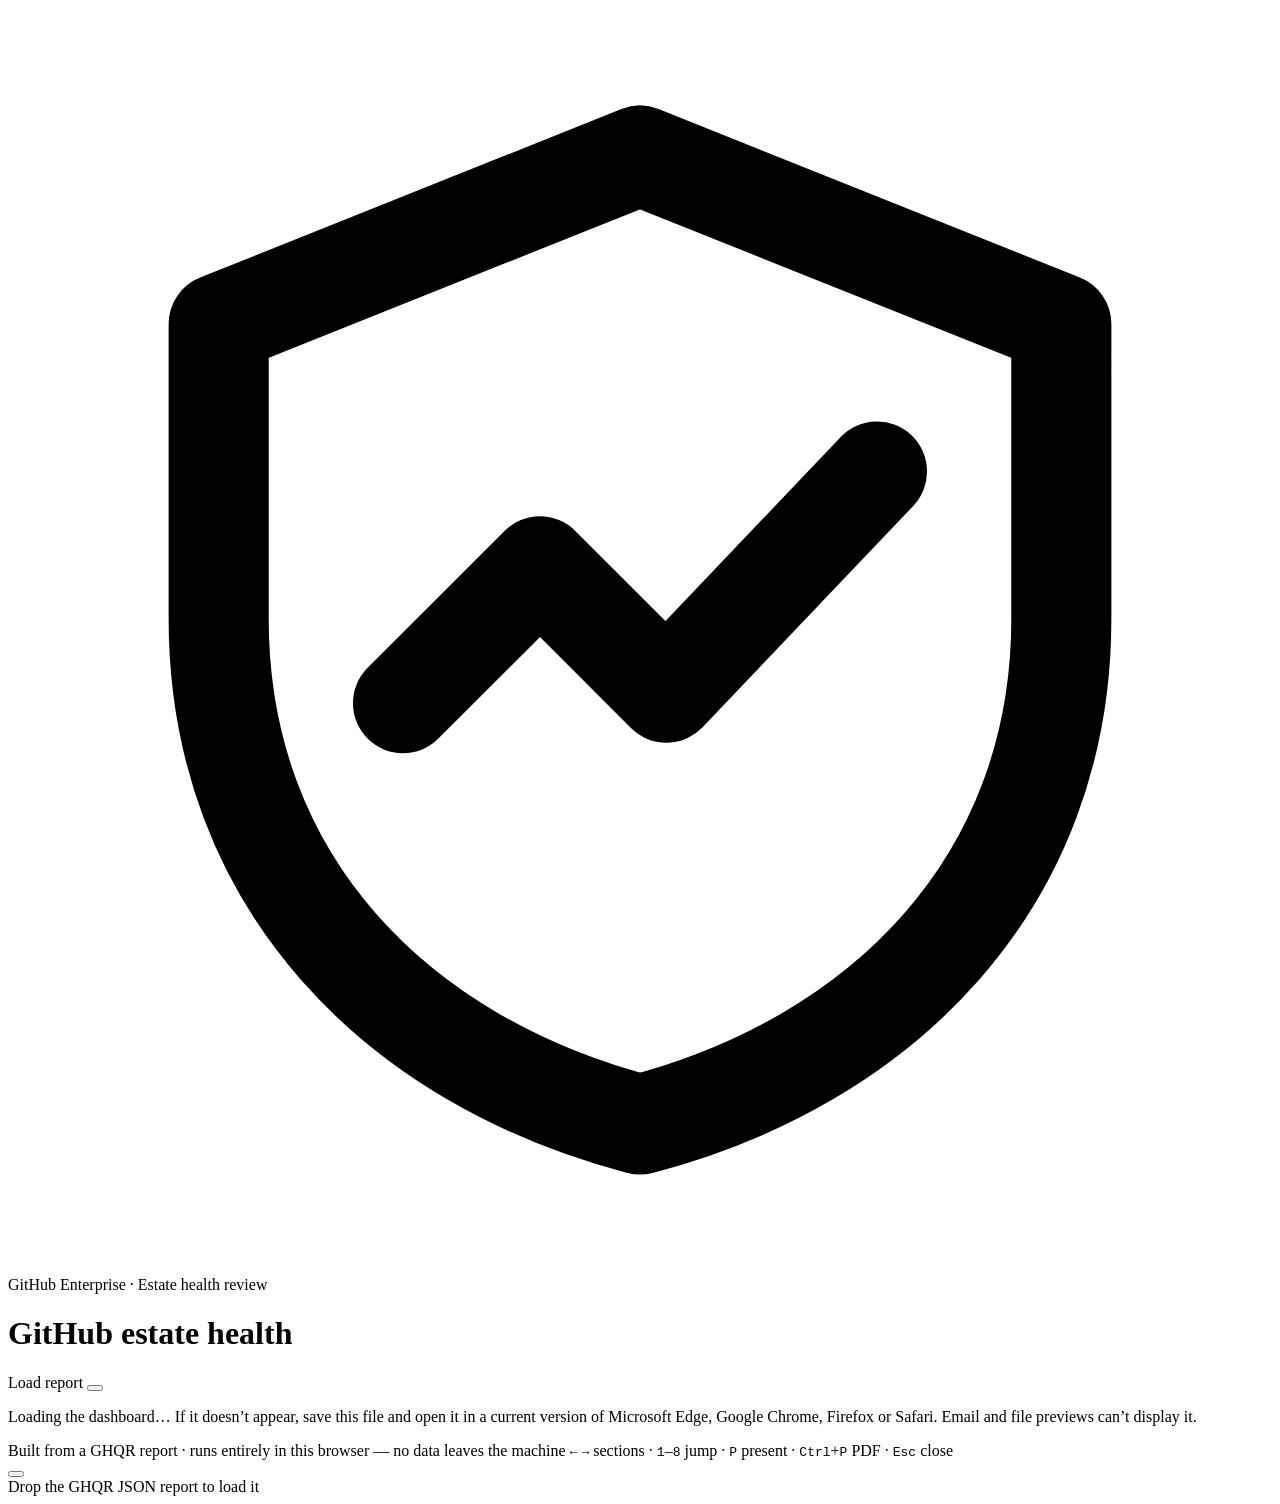
<file: dashboard/src/index.html>
<!DOCTYPE html>
<html lang="en-AU" data-theme="dark">
<head>
<meta charset="utf-8">
<meta name="viewport" content="width=device-width, initial-scale=1">
<meta name="color-scheme" content="dark light">
<meta name="robots" content="noindex, nofollow">
<title>GitHub estate health</title>
<link rel="icon" href="data:image/svg+xml,%3Csvg xmlns='http://www.w3.org/2000/svg' viewBox='0 0 32 32'%3E%3Cdefs%3E%3ClinearGradient id='g' x1='0' y1='0' x2='1' y2='1'%3E%3Cstop offset='0' stop-color='%23a78bfa'/%3E%3Cstop offset='1' stop-color='%2322d3ee'/%3E%3C/linearGradient%3E%3C/defs%3E%3Crect width='32' height='32' rx='8' fill='url(%23g)'/%3E%3Cpath d='M16 6.5l7.5 3v5.3c0 4.7-3.2 7.9-7.5 9-4.3-1.1-7.5-4.3-7.5-9V9.5z' fill='none' stroke='white' stroke-width='2' stroke-linejoin='round'/%3E%3Cpath d='M12.3 16.2l2.6 2.6 4.8-5' fill='none' stroke='white' stroke-width='2' stroke-linecap='round' stroke-linejoin='round'/%3E%3C/svg%3E">
<style>/*__GHQR_CSS__*/</style>
</head>
<body>
<header class="topbar">
  <div class="topbar-inner">
    <div class="brand-row">
      <div class="logo" aria-hidden="true"><svg viewBox="0 0 24 24" fill="none" stroke="currentColor" stroke-width="1.9" stroke-linecap="round" stroke-linejoin="round"><path d="M12 2.8l8 3.2v5.6c0 5-3.4 8.4-8 9.6-4.6-1.2-8-4.6-8-9.6V6l8-3.2z"/><path d="M7.5 13.2l2.6-2.6 2.4 2.4 4-4.2"/></svg></div>
      <div class="brand">
        <div class="eyebrow">GitHub Enterprise · Estate health review</div>
        <h1><span id="hdr-title">GitHub estate health</span><span class="hchips" id="hdr-chips"></span></h1>
        <div class="hdr-meta" id="hdr-meta"></div>
      </div>
      <div class="hdr-actions">
        <label class="btn" id="btn-load" title="Load a GHQR JSON report"><span>Load report</span><input type="file" id="file-input" accept=".json,application/json" hidden></label>
        <button class="btn" id="btn-unload" type="button" title="Unload the report and return to the upload screen" hidden></button>
        <button class="btn" id="btn-theme" type="button" title="Switch theme"></button>
        <button class="btn" id="btn-present" type="button" title="Presentation mode (P)" hidden></button>
        <button class="btn btn-primary" id="btn-export" type="button" title="Save the whole dashboard, with every finding, as a PDF" hidden></button>
      </div>
    </div>
    <nav class="tabs" id="tabs" role="tablist" aria-label="Dashboard sections" hidden></nav>
  </div>
</header>
<main id="app"><p class="boot-note">Loading the dashboard… If it doesn’t appear, save this file and open it in a current version of Microsoft Edge, Google Chrome, Firefox or Safari. Email and file previews can’t display it.</p></main>
<footer class="foot">
  <span>Built from a GHQR report · runs entirely in this browser — no data leaves the machine</span>
  <span><kbd>←</kbd> <kbd>→</kbd> sections · <kbd>1</kbd>–<kbd>8</kbd> jump · <kbd>P</kbd> present · <kbd>Ctrl</kbd>+<kbd>P</kbd> PDF · <kbd>Esc</kbd> close</span>
</footer>
<div class="scrim" id="scrim"></div>
<aside class="drawer" id="drawer" aria-hidden="true" aria-label="Details">
  <button class="drawer-close" id="drawer-close" type="button" aria-label="Close details"></button>
  <div class="drawer-body" id="drawer-body"></div>
</aside>
<div class="tooltip" id="tooltip" role="tooltip"></div>
<div class="toast" id="toast" role="status" aria-live="polite"></div>
<div class="dropzone" id="dropzone">Drop the GHQR JSON report to load it</div>
<div class="present-counter" id="present-counter"></div>
<div class="print-foot" id="print-foot" aria-hidden="true"></div>
<script id="ghqr-data" type="application/json">null</script>
<script>/*__GHQR_JS__*/</script>
</body>
</html>
</file>
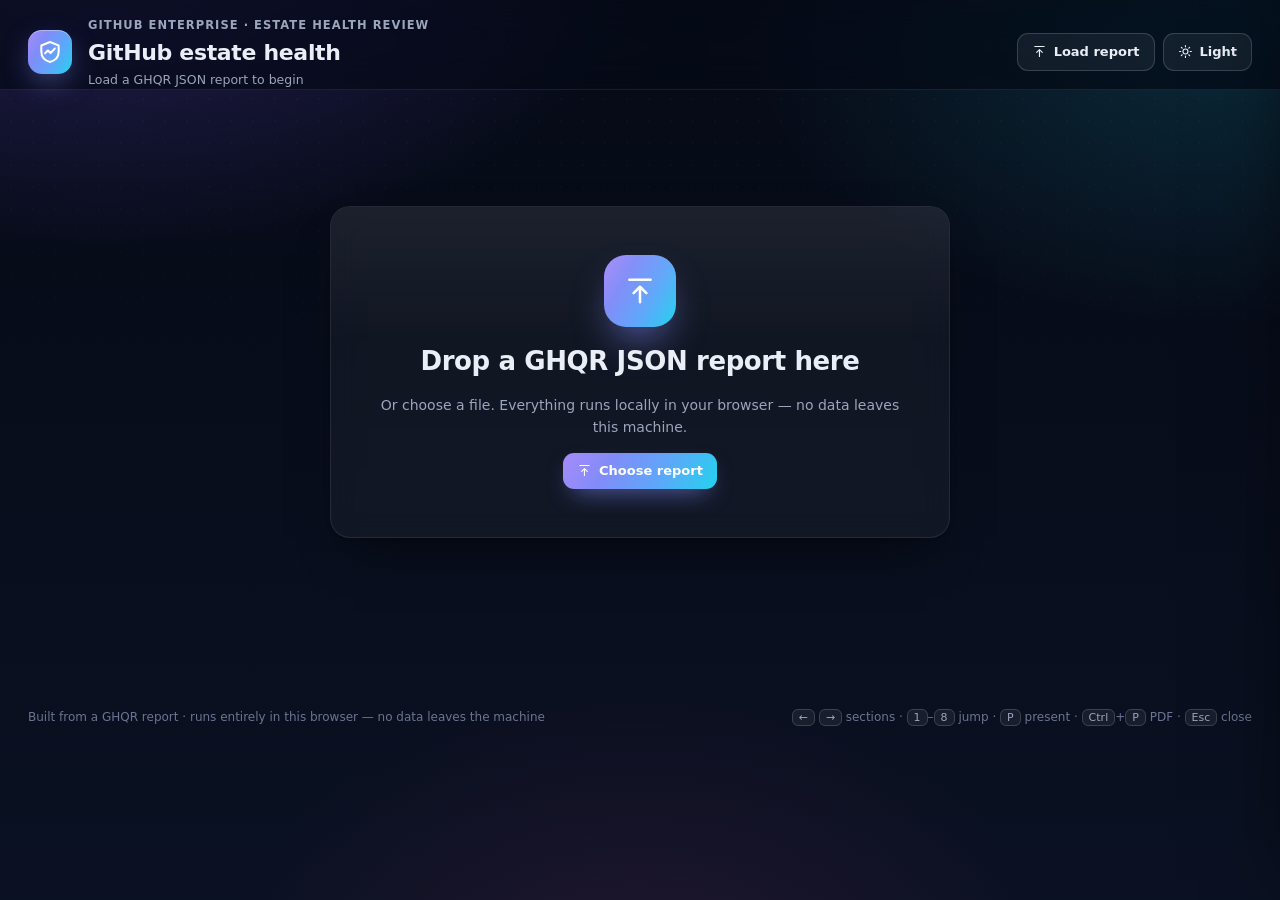
<file: dashboard/ghqr-dashboard.html>
<!DOCTYPE html>
<html lang="en-AU" data-theme="dark">
<head>
<meta charset="utf-8">
<meta name="viewport" content="width=device-width, initial-scale=1">
<meta name="color-scheme" content="dark light">
<meta name="robots" content="noindex, nofollow">
<title>GitHub estate health</title>
<link rel="icon" href="data:image/svg+xml,%3Csvg xmlns='http://www.w3.org/2000/svg' viewBox='0 0 32 32'%3E%3Cdefs%3E%3ClinearGradient id='g' x1='0' y1='0' x2='1' y2='1'%3E%3Cstop offset='0' stop-color='%23a78bfa'/%3E%3Cstop offset='1' stop-color='%2322d3ee'/%3E%3C/linearGradient%3E%3C/defs%3E%3Crect width='32' height='32' rx='8' fill='url(%23g)'/%3E%3Cpath d='M16 6.5l7.5 3v5.3c0 4.7-3.2 7.9-7.5 9-4.3-1.1-7.5-4.3-7.5-9V9.5z' fill='none' stroke='white' stroke-width='2' stroke-linejoin='round'/%3E%3Cpath d='M12.3 16.2l2.6 2.6 4.8-5' fill='none' stroke='white' stroke-width='2' stroke-linecap='round' stroke-linejoin='round'/%3E%3C/svg%3E">
<style>/* ═══ Design tokens ═════════════════════════════════════════════════════ */
:root, [data-theme="dark"] {
  color-scheme: dark;
  --bg: #060a16;
  --bg-2: #0a1122;
  --glow-1: rgba(124, 92, 255, .28);
  --glow-2: rgba(34, 211, 238, .16);
  --glow-3: rgba(236, 72, 153, .10);
  --surface: rgba(255, 255, 255, .038);
  --surface-2: rgba(255, 255, 255, .06);
  --surface-solid: #0d1427;
  --surface-hover: rgba(255, 255, 255, .07);
  --border: rgba(255, 255, 255, .085);
  --border-strong: rgba(255, 255, 255, .16);
  --text: #eaeef7;
  --muted: #9ba5bc;
  --faint: #6b7592;
  --accent: #818cf8;
  --accent-2: #22d3ee;
  --accent-3: #c084fc;
  --grad: linear-gradient(120deg, #a78bfa 0%, #818cf8 30%, #60a5fa 62%, #22d3ee 100%);
  --grad-soft: linear-gradient(135deg, rgba(167, 139, 250, .18), rgba(34, 211, 238, .12));
  --rag-green: #34d399; --rag-green-2: #10b981;
  --rag-amber: #fbbf24; --rag-amber-2: #f59e0b;
  --rag-red: #fb7185; --rag-red-2: #e11d48;
  --rag-none: #64748b; --rag-none-2: #475569;
  --sev-critical: #ff4d6d;
  --sev-high: #ff8a4c;
  --sev-medium: #ffc53d;
  --sev-low: #60a5fa;
  --sev-info: #8b95a7;
  --seq-0: #818cf8; --seq-1: #22d3ee; --seq-2: #a78bfa; --seq-3: #34d399; --seq-4: #f472b6; --seq-5: #fbbf24;
  --track: rgba(255, 255, 255, .075);
  --shadow: 0 24px 48px -24px rgba(0, 0, 0, .75), 0 2px 6px -2px rgba(0, 0, 0, .4);
  --shadow-lg: 0 40px 80px -30px rgba(0, 0, 0, .8);
  --radius: 20px;
  --radius-sm: 12px;
  --header-bg: rgba(6, 10, 22, .72);
}
[data-theme="light"] {
  color-scheme: light;
  --bg: #f3f5fb;
  --bg-2: #e9edf7;
  --glow-1: rgba(124, 92, 255, .16);
  --glow-2: rgba(34, 211, 238, .14);
  --glow-3: rgba(236, 72, 153, .07);
  --surface: rgba(255, 255, 255, .78);
  --surface-2: rgba(15, 23, 42, .035);
  --surface-solid: #ffffff;
  --surface-hover: #ffffff;
  --border: rgba(15, 23, 42, .08);
  --border-strong: rgba(15, 23, 42, .16);
  --text: #0f172a;
  --muted: #56617a;
  --faint: #8a93a8;
  --accent: #6366f1;
  --accent-2: #0891b2;
  --accent-3: #9333ea;
  --grad: linear-gradient(120deg, #7c3aed 0%, #6366f1 35%, #2563eb 65%, #0891b2 100%);
  --grad-soft: linear-gradient(135deg, rgba(124, 58, 237, .10), rgba(8, 145, 178, .08));
  --rag-green: #10b981; --rag-green-2: #059669;
  --rag-amber: #f59e0b; --rag-amber-2: #d97706;
  --rag-red: #f43f5e; --rag-red-2: #be123c;
  --sev-critical: #e11d48;
  --sev-high: #f97316;
  --sev-medium: #eab308;
  --sev-low: #3b82f6;
  --sev-info: #94a3b8;
  --seq-0: #6366f1; --seq-1: #0891b2; --seq-2: #8b5cf6; --seq-3: #10b981; --seq-4: #ec4899; --seq-5: #f59e0b;
  --track: rgba(15, 23, 42, .07);
  --shadow: 0 18px 40px -22px rgba(15, 23, 42, .28), 0 2px 6px -2px rgba(15, 23, 42, .08);
  --shadow-lg: 0 30px 70px -30px rgba(15, 23, 42, .35);
  --header-bg: rgba(243, 245, 251, .78);
}

/* ═══ Base ══════════════════════════════════════════════════════════════ */
* { box-sizing: border-box; }
html { scroll-behavior: smooth; }
body {
  margin: 0;
  min-height: 100vh;
  background: var(--bg);
  color: var(--text);
  font: 14px/1.55 "Segoe UI Variable Text", "Segoe UI", Inter, system-ui, -apple-system, "Helvetica Neue", Arial, sans-serif;
  -webkit-font-smoothing: antialiased;
  overflow-x: hidden;
}
body::before {
  content: "";
  position: fixed;
  inset: 0;
  z-index: -1;
  pointer-events: none;
  background:
    radial-gradient(900px 520px at 8% -8%, var(--glow-1), transparent 62%),
    radial-gradient(800px 480px at 96% 4%, var(--glow-2), transparent 60%),
    radial-gradient(700px 520px at 50% 110%, var(--glow-3), transparent 60%),
    linear-gradient(180deg, var(--bg) 0%, var(--bg-2) 100%);
}
body::after {
  content: "";
  position: fixed;
  inset: 0;
  z-index: -1;
  pointer-events: none;
  opacity: .5;
  background-image: radial-gradient(rgba(255, 255, 255, .05) 1px, transparent 1px);
  background-size: 22px 22px;
  mask-image: linear-gradient(180deg, #000 0%, transparent 70%);
}
[data-theme="light"] body::after { background-image: radial-gradient(rgba(15, 23, 42, .06) 1px, transparent 1px); }
h1, h2, h3, h4 { font-family: "Segoe UI Variable Display", "Segoe UI", Inter, system-ui, sans-serif; letter-spacing: -.015em; margin: 0; }
h3 { font-size: 16px; font-weight: 650; display: flex; align-items: center; gap: 8px; }
h4 { font-size: 12px; font-weight: 650; color: var(--muted); text-transform: uppercase; letter-spacing: .07em; }
p { margin: 0; }
a { color: var(--accent); }
button { font: inherit; color: inherit; }
code { font-family: "Cascadia Code", Consolas, ui-monospace, monospace; font-size: .88em; padding: 1px 6px; border-radius: 6px; background: var(--surface-2); border: 1px solid var(--border); }
code.warn { color: var(--sev-high); border-color: color-mix(in srgb, var(--sev-high) 40%, transparent); }
[hidden] { display: none !important; }
.ic { width: 1.15em; height: 1.15em; flex: none; vertical-align: -.2em; }
.muted { color: var(--muted); }
.small { font-size: 12px; }
.nowrap { white-space: nowrap; }
.grow { flex: 1; }
.na { color: var(--faint); }
.t-crit { color: var(--sev-critical); }
.t-high { color: var(--sev-high); }
.grad-text { background: var(--grad); -webkit-background-clip: text; background-clip: text; color: transparent; }
::selection { background: color-mix(in srgb, var(--accent) 35%, transparent); }
::-webkit-scrollbar { width: 10px; height: 10px; }
::-webkit-scrollbar-thumb { background: var(--border-strong); border-radius: 10px; border: 2px solid transparent; background-clip: padding-box; }
:focus-visible { outline: 2px solid var(--accent-2); outline-offset: 2px; border-radius: 8px; }

/* ═══ Header ════════════════════════════════════════════════════════════ */
.topbar {
  position: sticky;
  top: 0;
  z-index: 40;
  backdrop-filter: blur(18px) saturate(1.4);
  -webkit-backdrop-filter: blur(18px) saturate(1.4);
  background: var(--header-bg);
  border-bottom: 1px solid var(--border);
}
.topbar-inner { max-width: 1520px; margin: 0 auto; padding: 14px 28px 0; }
.brand-row { display: flex; align-items: center; gap: 16px; flex-wrap: wrap; }
.logo {
  width: 44px; height: 44px; border-radius: 14px; flex: none;
  display: grid; place-items: center;
  background: var(--grad);
  box-shadow: 0 10px 30px -8px color-mix(in srgb, var(--accent) 70%, transparent), inset 0 1px 0 rgba(255, 255, 255, .35);
}
.logo svg { width: 26px; height: 26px; color: #fff; }
.brand { min-width: 0; }
.eyebrow { display: inline-flex; align-items: center; gap: 6px; font-size: 11.5px; font-weight: 650; letter-spacing: .09em; text-transform: uppercase; color: var(--muted); }
.brand h1 { font-size: 22px; font-weight: 700; display: flex; align-items: center; gap: 10px; flex-wrap: wrap; }
.hchips { display: inline-flex; gap: 6px; }
.hchip { display: inline-flex; align-items: center; gap: 5px; font-size: 11px; font-weight: 650; letter-spacing: .03em; padding: 3px 9px; border-radius: 999px; border: 1px solid var(--border-strong); background: var(--surface-2); color: var(--muted); }
.hchip .ic { width: 12px; height: 12px; }
.hdr-meta { font-size: 12.5px; color: var(--muted); display: flex; align-items: center; flex-wrap: wrap; gap: 4px 0; }
.hdr-meta .sep { width: 4px; height: 4px; border-radius: 50%; background: var(--faint); margin: 0 10px; display: inline-block; }
.hdr-actions { margin-left: auto; display: flex; gap: 8px; flex-wrap: wrap; }

.btn {
  display: inline-flex; align-items: center; gap: 7px; cursor: pointer;
  padding: 8px 14px; border-radius: 11px; font-weight: 600; font-size: 13px;
  border: 1px solid var(--border-strong); background: var(--surface-2); color: var(--text);
  transition: transform .15s ease, background .2s ease, border-color .2s ease, box-shadow .2s ease;
}
.btn:hover { background: var(--surface-hover); border-color: color-mix(in srgb, var(--accent) 50%, var(--border-strong)); transform: translateY(-1px); }
.btn:active { transform: translateY(0); }
.btn-primary { border: 0; color: #fff; background: var(--grad); box-shadow: 0 10px 24px -10px color-mix(in srgb, var(--accent) 80%, transparent); }
.btn-primary:hover { background: var(--grad); filter: brightness(1.08); }
.btn-ghost { background: transparent; }
.btn.small { padding: 6px 11px; font-size: 12.5px; }

.tabs { position: relative; display: flex; gap: 2px; margin-top: 12px; overflow-x: auto; scrollbar-width: none; }
.tabs::-webkit-scrollbar { display: none; }
.tabs button {
  display: inline-flex; align-items: center; gap: 7px; white-space: nowrap; cursor: pointer;
  padding: 11px 14px 13px; border: 0; background: none; color: var(--muted); font-weight: 600; font-size: 13.5px;
  border-radius: 10px 10px 0 0; transition: color .2s ease, background .2s ease;
}
.tabs button:hover { color: var(--text); background: var(--surface-2); }
.tabs button.active { color: var(--text); }
.tabs button.active .ic { color: var(--accent-2); }
.tab-ink { position: absolute; left: 0; bottom: 0; height: 3px; border-radius: 3px 3px 0 0; background: var(--grad); box-shadow: 0 0 16px color-mix(in srgb, var(--accent) 80%, transparent); transition: transform .35s cubic-bezier(.2, .8, .2, 1), width .35s cubic-bezier(.2, .8, .2, 1); }

/* ═══ Layout ════════════════════════════════════════════════════════════ */
main { max-width: 1520px; margin: 0 auto; padding: 26px 28px 80px; }
.panel > section + section { margin-top: 22px; }
.grid-2 { display: grid; grid-template-columns: repeat(2, minmax(0, 1fr)); gap: 22px; }
.grid-3 { display: grid; grid-template-columns: repeat(3, minmax(0, 1fr)); gap: 22px; }
.grid-4 { display: grid; grid-template-columns: repeat(4, minmax(0, 1fr)); gap: 22px; }
.section-head { display: flex; align-items: flex-end; justify-content: space-between; gap: 16px; margin: 6px 2px 16px; flex-wrap: wrap; }
.section-head p { color: var(--muted); margin-top: 4px; }
.page-head { padding: 6px 2px 4px; }
.page-head h2 { font-size: 30px; font-weight: 700; margin: 6px 0 6px; }
.page-head p { color: var(--muted); max-width: 820px; font-size: 14.5px; }

.card {
  position: relative;
  background: var(--surface);
  border: 1px solid var(--border);
  border-radius: var(--radius);
  padding: 20px 22px;
  box-shadow: var(--shadow);
  backdrop-filter: blur(14px);
  -webkit-backdrop-filter: blur(14px);
}
.card::before {
  content: ""; position: absolute; inset: 0; border-radius: inherit; pointer-events: none;
  background: linear-gradient(180deg, rgba(255, 255, 255, .05), transparent 40%);
}
[data-theme="light"] .card::before { background: linear-gradient(180deg, rgba(255, 255, 255, .9), transparent 50%); opacity: .6; }
.card.center { text-align: center; }
.card-head { position: relative; display: flex; align-items: flex-start; justify-content: space-between; gap: 12px; margin-bottom: 16px; flex-wrap: wrap; }
.card-head p { margin-top: 4px; font-size: 13px; }
.tag { display: inline-flex; align-items: center; gap: 4px; font-size: 11px; font-weight: 650; padding: 2px 8px; border-radius: 999px; background: var(--surface-2); border: 1px solid var(--border); color: var(--muted); white-space: nowrap; }
.tag .ic { width: 12px; height: 12px; }
.tag-muted { opacity: .8; }
.tag-good { color: var(--rag-green); border-color: color-mix(in srgb, var(--rag-green) 40%, transparent); }

/* ═══ Reveal & motion ═══════════════════════════════════════════════════ */
@keyframes rise { from { opacity: 0; transform: translateY(14px) scale(.985); } }
@keyframes dash { from { stroke-dashoffset: var(--from); } }
@keyframes needle { from { transform: rotate(var(--a0)); } }
@keyframes grow { from { width: 0; } }
@keyframes growY { from { height: 0; } }
@keyframes donut-in { from { stroke-dasharray: 0 var(--c); } }
@keyframes ring-in { from { stroke-dasharray: 0 var(--c); } }
@keyframes float { 0%, 100% { transform: translate3d(0, 0, 0); } 50% { transform: translate3d(0, -14px, 0); } }
.animate .reveal { animation: rise .7s cubic-bezier(.2, .8, .2, 1) both; animation-delay: calc(var(--d, 0) * 55ms); }
.animate .g-val { animation: dash 1.5s cubic-bezier(.2, .8, .2, 1) both .15s; }
.animate .g-needle { animation: needle 1.6s cubic-bezier(.34, 1.3, .5, 1) both .15s; }
.animate .donut-seg { animation: donut-in 1.2s cubic-bezier(.2, .8, .2, 1) both; animation-delay: calc(.2s + var(--i, 0) * 90ms); }
.animate .ring-val { animation: ring-in 1.3s cubic-bezier(.2, .8, .2, 1) both .2s; }
.animate .hbar-fill, .animate .cov-fill, .animate .sb-fill, .animate .f-bar i { animation: grow 1s cubic-bezier(.2, .8, .2, 1) both; animation-delay: calc(.15s + var(--i, 0) * 45ms); }
.animate .vbar-fill { animation: growY 1s cubic-bezier(.2, .8, .2, 1) both; animation-delay: calc(.15s + var(--i, 0) * 70ms); }
.animate .stack-seg { animation: grow .9s cubic-bezier(.2, .8, .2, 1) both; animation-delay: calc(.2s + var(--i, 0) * 60ms); }
@media (prefers-reduced-motion: reduce) { *, *::before, *::after { animation: none !important; transition: none !important; } }

/* ═══ Gauges, rings, donuts ═════════════════════════════════════════════ */
.gauge, .ring, .donut, .risk { display: block; max-width: 100%; height: auto; overflow: visible; }
.g-track { fill: none; stroke: var(--track); stroke-linecap: round; }
.g-ghost { fill: none; stroke: var(--muted); opacity: .28; stroke-linecap: round; }
.g-val { fill: none; stroke-linecap: round; }
.g-zone { fill: none; opacity: .75; stroke-linecap: round; }
.g-tick { stroke: var(--faint); stroke-width: 1; opacity: .55; }
.g-tick.major { stroke: var(--muted); stroke-width: 1.6; opacity: .9; }
.g-needle { transform: rotate(var(--a)); transform-box: view-box; }
.g-needle-body { fill: var(--text); filter: drop-shadow(0 2px 6px rgba(0, 0, 0, .45)); }
.g-hub { fill: var(--surface-solid); stroke: var(--text); stroke-width: 3; }
.g-num { fill: var(--text); font-weight: 750; text-anchor: middle; font-variant-numeric: tabular-nums; letter-spacing: -.03em; font-family: "Segoe UI Variable Display", "Segoe UI", system-ui, sans-serif; }
.g-label { fill: var(--muted); text-anchor: middle; font-weight: 600; letter-spacing: .02em; }
.ring-track { fill: none; stroke: var(--track); }
.ring-val { fill: none; stroke-linecap: round; }
.ring-num { fill: var(--text); text-anchor: middle; font-weight: 750; font-variant-numeric: tabular-nums; }
.donut-track { fill: none; stroke: var(--track); }
.donut-seg { fill: none; cursor: pointer; transition: filter .2s ease; }
.donut-seg:hover { filter: brightness(1.2); }
.donut-num { fill: var(--text); text-anchor: middle; font-weight: 750; font-variant-numeric: tabular-nums; letter-spacing: -.02em; }
.donut-sub { fill: var(--muted); text-anchor: middle; font-weight: 600; }

.band { display: inline-flex; align-items: center; gap: 6px; font-size: 11.5px; font-weight: 700; letter-spacing: .04em; text-transform: uppercase; padding: 3px 10px; border-radius: 999px; border: 1px solid; white-space: nowrap; }
.band::before { content: ""; width: 7px; height: 7px; border-radius: 50%; background: currentColor; box-shadow: 0 0 10px currentColor; }
.band-green { color: var(--rag-green); border-color: color-mix(in srgb, var(--rag-green) 40%, transparent); background: color-mix(in srgb, var(--rag-green) 12%, transparent); }
.band-amber { color: var(--rag-amber); border-color: color-mix(in srgb, var(--rag-amber) 40%, transparent); background: color-mix(in srgb, var(--rag-amber) 12%, transparent); }
.band-red { color: var(--rag-red); border-color: color-mix(in srgb, var(--rag-red) 40%, transparent); background: color-mix(in srgb, var(--rag-red) 12%, transparent); }
.band-none { color: var(--muted); border-color: var(--border); }
.band-lg { font-size: 13px; padding: 5px 14px; }
.legend-inline { display: flex; gap: 14px; color: var(--muted); font-size: 12px; flex-wrap: wrap; }
.legend-inline span { display: inline-flex; align-items: center; gap: 6px; }
.lg { width: 10px; height: 10px; border-radius: 3px; display: inline-block; }
.lg-red { background: var(--rag-red); } .lg-amber { background: var(--rag-amber); } .lg-green { background: var(--rag-green); }

.sev { display: inline-flex; align-items: center; gap: 5px; font-size: 11px; font-weight: 700; letter-spacing: .02em; padding: 2px 8px; border-radius: 999px; white-space: nowrap; color: var(--c); background: color-mix(in srgb, var(--c) 14%, transparent); border: 1px solid color-mix(in srgb, var(--c) 38%, transparent); }
.sev-critical { --c: var(--sev-critical); } .sev-high { --c: var(--sev-high); } .sev-medium { --c: var(--sev-medium); } .sev-low { --c: var(--sev-low); } .sev-info { --c: var(--sev-info); }
.dot { width: 9px; height: 9px; border-radius: 50%; background: var(--c); box-shadow: 0 0 10px var(--c); display: inline-block; flex: none; }

/* ═══ Hero ══════════════════════════════════════════════════════════════ */
.hero {
  display: grid; grid-template-columns: 330px minmax(0, 1fr) 330px; gap: 28px; align-items: center;
  padding: 30px 34px; overflow: hidden; border-radius: 26px;
  background: linear-gradient(135deg, rgba(129, 140, 248, .12), rgba(34, 211, 238, .05) 45%, rgba(255, 255, 255, .02)), var(--surface);
  box-shadow: var(--shadow-lg);
}
[data-theme="light"] .hero { background: linear-gradient(135deg, rgba(99, 102, 241, .08), rgba(8, 145, 178, .05) 45%, #fff), var(--surface); }
.hero-glow { position: absolute; width: 440px; height: 440px; left: -70px; top: -90px; border-radius: 50%; background: radial-gradient(circle, color-mix(in srgb, var(--accent) 34%, transparent), transparent 65%); filter: blur(20px); animation: float 9s ease-in-out infinite; pointer-events: none; }
.hero-gauge { position: relative; display: flex; flex-direction: column; align-items: center; gap: 4px; }
.hero-copy { position: relative; }
.hero-title { font-size: 34px; line-height: 1.14; font-weight: 750; margin: 10px 0 14px; letter-spacing: -.025em; background: linear-gradient(180deg, var(--text) 30%, color-mix(in srgb, var(--text) 65%, var(--accent))); -webkit-background-clip: text; background-clip: text; color: transparent; }
.hero-text { color: var(--muted); font-size: 15.5px; line-height: 1.65; max-width: 720px; }
.hero-text b { color: var(--text); font-weight: 650; }
.hero-text b.t-crit { color: var(--sev-critical); } .hero-text b.t-high { color: var(--sev-high); }
.hero-chips { display: flex; flex-wrap: wrap; gap: 10px; margin-top: 20px; }
.verdict, .chip-btn { display: inline-flex; align-items: center; gap: 8px; padding: 9px 14px; border-radius: 12px; font-size: 13px; cursor: pointer; border: 1px solid var(--border-strong); background: var(--surface-2); transition: transform .15s ease, border-color .2s ease; }
.verdict:hover, .chip-btn:hover { transform: translateY(-1px); border-color: color-mix(in srgb, var(--accent) 60%, transparent); }
.verdict-red { color: var(--rag-red); border-color: color-mix(in srgb, var(--rag-red) 45%, transparent); background: color-mix(in srgb, var(--rag-red) 12%, transparent); }
.verdict-amber { color: var(--rag-amber); border-color: color-mix(in srgb, var(--rag-amber) 45%, transparent); background: color-mix(in srgb, var(--rag-amber) 10%, transparent); }
.verdict-green { color: var(--rag-green); border-color: color-mix(in srgb, var(--rag-green) 45%, transparent); background: color-mix(in srgb, var(--rag-green) 10%, transparent); }
.chip-btn b { color: var(--accent-2); }
.hero-sev { position: relative; display: flex; flex-direction: column; align-items: center; gap: 14px; }
.sev-legend { list-style: none; margin: 0; padding: 0; width: 100%; display: grid; grid-template-columns: 1fr 1fr; gap: 6px 10px; }
.sev-legend li:last-child { grid-column: span 2; }
.sev-legend button { width: 100%; display: flex; align-items: center; gap: 8px; padding: 6px 10px; border-radius: 10px; border: 1px solid var(--border); background: var(--surface-2); cursor: pointer; font-size: 12.5px; color: var(--muted); transition: border-color .2s ease, background .2s ease; }
.sev-legend button:hover { border-color: var(--border-strong); background: var(--surface-hover); color: var(--text); }
.sev-legend b { margin-left: auto; color: var(--text); font-variant-numeric: tabular-nums; }

/* ═══ KPI tiles ═════════════════════════════════════════════════════════ */
.kpis { display: grid; grid-template-columns: repeat(auto-fit, minmax(160px, 1fr)); gap: 14px; }
.kpi {
  position: relative; display: flex; flex-direction: column; gap: 6px; padding: 15px 16px 14px; border-radius: 16px; cursor: default;
  background: var(--surface); border: 1px solid var(--border); box-shadow: var(--shadow); overflow: hidden;
  transition: transform .2s ease, border-color .2s ease;
}
.kpi[data-goto] { cursor: pointer; }
.kpi:hover { transform: translateY(-3px); border-color: var(--border-strong); }
.kpi::after { content: ""; position: absolute; right: -34px; top: -34px; width: 100px; height: 100px; border-radius: 50%; background: radial-gradient(circle, color-mix(in srgb, var(--kc, var(--accent)) 30%, transparent), transparent 70%); pointer-events: none; }
.kpi.tone-bad { --kc: var(--rag-red); } .kpi.tone-warn { --kc: var(--rag-amber); } .kpi.tone-good { --kc: var(--rag-green); }
.kpi-top { display: flex; align-items: center; gap: 9px; min-width: 0; }
.kpi-icon { width: 30px; height: 30px; border-radius: 10px; display: grid; place-items: center; flex: none; color: var(--kc, var(--accent)); background: color-mix(in srgb, var(--kc, var(--accent)) 15%, transparent); border: 1px solid color-mix(in srgb, var(--kc, var(--accent)) 30%, transparent); }
.kpi-icon .ic { width: 16px; height: 16px; }
.kpi-label { font-size: 12px; color: var(--muted); font-weight: 650; white-space: nowrap; overflow: hidden; text-overflow: ellipsis; }
.kpi-value { font-size: 30px; font-weight: 750; letter-spacing: -.03em; line-height: 1.1; margin-top: 4px; font-variant-numeric: tabular-nums; font-family: "Segoe UI Variable Display", "Segoe UI", system-ui, sans-serif; }
.kpi-sub { font-size: 12px; color: var(--muted); white-space: nowrap; overflow: hidden; text-overflow: ellipsis; }

/* ═══ Domain dials ══════════════════════════════════════════════════════ */
.domains { display: grid; grid-template-columns: repeat(6, minmax(0, 1fr)); gap: 16px; }
.domain {
  text-align: left; cursor: pointer; display: flex; flex-direction: column; gap: 6px; padding: 18px; overflow: hidden;
  transition: transform .25s cubic-bezier(.2, .8, .2, 1), border-color .25s ease, box-shadow .25s ease;
}
.domain:hover { transform: translateY(-5px); border-color: color-mix(in srgb, var(--gc) 55%, transparent); box-shadow: var(--shadow), 0 20px 50px -20px color-mix(in srgb, var(--gc) 55%, transparent); }
.glow-green { --gc: var(--rag-green); } .glow-amber { --gc: var(--rag-amber); } .glow-red { --gc: var(--rag-red); } .glow-none { --gc: var(--rag-none); }
.domain::after { content: ""; position: absolute; left: 18%; right: 18%; bottom: 0; height: 2px; border-radius: 2px; background: var(--gc); box-shadow: 0 0 18px var(--gc); opacity: .8; }
.domain-top { display: flex; align-items: center; justify-content: space-between; }
.domain-icon { width: 34px; height: 34px; border-radius: 11px; display: grid; place-items: center; color: var(--gc); background: color-mix(in srgb, var(--gc) 14%, transparent); border: 1px solid color-mix(in srgb, var(--gc) 30%, transparent); }
.domain .band { font-size: 10px; padding: 2px 8px; }
.domain-gauge { display: flex; justify-content: center; margin: 4px 0 -6px; }
.domain-title { font-weight: 700; font-size: 14.5px; letter-spacing: -.01em; }
.domain-meta { font-size: 12px; color: var(--muted); }
.domain-gap { display: flex; gap: 6px; align-items: flex-start; font-size: 12px; color: var(--muted); padding-top: 8px; margin-top: auto; border-top: 1px dashed var(--border); }
.domain-gap .ic { color: var(--gc); margin-top: 1px; }
.domain-gap b { color: var(--text); }
.domain-gap.ok .ic { color: var(--rag-green); }

/* ═══ Strengths & focus ═════════════════════════════════════════════════ */
.strengths, .focus { list-style: none; margin: 0; padding: 0; display: flex; flex-direction: column; gap: 8px; }
.strengths button, .focus button {
  width: 100%; display: flex; align-items: center; gap: 12px; text-align: left; cursor: pointer;
  padding: 10px 12px; border-radius: 13px; border: 1px solid var(--border); background: var(--surface-2);
  transition: transform .2s ease, border-color .2s ease, background .2s ease;
}
.strengths button:hover, .focus button:hover { transform: translateX(3px); border-color: var(--border-strong); background: var(--surface-hover); }
.s-ic { width: 30px; height: 30px; border-radius: 10px; display: grid; place-items: center; flex: none; color: var(--rag-green); background: color-mix(in srgb, var(--rag-green) 14%, transparent); border: 1px solid color-mix(in srgb, var(--rag-green) 32%, transparent); }
.s-body, .f-body { flex: 1; min-width: 0; display: flex; flex-direction: column; gap: 2px; }
.s-body b, .f-body b { font-weight: 650; font-size: 13.5px; }
.s-body small, .f-body small { color: var(--muted); font-size: 12px; display: flex; align-items: center; gap: 6px; flex-wrap: wrap; }
.f-rank { width: 30px; height: 30px; border-radius: 10px; display: grid; place-items: center; flex: none; font-weight: 800; color: #fff; background: var(--grad); box-shadow: 0 6px 16px -6px color-mix(in srgb, var(--accent) 80%, transparent); }
.f-uplift { display: flex; align-items: center; gap: 6px; flex: none; }
.f-uplift b { color: var(--rag-green); font-weight: 750; font-variant-numeric: tabular-nums; }
.f-uplift small { color: var(--muted); font-size: 11px; }
.f-bar { width: 70px; height: 6px; border-radius: 6px; background: var(--track); overflow: hidden; }
.f-bar i { display: block; height: 100%; width: var(--w); border-radius: inherit; background: linear-gradient(90deg, var(--rag-green-2), var(--rag-green)); box-shadow: 0 0 10px var(--rag-green); }
li.empty { color: var(--muted); padding: 10px; }

/* ═══ Estate map ════════════════════════════════════════════════════════ */
.treemap { position: relative; width: 100%; min-height: 340px; border-radius: 14px; overflow: hidden; }
.tm-org { position: absolute; border-radius: 12px; background: var(--surface-2); border: 1px solid var(--border); overflow: hidden; }
.tm-head { position: absolute; left: 0; right: 0; top: 0; height: 24px; display: flex; align-items: center; gap: 6px; padding: 0 8px; border: 0; background: none; cursor: pointer; font-size: 11.5px; color: var(--muted); text-align: left; white-space: nowrap; overflow: hidden; }
.tm-head b { color: var(--text); font-weight: 700; overflow: hidden; text-overflow: ellipsis; }
.tm-head span { opacity: .8; }
.tm-head i { margin-left: auto; font-style: normal; font-weight: 750; font-size: 11px; color: var(--c); padding: 1px 7px; border-radius: 999px; background: color-mix(in srgb, var(--c) 15%, transparent); }
.tm-head:hover b { color: var(--accent-2); }
.tm-tile {
  position: absolute; border: 0; padding: 0 6px; cursor: pointer; overflow: hidden; border-radius: 6px;
  display: flex; align-items: flex-end; font-size: 10.5px; font-weight: 650; text-align: left; color: rgba(8, 12, 24, .82);
  background: linear-gradient(160deg, color-mix(in srgb, var(--c) 92%, #fff), color-mix(in srgb, var(--c) 78%, #000));
  box-shadow: inset 0 1px 0 rgba(255, 255, 255, .28);
  transition: transform .18s ease, filter .18s ease, box-shadow .18s ease; z-index: 1;
}
.tm-tile span { white-space: nowrap; overflow: hidden; text-overflow: ellipsis; padding-bottom: 4px; }
.tm-tile:hover { transform: scale(1.12); filter: brightness(1.12) saturate(1.1); z-index: 5; box-shadow: 0 10px 26px -6px rgba(0, 0, 0, .6), 0 0 0 2px var(--text); }
.tm-tile.archived { background: repeating-linear-gradient(135deg, rgba(148, 163, 184, .35) 0 6px, rgba(148, 163, 184, .18) 6px 12px); color: var(--muted); }
.tm-legend { display: flex; align-items: center; gap: 8px; font-size: 11.5px; color: var(--muted); }
.tm-scale { display: inline-block; width: 150px; height: 8px; border-radius: 8px; background: linear-gradient(90deg, rgb(251, 113, 133), rgb(251, 191, 36) 45%, rgb(52, 211, 153)); }
.tm-arch { display: inline-flex; align-items: center; gap: 5px; margin-left: 10px; }
.tm-arch i { width: 12px; height: 12px; border-radius: 3px; background: repeating-linear-gradient(135deg, rgba(148, 163, 184, .5) 0 3px, rgba(148, 163, 184, .2) 3px 6px); }

/* ═══ Categories & insights ═════════════════════════════════════════════ */
.cats { display: flex; flex-direction: column; gap: 6px; }
.cat-row { display: grid; grid-template-columns: 200px minmax(0, 1fr) 48px; align-items: center; gap: 12px; padding: 7px 8px; border-radius: 10px; border: 0; background: none; cursor: pointer; text-align: left; transition: background .2s ease; }
.cat-row:hover { background: var(--surface-2); }
.cat-label { font-size: 13px; color: var(--muted); white-space: nowrap; overflow: hidden; text-overflow: ellipsis; }
.cat-row:hover .cat-label { color: var(--text); }
.cat-bar { display: block; width: var(--w); min-width: 6px; }
.cat-row b { text-align: right; font-variant-numeric: tabular-nums; }
.stack { display: flex; height: 12px; border-radius: 12px; overflow: hidden; background: var(--track); gap: 2px; }
.stack.empty { opacity: .5; }
.stack-seg { display: block; height: 100%; width: var(--w); background: var(--c); box-shadow: inset 0 1px 0 rgba(255, 255, 255, .25); }
.insights { display: grid; grid-template-columns: repeat(3, minmax(0, 1fr)); gap: 14px; }
.insight { display: flex; gap: 12px; padding: 16px 18px; border-radius: 16px; border-top: 3px solid var(--tc); transition: transform .25s cubic-bezier(.2, .8, .2, 1), border-color .2s ease, box-shadow .25s ease; }
.insight[data-open-control] { cursor: pointer; }
.insight[data-open-control]:hover { transform: translateY(-3px); border-color: var(--border-strong); border-top-color: var(--tc); box-shadow: var(--shadow), 0 16px 40px -22px var(--tc); }
.insight > div { position: relative; }
.insight b { font-size: 14px; font-weight: 650; line-height: 1.35; display: block; }
.insight p { color: var(--muted); font-size: 12.8px; margin-top: 6px; line-height: 1.55; }
.i-ic { position: relative; width: 34px; height: 34px; flex: none; border-radius: 11px; display: grid; place-items: center; color: var(--tc); background: color-mix(in srgb, var(--tc) 14%, transparent); border: 1px solid color-mix(in srgb, var(--tc) 30%, transparent); }
.tone-bad { --tc: var(--rag-red); } .tone-warn { --tc: var(--rag-amber); } .tone-good { --tc: var(--rag-green); } .tone-info { --tc: var(--accent-2); }
.imp { flex: none; font-size: 11px; font-weight: 650; padding: 2px 9px; border-radius: 999px; color: var(--muted); background: var(--surface-2); border: 1px solid var(--border); white-space: nowrap; }
.imp-critical, .imp-high { color: var(--rag-green); border-color: color-mix(in srgb, var(--rag-green) 35%, transparent); background: color-mix(in srgb, var(--rag-green) 10%, transparent); }

/* ═══ Bars ══════════════════════════════════════════════════════════════ */
.hbars { display: flex; flex-direction: column; gap: 8px; }
.hbar { display: grid; grid-template-columns: minmax(70px, 120px) minmax(0, 1fr) 44px; align-items: center; gap: 10px; font-size: 12.5px; }
.hbars.compact .hbar { grid-template-columns: minmax(60px, 96px) minmax(0, 1fr) 34px; }
.hbar.clickable { cursor: pointer; border-radius: 8px; }
.hbar.clickable:hover .hbar-label { color: var(--text); }
.hbar-label { color: var(--muted); white-space: nowrap; overflow: hidden; text-overflow: ellipsis; }
.hbar-track { height: 10px; border-radius: 10px; background: var(--track); overflow: hidden; }
.hbar-fill { height: 100%; width: var(--w); border-radius: inherit; background: var(--c); box-shadow: 0 0 12px color-mix(in srgb, var(--accent) 30%, transparent); }
.hbar-val { text-align: right; font-weight: 700; font-variant-numeric: tabular-nums; }
.hbar-val sup { color: var(--sev-high); }
.vbars { display: flex; align-items: flex-end; gap: 10px; height: calc(var(--h) + 44px); padding-top: 6px; }
.vbar { flex: 1; display: flex; flex-direction: column; align-items: center; gap: 6px; min-width: 0; }
.vbar-val { font-size: 12px; font-weight: 700; font-variant-numeric: tabular-nums; }
.vbar-col { width: 100%; max-width: 44px; height: var(--h); display: flex; align-items: flex-end; border-radius: 10px; background: var(--track); overflow: hidden; }
.vbar-fill { width: 100%; height: var(--hh); background: linear-gradient(180deg, var(--c), color-mix(in srgb, var(--c) 45%, transparent)); border-radius: 10px 10px 4px 4px; }
.vbar-label { font-size: 11px; color: var(--muted); text-align: center; white-space: nowrap; }
.mini-legend { display: flex; flex-wrap: wrap; gap: 6px 14px; justify-content: center; font-size: 12px; color: var(--muted); margin-top: 10px; }
.mini-legend span { display: inline-flex; align-items: center; gap: 6px; }
.mini-legend i { width: 9px; height: 9px; border-radius: 3px; background: var(--c); }
.card-head .mini-legend { margin-top: 0; }
.card.center .donut { margin: 4px auto 0; }

/* ═══ Security ══════════════════════════════════════════════════════════ */
.grid-sec { display: grid; grid-template-columns: minmax(360px, 440px) minmax(0, 1fr); gap: 22px; }
.risk-card { display: flex; flex-direction: column; align-items: center; overflow: hidden; }
.risk-card .card-head { align-self: stretch; }
.risk-card::after { content: ""; position: absolute; width: 280px; height: 280px; top: 40px; left: 50%; transform: translateX(-50%); border-radius: 50%; background: radial-gradient(circle, color-mix(in srgb, var(--rc) 22%, transparent), transparent 70%); pointer-events: none; }
.level-0 { --rc: var(--rag-green); } .level-1 { --rc: var(--sev-medium); } .level-2 { --rc: var(--sev-high); } .level-3 { --rc: var(--sev-critical); }
.risk-zone { fill: none; opacity: .22; stroke-linecap: butt; transition: opacity .3s ease; }
.risk-zone.on { opacity: 1; filter: drop-shadow(0 0 12px currentColor); }
.risk-label { fill: var(--faint); text-anchor: middle; dominant-baseline: middle; font-weight: 650; }
.risk-label.on { fill: var(--text); font-weight: 800; }
.risk-text { position: relative; text-align: center; margin-top: -6px; }
.risk-text b { font-size: 28px; font-weight: 800; letter-spacing: -.02em; color: var(--rc); text-shadow: 0 0 24px color-mix(in srgb, var(--rc) 50%, transparent); }
.risk-text p { color: var(--muted); max-width: 320px; margin: 4px auto 0; }
.alert-tiles { display: grid; grid-template-columns: repeat(3, minmax(0, 1fr)); gap: 14px; }
.alert-tile { position: relative; overflow: hidden; padding: 18px; border-radius: 18px; border: 1px solid var(--border); background: var(--surface); box-shadow: var(--shadow); display: flex; flex-direction: column; gap: 6px; }
.alert-tile.on { border-color: color-mix(in srgb, var(--c) 40%, transparent); background: linear-gradient(160deg, color-mix(in srgb, var(--c) 16%, transparent), transparent 70%), var(--surface); }
.alert-tile.on::after { content: ""; position: absolute; right: -40px; bottom: -40px; width: 130px; height: 130px; border-radius: 50%; background: radial-gradient(circle, color-mix(in srgb, var(--c) 35%, transparent), transparent 70%); }
.sev-bg-critical { --c: var(--sev-critical); } .sev-bg-high { --c: var(--sev-high); } .sev-bg-medium { --c: var(--sev-medium); } .sev-bg-low { --c: var(--sev-low); }
.at-top { display: flex; align-items: center; gap: 8px; color: var(--muted); font-size: 12.5px; font-weight: 600; }
.alert-tile.on .at-top .ic { color: var(--c); }
.alert-tile.clear .at-top .ic { color: var(--rag-green); }
.at-num { font-size: 40px; font-weight: 800; letter-spacing: -.03em; line-height: 1.05; font-variant-numeric: tabular-nums; font-family: "Segoe UI Variable Display", "Segoe UI", system-ui, sans-serif; }
.alert-tile.on .at-num { color: var(--c); text-shadow: 0 0 30px color-mix(in srgb, var(--c) 45%, transparent); }
.alert-tile.clear .at-num { color: var(--rag-green); }
.at-sub { font-size: 12px; color: var(--muted); display: flex; align-items: center; gap: 5px; }
.at-sub .ic { color: var(--rag-green); }
.stackbars { display: flex; flex-direction: column; gap: 10px; }
.sb-row { display: grid; grid-template-columns: 100px minmax(0, 1fr) 50px; gap: 12px; align-items: center; border: 0; background: none; padding: 4px 6px; border-radius: 10px; cursor: pointer; text-align: left; }
.sb-row:hover { background: var(--surface-2); }
.sb-label { font-weight: 650; }
.sb-track { height: 16px; border-radius: 16px; background: var(--track); overflow: hidden; }
.sb-fill { display: flex; gap: 2px; height: 100%; width: var(--w); }
.sb-fill i { display: block; height: 100%; background: var(--c); box-shadow: inset 0 1px 0 rgba(255, 255, 255, .3); }
.sb-fill i:first-child { border-radius: 16px 0 0 16px; } .sb-fill i:last-child { border-radius: 0 16px 16px 0; } .sb-fill i:only-child { border-radius: 16px; }
.sb-row b { text-align: right; font-variant-numeric: tabular-nums; }
.clean-orgs { display: flex; flex-wrap: wrap; align-items: center; gap: 6px; margin-top: 18px; padding-top: 14px; border-top: 1px dashed var(--border); font-size: 12.5px; }
.org-chip { display: inline-flex; align-items: center; gap: 5px; padding: 4px 10px; border-radius: 999px; border: 1px solid var(--border); background: var(--surface-2); cursor: pointer; font-size: 12px; transition: border-color .2s ease, color .2s ease; }
.org-chip:hover { border-color: var(--accent); color: var(--accent-2); }
.org-chip .ic { color: var(--rag-green); width: 13px; height: 13px; }
.coverage-rings { display: grid; grid-template-columns: repeat(auto-fit, minmax(150px, 1fr)); gap: 12px; }
.cov { display: flex; flex-direction: column; align-items: center; gap: 6px; text-align: center; padding: 14px 10px; border-radius: 16px; border: 1px solid transparent; background: none; cursor: pointer; transition: background .2s ease, border-color .2s ease, transform .2s ease; }
.cov:hover { background: var(--surface-2); border-color: var(--border); transform: translateY(-3px); }
.cov b { font-size: 13px; font-weight: 650; }
.cov small { color: var(--muted); font-size: 11.5px; }
.flist { display: flex; flex-direction: column; gap: 8px; }
.frow { display: flex; gap: 10px; align-items: flex-start; padding: 10px 12px; border-radius: 12px; background: var(--surface-2); border: 1px solid var(--border); border-left: 3px solid var(--lc); }
.frow > div { display: flex; flex-direction: column; gap: 3px; min-width: 0; }
.frow b { font-weight: 600; font-size: 13px; }
.frow small { color: var(--muted); font-size: 12px; }
.frow .link { font-size: 12px; }
.sev-l-critical { --lc: var(--sev-critical); } .sev-l-high { --lc: var(--sev-high); } .sev-l-medium { --lc: var(--sev-medium); } .sev-l-low { --lc: var(--sev-low); } .sev-l-info { --lc: var(--sev-info); }
.notes { margin: 0; padding-left: 18px; display: flex; flex-direction: column; gap: 8px; color: var(--muted); font-size: 13px; }
.notes li::marker { color: var(--accent); }
.note-card .link { display: inline-flex; margin-top: 14px; }
.link { display: inline-flex; align-items: center; gap: 5px; color: var(--accent-2); text-decoration: none; font-weight: 600; background: none; border: 0; padding: 0; cursor: pointer; }
.link:hover { text-decoration: underline; }
.empty-state { display: flex; align-items: center; justify-content: center; gap: 8px; color: var(--muted); padding: 22px; text-align: center; }
.empty-state .ic { color: var(--rag-green); }

/* ═══ Organisations ═════════════════════════════════════════════════════ */
.org-cards { display: grid; grid-template-columns: repeat(auto-fill, minmax(250px, 1fr)); gap: 16px; }
.org-card { text-align: left; cursor: pointer; display: flex; flex-direction: column; gap: 12px; padding: 16px 18px; overflow: hidden; transition: transform .25s cubic-bezier(.2, .8, .2, 1), border-color .25s ease, box-shadow .25s ease; }
.org-card:hover { transform: translateY(-4px); border-color: color-mix(in srgb, var(--gc) 50%, transparent); box-shadow: var(--shadow), 0 18px 40px -20px color-mix(in srgb, var(--gc) 60%, transparent); }
.oc-top { display: flex; justify-content: space-between; gap: 10px; }
.oc-top > div { display: flex; flex-direction: column; gap: 3px; min-width: 0; }
.oc-top b { font-size: 16px; font-weight: 700; }
.oc-top small { color: var(--muted); font-size: 12px; display: -webkit-box; -webkit-line-clamp: 3; -webkit-box-orient: vertical; overflow: hidden; }
.oc-top .gauge { flex: none; margin: -6px -6px -14px 0; }
.oc-stats { display: flex; gap: 14px; font-size: 12px; color: var(--muted); }
.oc-stats span { display: inline-flex; align-items: center; gap: 5px; }
.oc-alerts { display: flex; flex-wrap: wrap; gap: 6px; }
.ok-chip { display: inline-flex; align-items: center; gap: 5px; font-size: 11.5px; font-weight: 650; color: var(--rag-green); padding: 2px 9px; border-radius: 999px; background: color-mix(in srgb, var(--rag-green) 12%, transparent); border: 1px solid color-mix(in srgb, var(--rag-green) 35%, transparent); }
.table-wrap { overflow: auto; border-radius: 14px; border: 1px solid var(--border); }
.table-wrap.tall { max-height: 70vh; }
.heatmap { border-collapse: separate; border-spacing: 0; width: 100%; font-size: 12.5px; }
.heatmap th, .heatmap td { padding: 9px 10px; text-align: center; border-bottom: 1px solid var(--border); white-space: nowrap; }
.heatmap thead th { position: sticky; top: 0; z-index: 2; background: var(--surface-solid); color: var(--muted); font-weight: 650; font-size: 11.5px; }
.heatmap thead tr:nth-child(2) th { top: 35px; }
.heatmap th.grp { color: var(--accent-2); text-transform: uppercase; letter-spacing: .07em; font-size: 10.5px; border-left: 1px solid var(--border); }
.heatmap .sticky-col { position: sticky; left: 0; z-index: 1; text-align: left; background: var(--surface-solid); }
.heatmap thead .sticky-col { z-index: 3; }
.heatmap tbody tr { cursor: pointer; transition: background .15s ease; }
.heatmap tbody tr:hover td, .heatmap tbody tr:hover th { background: var(--surface-hover); }
.heatmap td.heat-ok { color: var(--rag-green); background: color-mix(in srgb, var(--rag-green) 9%, transparent); }
.heatmap td.heat-bad { color: var(--rag-red); background: color-mix(in srgb, var(--rag-red) 12%, transparent); }
.heatmap td.heat-critical { color: #fff; background: color-mix(in srgb, var(--sev-critical) 70%, transparent); }
.heatmap td.heat-high { color: #fff; background: color-mix(in srgb, var(--sev-high) 62%, transparent); }
.heatmap td .ic { width: 15px; height: 15px; }
.cell-txt { font-weight: 650; font-size: 11.5px; }
.pct { display: inline-block; min-width: 48px; font-weight: 700; font-size: 11.5px; padding: 3px 6px; border-radius: 8px; color: var(--text); background: linear-gradient(90deg, color-mix(in srgb, var(--c) 45%, transparent) var(--p), color-mix(in srgb, var(--c) 10%, transparent) var(--p)); }
.score-pill { display: inline-flex; align-items: center; justify-content: center; min-width: 40px; padding: 3px 9px; border-radius: 999px; font-weight: 800; font-size: 12.5px; font-variant-numeric: tabular-nums; color: var(--c); background: color-mix(in srgb, var(--c) 15%, transparent); border: 1px solid color-mix(in srgb, var(--c) 45%, transparent); box-shadow: 0 0 14px -4px var(--c); }
.score-pill.sm { min-width: 34px; font-size: 11.5px; padding: 1px 7px; }

/* ═══ Repositories ══════════════════════════════════════════════════════ */
.coverage { display: flex; flex-direction: column; gap: 4px; }
.cov-row { display: grid; grid-template-columns: 250px minmax(0, 1fr) 52px 64px 72px; align-items: center; gap: 12px; padding: 7px 10px; border-radius: 10px; border: 0; background: none; cursor: pointer; text-align: left; transition: background .2s ease; }
.cov-row:hover { background: var(--surface-2); }
.cov-label { font-size: 13px; font-weight: 600; white-space: nowrap; overflow: hidden; text-overflow: ellipsis; }
.cov-track { height: 12px; border-radius: 12px; background: var(--track); overflow: hidden; }
.cov-fill { display: block; height: 100%; width: var(--w); border-radius: inherit; background: linear-gradient(90deg, color-mix(in srgb, var(--c) 55%, transparent), var(--c)); box-shadow: 0 0 14px color-mix(in srgb, var(--c) 45%, transparent); }
.cov-val { text-align: right; font-weight: 800; font-variant-numeric: tabular-nums; }
.cov-n { color: var(--muted); font-size: 11.5px; font-variant-numeric: tabular-nums; }
.cov-row .sev { justify-self: start; }
.toolbar { position: relative; display: flex; align-items: center; gap: 10px; flex-wrap: wrap; margin-bottom: 14px; }
.search { display: inline-flex; align-items: center; gap: 8px; padding: 0 12px; height: 38px; border-radius: 11px; border: 1px solid var(--border-strong); background: var(--surface-2); min-width: 260px; color: var(--muted); }
.search:focus-within { border-color: var(--accent); box-shadow: 0 0 0 3px color-mix(in srgb, var(--accent) 22%, transparent); }
.search input { border: 0; outline: 0; background: none; color: var(--text); font: inherit; width: 100%; }
select { height: 38px; border-radius: 11px; border: 1px solid var(--border-strong); background: var(--surface-solid); color: var(--text); font: inherit; font-size: 13px; padding: 0 10px; cursor: pointer; }
.toggle { display: inline-flex; align-items: center; gap: 8px; font-size: 13px; color: var(--muted); cursor: pointer; user-select: none; }
.toggle input, .switch input { position: absolute; opacity: 0; pointer-events: none; }
.toggle span, .switch span { position: relative; width: 36px; height: 20px; border-radius: 20px; background: var(--track); border: 1px solid var(--border-strong); transition: background .2s ease; flex: none; }
.toggle span::after, .switch span::after { content: ""; position: absolute; top: 2px; left: 2px; width: 14px; height: 14px; border-radius: 50%; background: var(--muted); transition: transform .25s cubic-bezier(.2, .8, .2, 1), background .2s ease; }
.toggle input:checked + span, .switch input:checked + span { background: var(--grad); border-color: transparent; }
.toggle input:checked + span::after, .switch input:checked + span::after { transform: translateX(16px); background: #fff; }
.switch { display: inline-flex; cursor: pointer; }
.grid-table { width: 100%; border-collapse: separate; border-spacing: 0; font-size: 13px; }
.grid-table th { position: sticky; top: 0; z-index: 2; background: var(--surface-solid); text-align: left; font-size: 11.5px; font-weight: 650; color: var(--muted); padding: 10px 12px; border-bottom: 1px solid var(--border); white-space: nowrap; }
.grid-table th[data-sort] { cursor: pointer; }
.grid-table th[data-sort]::after { content: "↕"; opacity: .35; margin-left: 5px; }
.grid-table th.sorted { color: var(--text); }
.grid-table th.sorted::after { content: "↑"; opacity: 1; color: var(--accent-2); }
.grid-table th.sorted.desc::after { content: "↓"; }
.grid-table td { padding: 9px 10px; border-bottom: 1px solid var(--border); vertical-align: middle; }
.grid-table td code { display: inline-block; max-width: 170px; overflow: hidden; text-overflow: ellipsis; white-space: nowrap; vertical-align: middle; }
section, .card { scroll-margin-top: 150px; }
.grid-table tbody tr { cursor: pointer; transition: background .15s ease; }
.grid-table tbody tr:hover td { background: var(--surface-hover); }
.grid-table tr.is-archived td { opacity: .6; }
.grid-table.compact td { padding: 8px 12px; }
.repo-cell { min-width: 230px; max-width: 340px; }
.repo-cell b { display: block; font-weight: 650; }
.repo-cell small { color: var(--muted); font-size: 11.5px; }
.repo-cell em { display: block; font-style: normal; color: var(--faint); font-size: 11.5px; white-space: nowrap; overflow: hidden; text-overflow: ellipsis; max-width: 320px; }
.yn { display: inline-grid; place-items: center; width: 24px; height: 24px; border-radius: 8px; }
.yn .ic { width: 14px; height: 14px; }
.yn.y { color: var(--rag-green); background: color-mix(in srgb, var(--rag-green) 13%, transparent); }
.yn.n { color: var(--rag-red); background: color-mix(in srgb, var(--rag-red) 12%, transparent); }
.yn.p { color: var(--rag-amber); background: color-mix(in srgb, var(--rag-amber) 14%, transparent); }
.count-chip { display: inline-grid; place-items: center; min-width: 26px; height: 24px; padding: 0 7px; border-radius: 8px; font-weight: 750; font-size: 12px; background: var(--surface-2); border: 1px solid var(--border); }
.count-chip.good { color: var(--rag-green); } .count-chip.mid { color: var(--rag-amber); } .count-chip.bad { color: var(--rag-red); }
.mini-sev { display: inline-grid; place-items: center; min-width: 22px; height: 20px; padding: 0 5px; margin-right: 3px; border-radius: 6px; font-size: 11px; font-weight: 750; color: var(--c); background: color-mix(in srgb, var(--c) 15%, transparent); }

/* ═══ Findings ══════════════════════════════════════════════════════════ */
.sev-filters { display: flex; gap: 6px; flex-wrap: wrap; }
.sev-toggle { display: inline-flex; align-items: center; gap: 7px; padding: 7px 12px; border-radius: 11px; border: 1px solid var(--border); background: none; cursor: pointer; font-size: 12.5px; font-weight: 600; color: var(--muted); opacity: .55; transition: all .2s ease; }
.sev-toggle.on { opacity: 1; color: var(--text); border-color: color-mix(in srgb, var(--c) 45%, transparent); background: color-mix(in srgb, var(--c) 10%, transparent); }
.sev-toggle b { font-variant-numeric: tabular-nums; color: var(--c); }
.find-summary { display: grid; grid-template-columns: auto minmax(0, 1fr); gap: 16px; align-items: center; font-size: 13px; color: var(--muted); margin: 4px 0 14px; }
.find-summary b { color: var(--text); }
.fgroups { display: flex; flex-direction: column; gap: 8px; }
.fgroup { border-radius: 14px; border: 1px solid var(--border); border-left: 3px solid var(--lc); background: var(--surface-2); overflow: hidden; }
.fgroup.positive { opacity: .8; }
.fgroup summary { list-style: none; display: grid; grid-template-columns: 86px minmax(0, 1fr) auto 20px; align-items: center; gap: 12px; padding: 12px 14px; cursor: pointer; }
.fgroup summary::-webkit-details-marker { display: none; }
.fgroup summary:hover { background: var(--surface-hover); }
.fg-title { display: flex; flex-direction: column; gap: 2px; min-width: 0; }
.fg-title b { font-weight: 650; }
.fg-title small { color: var(--muted); font-size: 11.5px; }
.fg-count { display: flex; flex-direction: column; align-items: flex-end; line-height: 1.1; }
.fg-count b { font-size: 18px; font-weight: 800; font-variant-numeric: tabular-nums; }
.fg-count small { color: var(--muted); font-size: 10.5px; }
.chev { transition: transform .25s ease; color: var(--muted); }
.fgroup[open] .chev { transform: rotate(90deg); }
.fg-body { padding: 4px 16px 16px; display: flex; flex-direction: column; gap: 10px; }
.fg-rec { display: flex; gap: 8px; align-items: flex-start; font-size: 13.5px; }
.fg-rec .ic { color: var(--accent-2); margin-top: 2px; }
.fg-chips { display: flex; flex-wrap: wrap; gap: 6px; max-height: 260px; overflow: auto; }
.fg-rows { display: flex; flex-direction: column; gap: 4px; }
.fg-row { display: grid; grid-template-columns: 100px 160px minmax(0, 1fr); gap: 10px; align-items: center; text-align: left; padding: 7px 10px; border-radius: 9px; border: 1px solid var(--border); background: var(--surface); cursor: pointer; font-size: 12.5px; }
.fg-row:hover { border-color: var(--border-strong); }
.fg-row span:last-child { color: var(--muted); }

/* ═══ Copilot & cost ════════════════════════════════════════════════════ */
.pchip { display: inline-flex; font-size: 11.5px; font-weight: 650; padding: 2px 9px; border-radius: 999px; background: var(--surface-2); border: 1px solid var(--border); text-transform: capitalize; }
.pchip.good { color: var(--rag-green); border-color: color-mix(in srgb, var(--rag-green) 40%, transparent); }
.pchip.bad { color: var(--rag-amber); border-color: color-mix(in srgb, var(--rag-amber) 40%, transparent); }
.budgets { display: flex; flex-direction: column; gap: 10px; }
.budget { display: grid; grid-template-columns: 40px minmax(0, 1fr) auto; grid-template-rows: auto auto; gap: 4px 12px; align-items: center; padding: 14px; border-radius: 14px; background: var(--surface-2); border: 1px solid var(--border); }
.budget.weak { border-color: color-mix(in srgb, var(--rag-red) 40%, transparent); }
.b-ic { grid-row: span 2; width: 40px; height: 40px; border-radius: 12px; display: grid; place-items: center; color: var(--accent); background: color-mix(in srgb, var(--accent) 14%, transparent); }
.b-body { display: flex; flex-direction: column; min-width: 0; }
.b-body small { color: var(--muted); font-size: 12px; text-transform: capitalize; }
.b-amt { font-size: 22px; font-weight: 800; font-variant-numeric: tabular-nums; }
.b-flags { grid-column: 2 / span 2; display: flex; gap: 8px; }
.flag { display: inline-flex; align-items: center; gap: 5px; font-size: 11.5px; font-weight: 650; padding: 2px 9px; border-radius: 999px; }
.flag .ic { width: 12px; height: 12px; }
.flag.on { color: var(--rag-green); background: color-mix(in srgb, var(--rag-green) 12%, transparent); }
.flag.off { color: var(--rag-red); background: color-mix(in srgb, var(--rag-red) 12%, transparent); }

/* ═══ Roadmap ═══════════════════════════════════════════════════════════ */
.roadmap { display: grid; grid-template-columns: minmax(0, 1fr) 340px; gap: 22px; align-items: start; }
.lanes { display: grid; grid-template-columns: repeat(3, minmax(0, 1fr)); gap: 16px; }
.lane { display: flex; flex-direction: column; gap: 10px; padding: 14px; border-radius: 20px; background: var(--surface); border: 1px solid var(--border); box-shadow: var(--shadow); }
.lane-now { --lc2: var(--sev-critical); } .lane-next { --lc2: var(--sev-medium); } .lane-later { --lc2: var(--accent-2); }
.lane-head { display: flex; align-items: center; gap: 10px; padding: 4px 4px 10px; border-bottom: 1px solid var(--border); }
.lane-head div { display: flex; flex-direction: column; flex: 1; min-width: 0; }
.lane-head b { font-size: 15px; }
.lane-head small { color: var(--muted); font-size: 11.5px; }
.lane-ic { width: 34px; height: 34px; border-radius: 11px; display: grid; place-items: center; color: var(--lc2); background: color-mix(in srgb, var(--lc2) 14%, transparent); border: 1px solid color-mix(in srgb, var(--lc2) 32%, transparent); }
.lane-up { font-weight: 800; color: var(--rag-green); font-size: 13px; white-space: nowrap; }
.rm-card { padding: 12px; border-radius: 14px; background: var(--surface-2); border: 1px solid var(--border); border-top: 3px solid var(--lc); display: flex; flex-direction: column; gap: 8px; transition: border-color .2s ease, transform .2s ease; }
.rm-card:hover { transform: translateY(-2px); border-color: var(--border-strong); border-top-color: var(--lc); }
.rm-top { display: flex; align-items: center; gap: 8px; }
.rm-up { margin-left: auto; font-weight: 800; font-size: 12.5px; color: var(--rag-green); }
.rm-title { text-align: left; border: 0; background: none; padding: 0; cursor: pointer; font-weight: 700; font-size: 14px; line-height: 1.3; }
.rm-title:hover { color: var(--accent-2); }
.rm-meta { display: flex; flex-direction: column; gap: 3px; font-size: 11.5px; color: var(--muted); }
.rm-meta span { display: flex; align-items: center; gap: 6px; }
.rm-meta .ic { width: 13px; height: 13px; }
.rm-how summary { cursor: pointer; font-size: 12px; font-weight: 650; color: var(--accent-2); }
.rm-how p { font-size: 12.5px; color: var(--muted); margin-top: 6px; }
.rm-how .link { font-size: 12px; margin-top: 6px; }
.whatif { position: sticky; top: 140px; display: flex; flex-direction: column; gap: 12px; align-items: stretch; background: linear-gradient(160deg, rgba(129, 140, 248, .12), transparent 60%), var(--surface); }
.wi-gauge { display: flex; justify-content: center; }
.wi-delta { display: flex; flex-direction: column; align-items: center; gap: 4px; text-align: center; margin-top: 4px; }
.wi-delta b { font-size: 20px; font-weight: 800; }
.wi-delta b.up { color: var(--rag-green); text-shadow: 0 0 20px color-mix(in srgb, var(--rag-green) 45%, transparent); }
.wi-delta small { color: var(--muted); }
.wi-domains { display: flex; flex-direction: column; gap: 8px; margin-top: 6px; }
.wi-row { display: grid; grid-template-columns: minmax(0, 1fr) 80px 28px 40px; gap: 8px; align-items: center; font-size: 12px; }
.wi-row span:first-child { color: var(--muted); white-space: nowrap; overflow: hidden; text-overflow: ellipsis; }
.wi-bar { position: relative; height: 8px; border-radius: 8px; background: var(--track); overflow: hidden; }
.wi-bar i { position: absolute; left: 0; top: 0; bottom: 0; border-radius: inherit; transition: width .8s cubic-bezier(.2, .8, .2, 1); }
.wi-bar i.cur { background: var(--muted); opacity: .35; }
.wi-bar i.proj { background: var(--c); box-shadow: 0 0 10px var(--c); }
.wi-row b { text-align: right; font-variant-numeric: tabular-nums; }
.wi-row small.up { color: var(--rag-green); font-weight: 700; }
.whatif-actions { display: flex; gap: 8px; flex-wrap: wrap; justify-content: center; }
.checklist { list-style: none; margin: 0; padding: 0; display: flex; flex-direction: column; gap: 8px; }
.checklist li { display: flex; gap: 10px; align-items: flex-start; padding: 10px 12px; border-radius: 12px; background: var(--surface-2); border: 1px solid var(--border); }
.checklist li > .ic { color: var(--accent-2); margin-top: 2px; }
.checklist li div { display: flex; flex-direction: column; gap: 2px; }
.checklist small { color: var(--muted); font-size: 12px; }
.checklist.small li { padding: 8px 10px; }
.callout { background: linear-gradient(160deg, rgba(34, 211, 238, .10), transparent 60%), var(--surface); }
.steps { margin: 0; padding-left: 20px; display: flex; flex-direction: column; gap: 10px; color: var(--muted); }
.steps b { color: var(--text); }
.fine { font-size: 11.5px; color: var(--faint); margin-top: 14px; }

/* ═══ Method & data ═════════════════════════════════════════════════════ */
.facts { margin: 0; display: grid; grid-template-columns: 1fr 1fr; gap: 12px 20px; }
.facts div { display: flex; flex-direction: column; gap: 2px; }
.facts dt { font-size: 11.5px; color: var(--muted); font-weight: 600; }
.facts dd { margin: 0; font-weight: 650; word-break: break-word; }
.formula { margin: 14px 0; padding: 14px 16px; border-radius: 12px; text-align: center; font-family: "Cascadia Code", Consolas, monospace; font-size: 14px; background: var(--grad-soft); border: 1px solid var(--border); }
.weights { display: flex; flex-wrap: wrap; gap: 12px; margin: 10px 0; font-size: 12.5px; color: var(--muted); }
.weights > span { display: inline-flex; align-items: center; gap: 6px; }
.mini-bar { display: block; width: 120px; height: 7px; border-radius: 7px; background: var(--track); overflow: hidden; }
.mini-bar i { display: block; height: 100%; border-radius: inherit; background: var(--c); }

/* ═══ Drawer ════════════════════════════════════════════════════════════ */
.scrim { position: fixed; inset: 0; z-index: 60; background: rgba(3, 6, 16, .55); backdrop-filter: blur(3px); opacity: 0; pointer-events: none; transition: opacity .3s ease; }
.scrim.on { opacity: 1; pointer-events: auto; }
.drawer { position: fixed; top: 0; right: 0; bottom: 0; z-index: 70; width: min(620px, 100vw); transform: translateX(104%); transition: transform .45s cubic-bezier(.2, .8, .2, 1); background: var(--surface-solid); border-left: 1px solid var(--border-strong); box-shadow: -30px 0 80px -20px rgba(0, 0, 0, .6); display: flex; flex-direction: column; }
.drawer::before { content: ""; position: absolute; inset: 0 0 auto 0; height: 220px; background: radial-gradient(600px 220px at 70% -40px, color-mix(in srgb, var(--accent) 22%, transparent), transparent 70%); pointer-events: none; }
.drawer.open { transform: none; }
.drawer-close { position: absolute; top: 16px; right: 16px; z-index: 2; width: 36px; height: 36px; border-radius: 11px; border: 1px solid var(--border-strong); background: var(--surface-2); cursor: pointer; display: grid; place-items: center; }
.drawer-close:hover { background: var(--surface-hover); }
.drawer-body { position: relative; overflow: auto; padding: 26px 28px 40px; display: flex; flex-direction: column; gap: 20px; }
.dw-head { display: flex; flex-direction: column; gap: 8px; padding-right: 40px; }
.dw-head h2 { font-size: 26px; font-weight: 750; word-break: break-word; }
.dw-head .btn { align-self: flex-start; }
.dw-chips, .dw-topics { display: flex; flex-wrap: wrap; gap: 6px; }
.dw-desc { color: var(--muted); }
.topic { font-size: 11.5px; font-weight: 650; padding: 2px 9px; border-radius: 999px; color: var(--accent-2); background: color-mix(in srgb, var(--accent-2) 12%, transparent); }
.dw-score { display: grid; grid-template-columns: auto minmax(0, 1fr); gap: 18px; align-items: center; padding: 16px; border-radius: 16px; background: var(--surface-2); border: 1px solid var(--border); }
.dw-facts { display: grid; grid-template-columns: 1fr 1fr; gap: 10px 14px; }
.fact { display: flex; flex-direction: column; gap: 1px; min-width: 0; }
.fact small { color: var(--muted); font-size: 11px; font-weight: 600; }
.fact b { font-size: 13px; font-weight: 650; word-break: break-word; }
.dw-archived { display: flex; align-items: center; gap: 8px; max-width: 170px; color: var(--muted); font-size: 12.5px; }
.dw-sec { display: flex; flex-direction: column; gap: 10px; }
.dw-sec > summary { cursor: pointer; font-weight: 650; color: var(--muted); }
.dw-sec.prose p { color: var(--muted); line-height: 1.6; }
.dw-sec.prose h4 { margin-top: 6px; }
.callout-inline { display: flex; gap: 8px; padding: 10px 12px; border-radius: 12px; background: color-mix(in srgb, var(--accent-2) 10%, transparent); border: 1px solid color-mix(in srgb, var(--accent-2) 25%, transparent); color: var(--text) !important; font-size: 13px; }
.callout-inline .ic { color: var(--accent-2); margin-top: 2px; }
.ctl-list { list-style: none; margin: 0; padding: 0; display: flex; flex-direction: column; gap: 6px; }
.ctl-list button { width: 100%; display: flex; align-items: center; gap: 10px; text-align: left; padding: 8px 10px; border-radius: 10px; border: 1px solid var(--border); background: var(--surface-2); cursor: pointer; }
.ctl-list button:hover { border-color: var(--border-strong); }
.ctl-list button > .ic { width: 16px; height: 16px; }
.ctl-list li.ok button > .ic { color: var(--rag-green); }
.ctl-list li.bad button > .ic { color: var(--rag-red); }
.ctl-list button > span:not(.sev) { flex: 1; display: flex; flex-direction: column; min-width: 0; }
.ctl-list .sev { flex: none; }
.ctl-list b { font-weight: 600; font-size: 13px; }
.ctl-list small { color: var(--muted); font-size: 11.5px; }
.dw-alerts { display: grid; grid-template-columns: repeat(5, minmax(0, 1fr)); gap: 8px; }
.dw-alert { padding: 10px; border-radius: 12px; text-align: center; background: var(--surface-2); border: 1px solid var(--border); }
.dw-alert b { display: block; font-size: 20px; font-weight: 800; color: var(--rag-green); }
.dw-alert.on { border-color: color-mix(in srgb, var(--c) 45%, transparent); background: color-mix(in srgb, var(--c) 12%, transparent); }
.dw-alert.on b { color: var(--c); }
.dw-alert small { color: var(--muted); font-size: 11px; }
.mini-repos { display: flex; flex-direction: column; gap: 4px; max-height: 360px; overflow: auto; }
.mini-repos button { display: flex; align-items: center; gap: 10px; padding: 7px 10px; border-radius: 10px; border: 1px solid transparent; background: none; cursor: pointer; text-align: left; }
.mini-repos button:hover { background: var(--surface-2); border-color: var(--border); }
.mini-repos b { font-weight: 600; font-size: 13px; overflow: hidden; text-overflow: ellipsis; white-space: nowrap; }
.mini-repos small { margin-left: auto; color: var(--muted); font-size: 11.5px; white-space: nowrap; }
.ents { display: flex; flex-direction: column; gap: 4px; max-height: 420px; overflow: auto; }
.ent { display: flex; align-items: center; gap: 8px; text-align: left; padding: 7px 10px; border-radius: 10px; border: 1px solid var(--border); background: var(--surface-2); cursor: pointer; font-size: 12.5px; }
.ent .ic { width: 14px; height: 14px; flex: none; }
.ent.ok .ic { color: var(--rag-green); } .ent.bad .ic { color: var(--rag-red); }
.ent b { font-weight: 600; overflow: hidden; text-overflow: ellipsis; white-space: nowrap; }
.ent small { margin-left: auto; color: var(--muted); white-space: nowrap; }
.dom-controls { display: flex; flex-direction: column; gap: 8px; }
.dc { display: flex; flex-direction: column; gap: 6px; text-align: left; padding: 10px 12px; border-radius: 12px; border: 1px solid var(--border); background: var(--surface-2); cursor: pointer; }
.dc:hover { border-color: var(--border-strong); }
.dc-top { display: flex; align-items: center; justify-content: space-between; gap: 8px; }
.dc-top b { font-weight: 650; font-size: 13px; }
.dc-bar { height: 7px; border-radius: 7px; background: var(--track); overflow: hidden; }
.dc-bar i { display: block; height: 100%; border-radius: inherit; background: var(--c); box-shadow: 0 0 10px var(--c); }
.dc small { color: var(--muted); font-size: 11.5px; }
.kv { list-style: none; margin: 8px 0 0; padding: 0; display: flex; flex-direction: column; gap: 4px; font-size: 12.5px; }
.kv li { display: flex; justify-content: space-between; gap: 10px; padding: 6px 10px; border-radius: 8px; background: var(--surface-2); }
.kv span { color: var(--muted); text-transform: capitalize; }

/* ═══ Overlays ══════════════════════════════════════════════════════════ */
.tooltip { position: fixed; left: 0; top: 0; z-index: 100; max-width: 340px; padding: 9px 12px; border-radius: 11px; font-size: 12.5px; line-height: 1.45; white-space: pre-line; pointer-events: none; opacity: 0; transition: opacity .12s ease; color: var(--text); background: color-mix(in srgb, var(--surface-solid) 92%, transparent); border: 1px solid var(--border-strong); box-shadow: 0 16px 40px -12px rgba(0, 0, 0, .6); backdrop-filter: blur(10px); }
.tooltip.on { opacity: 1; }
.toast { position: fixed; left: 50%; bottom: 24px; z-index: 110; transform: translate(-50%, 30px); opacity: 0; pointer-events: none; padding: 12px 18px; border-radius: 12px; font-weight: 600; background: var(--surface-solid); border: 1px solid var(--rag-red); color: var(--text); box-shadow: var(--shadow-lg); transition: all .3s ease; }
.toast.tone-info { border-color: var(--accent-2); }
.toast.on { opacity: 1; transform: translate(-50%, 0); }
.dropzone { position: fixed; inset: 16px; z-index: 120; display: grid; place-items: center; border-radius: 28px; border: 2px dashed var(--accent); background: color-mix(in srgb, var(--bg) 85%, transparent); backdrop-filter: blur(6px); font-size: 22px; font-weight: 700; opacity: 0; pointer-events: none; transition: opacity .2s ease; }
.dropzone.on { opacity: 1; }
.landing { max-width: 620px; margin: 10vh auto; text-align: center; padding: 48px 40px; display: flex; flex-direction: column; align-items: center; gap: 14px; }
.landing h2 { font-size: 26px; }
.landing p { color: var(--muted); }
.landing-ic { width: 72px; height: 72px; border-radius: 22px; display: grid; place-items: center; color: #fff; background: var(--grad); box-shadow: 0 20px 40px -14px color-mix(in srgb, var(--accent) 80%, transparent); }
.landing-ic .ic { width: 34px; height: 34px; }
/* Shown only where the app can't start (email previews, very old browsers); the app replaces it on boot. */
.boot-note { max-width: 560px; margin: 18vh auto; text-align: center; color: var(--muted); font-size: 15px; line-height: 1.6; animation: rise .5s ease .8s backwards; }
html:not(.booted) .hdr-actions { visibility: hidden; }
.present-counter { position: fixed; right: 22px; bottom: 18px; z-index: 30; padding: 7px 14px; border-radius: 999px; font-size: 12px; font-weight: 650; color: var(--muted); background: var(--surface-solid); border: 1px solid var(--border-strong); box-shadow: var(--shadow); display: none; }
.foot { max-width: 1520px; margin: 0 auto; padding: 0 28px 34px; color: var(--faint); font-size: 12px; display: flex; justify-content: space-between; gap: 12px; flex-wrap: wrap; }
.foot kbd { font-family: inherit; font-size: 11px; padding: 1px 6px; border-radius: 6px; border: 1px solid var(--border-strong); background: var(--surface-2); color: var(--muted); }

/* ═══ Presentation mode ═════════════════════════════════════════════════ */
body.present { font-size: 15px; }
body.present .hdr-actions .btn:not(#btn-present):not(#btn-theme) { display: none; }
body.present .present-counter { display: block; }
body.present main, body.present .topbar-inner { max-width: 1680px; }
body.present .foot { display: none; }

/* ═══ Responsive ════════════════════════════════════════════════════════ */
@media screen and (max-width: 1380px) {
  .domains { grid-template-columns: repeat(3, minmax(0, 1fr)); }
  .insights { grid-template-columns: repeat(2, minmax(0, 1fr)); }
  .hero { grid-template-columns: 300px minmax(0, 1fr); }
  .hero-sev { grid-column: 1 / -1; flex-direction: row; justify-content: center; gap: 30px; }
  .hero-sev .sev-legend { max-width: 360px; }
  .grid-4 { grid-template-columns: repeat(2, minmax(0, 1fr)); }
  .roadmap { grid-template-columns: 1fr; }
  .whatif { position: static; }
}
@media screen and (max-width: 1080px) {
  .lanes, .grid-2, .grid-3, .grid-sec, .insights { grid-template-columns: 1fr; }
  .alert-tiles { grid-template-columns: repeat(2, minmax(0, 1fr)); }
  .cov-row { grid-template-columns: 180px minmax(0, 1fr) 46px 56px; }
  .cov-row .sev { display: none; }
}
@media screen and (max-width: 760px) {
  main, .topbar-inner { padding-left: 14px; padding-right: 14px; }
  .hero { grid-template-columns: 1fr; padding: 22px; }
  .hero-sev { flex-direction: column; }
  .domains, .grid-4 { grid-template-columns: 1fr 1fr; }
  .hero-title { font-size: 26px; }
  .cat-row { grid-template-columns: 130px minmax(0, 1fr) 40px; }
  .dw-score { grid-template-columns: 1fr; justify-items: center; }
}

/* ═══ Print & PDF export ════════════════════════════════════════════════ */
/* Printing lays the dashboard out as a document: every section in order, fully expanded, at a fixed desktop width. */
.print-foot { display: none; }
body.print-prep { font-size: 14px; }
body.print-prep main { width: 1440px; max-width: none; margin: 0; }
body.print-prep .panel[hidden] { display: block !important; }
body.print-prep *, body.print-prep *::before, body.print-prep *::after { animation: none !important; transition: none !important; }
body.print-prep .table-wrap, body.print-prep .table-wrap.tall, body.print-prep .fg-chips { max-height: none; overflow: visible; }
body.print-prep .grid-table th, body.print-prep .heatmap thead th, body.print-prep .heatmap .sticky-col, body.print-prep .whatif { position: static; }

@media print {
  @page { size: 1440px 1018px; margin: 0; }
  /* Keep the PDF vector-sharp: blurs, glows and backdrop filters would be rasterised. */
  *, *::before, *::after {
    -webkit-print-color-adjust: exact !important; print-color-adjust: exact !important;
    box-shadow: none !important; text-shadow: none !important;
    backdrop-filter: none !important; -webkit-backdrop-filter: none !important;
  }
  svg [filter], .g-needle-body, .risk-zone.on { filter: none !important; }
  body::after, .hero-glow { display: none !important; }
  /* Static fonts and solid headings: variable fonts and gradient-clipped text don't survive PDF output. */
  body, h1, h2, h3, h4, svg text, .kpi-value, .at-num { font-family: "Segoe UI", system-ui, -apple-system, "Helvetica Neue", Arial, sans-serif !important; }
  .hero-title, .grad-text { background: none !important; -webkit-background-clip: border-box !important; background-clip: border-box !important; color: var(--text) !important; }
  .grad-text { color: var(--accent-2) !important; }
  /* Affected entities flow as one dense, dot-separated list rather than chips. */
  .fg-chips { display: block; font-size: 11px; line-height: 1.75; color: var(--muted); }
  .fg-chips .org-chip { display: inline; padding: 0; border: 0; border-radius: 0; background: none; font-size: 11px; color: var(--muted); white-space: nowrap; }
  .fg-chips .org-chip:not(:last-child)::after { content: "·"; margin: 0 7px; color: var(--faint); }
  .fg-row { padding: 4px 10px; }
  .cov-row { padding: 5px 10px; }
  /* Translucent gradients print as bitmaps; use solid equivalents so the PDF stays small and sharp. */
  .card::before { display: none !important; }
  .hero { background: color-mix(in srgb, var(--accent) 9%, var(--bg-2)) !important; }
  .whatif { background: color-mix(in srgb, var(--accent) 7%, var(--bg-2)) !important; }
  .callout { background: color-mix(in srgb, var(--accent-2) 6%, var(--bg-2)) !important; }
  .alert-tile.on { background: color-mix(in srgb, var(--c) 12%, var(--bg-2)) !important; }
  #repo-table th { white-space: normal; padding: 8px 7px; }
  #repo-table td { padding: 6px 7px; }
  #repo-table .repo-cell { min-width: 0; max-width: none; }
  #repo-table .repo-cell b { display: inline; margin-right: 8px; }
  #repo-table .repo-cell em { display: none; }
  #repo-table td code { max-width: 118px; }
  .kpi { padding: 14px 12px 13px; }
  html, body { background: var(--bg) !important; }
  body { overflow: visible !important; }
  .topbar { position: static; background: transparent; }
  .topbar-inner { max-width: none; padding: 26px 28px 18px; }
  .tabs, .hdr-actions, .drawer, .scrim, .tooltip, .toast, .dropzone, .present-counter, .foot, .whatif-actions, .hint, .chev,
  .toolbar .search, .toolbar select, .toolbar .btn, .toolbar .toggle { display: none !important; }
  .grid-table th[data-sort]::after { content: none !important; }
  main { padding: 0 28px; }
  .panel { break-before: page; padding: 26px 0 48px; -webkit-box-decoration-break: clone; box-decoration-break: clone; }
  .panel:first-of-type { break-before: auto; padding-top: 18px; }
  .page-head, .section-head, .card-head, .lane-head { break-after: avoid; }
  .card, .kpi, .domain, .insight, .org-card, .alert-tile, .rm-card, .fgroup, .frow, .fg-row, .cov, .budget, .ent, .dc,
  .checklist li, .strengths li, .focus li, tr, .cov-row, .cat-row, .sb-row, .hbar { break-inside: avoid; }
  .card:has(table, .fgroups, .coverage) { break-inside: auto; }
  .print-foot { display: flex; position: fixed; left: 28px; right: 28px; bottom: 16px; justify-content: space-between; font-size: 11px; color: var(--faint); }
  a { text-decoration: none; }
}
</style>
</head>
<body>
<header class="topbar">
  <div class="topbar-inner">
    <div class="brand-row">
      <div class="logo" aria-hidden="true"><svg viewBox="0 0 24 24" fill="none" stroke="currentColor" stroke-width="1.9" stroke-linecap="round" stroke-linejoin="round"><path d="M12 2.8l8 3.2v5.6c0 5-3.4 8.4-8 9.6-4.6-1.2-8-4.6-8-9.6V6l8-3.2z"/><path d="M7.5 13.2l2.6-2.6 2.4 2.4 4-4.2"/></svg></div>
      <div class="brand">
        <div class="eyebrow">GitHub Enterprise · Estate health review</div>
        <h1><span id="hdr-title">GitHub estate health</span><span class="hchips" id="hdr-chips"></span></h1>
        <div class="hdr-meta" id="hdr-meta"></div>
      </div>
      <div class="hdr-actions">
        <label class="btn" id="btn-load" title="Load a GHQR JSON report"><span>Load report</span><input type="file" id="file-input" accept=".json,application/json" hidden></label>
        <button class="btn" id="btn-unload" type="button" title="Unload the report and return to the upload screen" hidden></button>
        <button class="btn" id="btn-theme" type="button" title="Switch theme"></button>
        <button class="btn" id="btn-present" type="button" title="Presentation mode (P)" hidden></button>
        <button class="btn btn-primary" id="btn-export" type="button" title="Save the whole dashboard, with every finding, as a PDF" hidden></button>
      </div>
    </div>
    <nav class="tabs" id="tabs" role="tablist" aria-label="Dashboard sections" hidden></nav>
  </div>
</header>
<main id="app"><p class="boot-note">Loading the dashboard… If it doesn’t appear, save this file and open it in a current version of Microsoft Edge, Google Chrome, Firefox or Safari. Email and file previews can’t display it.</p></main>
<footer class="foot">
  <span>Built from a GHQR report · runs entirely in this browser — no data leaves the machine</span>
  <span><kbd>←</kbd> <kbd>→</kbd> sections · <kbd>1</kbd>–<kbd>8</kbd> jump · <kbd>P</kbd> present · <kbd>Ctrl</kbd>+<kbd>P</kbd> PDF · <kbd>Esc</kbd> close</span>
</footer>
<div class="scrim" id="scrim"></div>
<aside class="drawer" id="drawer" aria-hidden="true" aria-label="Details">
  <button class="drawer-close" id="drawer-close" type="button" aria-label="Close details"></button>
  <div class="drawer-body" id="drawer-body"></div>
</aside>
<div class="tooltip" id="tooltip" role="tooltip"></div>
<div class="toast" id="toast" role="status" aria-live="polite"></div>
<div class="dropzone" id="dropzone">Drop the GHQR JSON report to load it</div>
<div class="present-counter" id="present-counter"></div>
<div class="print-foot" id="print-foot" aria-hidden="true"></div>
<script id="ghqr-data" type="application/json">null</script>
<script>(() => {
'use strict';
/* ─── Utilities ─────────────────────────────────────────────────────────── */
const $ = (s, r = document) => r.querySelector(s);
const $$ = (s, r = document) => Array.from(r.querySelectorAll(s));
const ESC = { '&': '&amp;', '<': '&lt;', '>': '&gt;', '"': '&quot;', "'": '&#39;' };
const esc = (v) => String(v ?? '').replace(/[&<>"']/g, (c) => ESC[c]);
const safeUrl = (u) => (typeof u === 'string' && /^https:\/\/[^\s"'<>]+$/i.test(u) ? u : null);
const num = (v) => (typeof v === 'number' && Number.isFinite(v) ? v : null);
const bool = (v) => (typeof v === 'boolean' ? v : null);
const sum = (arr, f = (x) => x) => arr.reduce((t, x) => t + (Number(f(x)) || 0), 0);
const clamp = (v, lo, hi) => Math.max(lo, Math.min(hi, v));
const fmtInt = (n) => (n == null ? '—' : Math.round(n).toLocaleString('en-AU'));
const fmtPct = (v) => (v == null || Number.isNaN(v) ? '—' : `${Math.round(v * 100)}%`);
const fmtScore = (v) => (v == null ? '—' : String(Math.round(v)));
const fmtPts = (v) => `${v >= 0 ? '+' : '−'}${Math.abs(v).toFixed(1)}`;
const fmtDate = (d) => (d ? d.toLocaleDateString('en-AU', { day: 'numeric', month: 'short', year: 'numeric' }) : '—');
const fmtMoney = (n) => (n == null ? '—' : `$${Math.round(n).toLocaleString('en-AU')}`);
const plural = (n, one, many) => `${fmtInt(n)} ${n === 1 ? one : many || `${one}s`}`;
const listText = (a) => (a.length <= 1 ? a.join('') : `${a.slice(0, -1).join(', ')} and ${a[a.length - 1]}`);
const relDays = (n) => (n == null ? '—' : n === 0 ? 'today' : n === 1 ? '1 day ago' : `${n} days ago`);
const cap = (s) => String(s || '').replace(/^./, (c) => c.toUpperCase());

function parseDate(s) {
  if (!s) return null;
  let d = new Date(s);
  if (Number.isNaN(d.getTime())) d = new Date(String(s).replace(/ \+0000 UTC$/, 'Z').replace(' ', 'T'));
  return Number.isNaN(d.getTime()) ? null : d;
}

/* ─── Icons (hand-drawn 24×24 stroke icons) ─────────────────────────────── */
const ICONS = {
  check: '<path d="M4.5 12.5l4.5 4.5L19.5 6.5"/>',
  x: '<path d="M6 6l12 12M18 6L6 18"/>',
  alert: '<path d="M12 3.5l9.5 16.5h-19L12 3.5z"/><path d="M12 10v4.5M12 17.5v.01"/>',
  info: '<circle cx="12" cy="12" r="9"/><path d="M12 11v5.5M12 7.8v.01"/>',
  shield: '<path d="M12 3l8 3v6c0 4.9-3.4 8.1-8 9-4.6-.9-8-4.1-8-9V6l8-3z"/><path d="M8.8 12.2l2.2 2.2 4.4-4.6"/>',
  branch: '<circle cx="6.5" cy="5.5" r="2.2"/><circle cx="6.5" cy="18.5" r="2.2"/><circle cx="17.5" cy="7.5" r="2.2"/><path d="M6.5 7.7v8.6M17.5 9.7c0 4.3-5.8 3.6-10.2 7"/>',
  key: '<circle cx="8" cy="15" r="4.2"/><path d="M11 12l8.5-8.5M16 7l3 3M14 9l2 2"/>',
  flow: '<circle cx="6" cy="6" r="2.4"/><circle cx="18" cy="18" r="2.4"/><path d="M8.4 6H15a3 3 0 013 3v6.6M6 8.4V15a3 3 0 003 3h6.6"/>',
  sparkles: '<path d="M12 3l1.7 4.8L18.5 9.5l-4.8 1.7L12 16l-1.7-4.8L5.5 9.5l4.8-1.7L12 3z"/><path d="M18.5 15.5l.8 2.2 2.2.8-2.2.8-.8 2.2-.8-2.2-2.2-.8 2.2-.8.8-2.2z"/>',
  coin: '<circle cx="12" cy="12" r="9"/><path d="M14.8 9.3c-.5-.9-1.5-1.4-2.8-1.4-1.6 0-2.9.8-2.9 2s1.2 1.7 2.9 2 2.9.8 2.9 2-1.3 2-2.9 2c-1.3 0-2.4-.5-2.9-1.4M12 6.3v11.4"/>',
  activity: '<path d="M3 12h4l3-7.5 4 15 3-7.5h4"/>',
  repo: '<path d="M5.5 4h11A2.5 2.5 0 0119 6.5V20H8a2.5 2.5 0 01-2.5-2.5V4z"/><path d="M5.5 17.5A2.5 2.5 0 018 15h11"/>',
  org: '<path d="M4 21V6.5L12 3l8 3.5V21"/><path d="M9.5 21v-4.5h5V21M8.5 9h.01M12 9h.01M15.5 9h.01M8.5 12.5h.01M12 12.5h.01M15.5 12.5h.01"/>',
  target: '<circle cx="12" cy="12" r="9"/><circle cx="12" cy="12" r="5"/><circle cx="12" cy="12" r="1.2"/>',
  bolt: '<path d="M13 2.5L4.5 13.5H11l-1 8 8.5-11H12l1-8z"/>',
  search: '<circle cx="11" cy="11" r="6.5"/><path d="M20 20l-4.2-4.2"/>',
  download: '<path d="M12 3.5v11M7.5 10.5l4.5 4.5 4.5-4.5M4.5 20h15"/>',
  upload: '<path d="M12 20V9M7.5 13.5L12 9l4.5 4.5M4.5 4h15"/>',
  sun: '<circle cx="12" cy="12" r="4"/><path d="M12 2.5v2M12 19.5v2M2.5 12h2M19.5 12h2M5.3 5.3l1.4 1.4M17.3 17.3l1.4 1.4M5.3 18.7l1.4-1.4M17.3 6.7l1.4-1.4"/>',
  moon: '<path d="M20 14.2A8.2 8.2 0 019.8 4 8.2 8.2 0 1020 14.2z"/>',
  play: '<path d="M8 5l11 7-11 7V5z"/>',
  printer: '<path d="M6.5 9V3.5h11V9M6.5 17.5h-2v-7h15v7h-2"/><path d="M8 14h8v6.5H8z"/>',
  external: '<path d="M14 4h6v6M20 4l-8.5 8.5M18 13.5V20H4V6h6.5"/>',
  chevron: '<path d="M9 6l6 6-6 6"/>',
  map: '<rect x="3.5" y="3.5" width="17" height="17" rx="2"/><path d="M3.5 12h8.5M12 3.5v17M12 8.5h8.5M12 15.5h8.5"/>',
  list: '<path d="M9 6.5h11M9 12h11M9 17.5h11M4.5 6.5h.01M4.5 12h.01M4.5 17.5h.01"/>',
  flag: '<path d="M5.5 21V4M5.5 4.5h11l-2.2 4 2.2 4h-11"/>',
  trend: '<path d="M3.5 17l6-6 4 4 7-7.5M15 7.5h5.5V13"/>',
  lock: '<rect x="5" y="11" width="14" height="9.5" rx="2"/><path d="M8.5 11V7.5a3.5 3.5 0 017 0V11"/>',
  users: '<circle cx="9" cy="8" r="3.4"/><path d="M2.8 20c.8-3.5 3.2-5.4 6.2-5.4s5.4 1.9 6.2 5.4"/><path d="M15.5 4.8a3.4 3.4 0 010 6.4M17.6 14.9c1.8.8 3 2.5 3.4 5.1"/>',
  bug: '<rect x="7" y="8" width="10" height="12" rx="5"/><path d="M12 12v8M7 13H3.5M20.5 13H17M7.5 17.5l-3 2M16.5 17.5l3 2M8.5 8.5L6.5 5M15.5 8.5l2-3.5"/>',
  eye: '<path d="M2.5 12S6 5.5 12 5.5 21.5 12 21.5 12 18 18.5 12 18.5 2.5 12 2.5 12z"/><circle cx="12" cy="12" r="3"/>',
  data: '<ellipse cx="12" cy="5.5" rx="7.5" ry="2.8"/><path d="M4.5 5.5v13c0 1.5 3.4 2.8 7.5 2.8s7.5-1.3 7.5-2.8v-13M4.5 12c0 1.5 3.4 2.8 7.5 2.8s7.5-1.3 7.5-2.8"/>',
  road: '<path d="M7 3.5L4 20.5M17 3.5l3 17M12 4.5v2.5M12 10.5v3M12 17v3"/>',
  close: '<path d="M6.5 6.5l11 11M17.5 6.5l-11 11"/>',
  expand: '<path d="M4 9V4h5M20 9V4h-5M4 15v5h5M20 15v5h-5"/>',
  copilot: '<path d="M5 10.5c0-3.5 3-6 7-6s7 2.5 7 6v3.5c0 3-3 5.5-7 5.5s-7-2.5-7-5.5v-3.5z"/><circle cx="9.3" cy="12.2" r="1.2"/><circle cx="14.7" cy="12.2" r="1.2"/><path d="M3 12.5v2M21 12.5v2"/>',
};
const icon = (name, cls = '') => `<svg class="ic ${cls}" viewBox="0 0 24 24" fill="none" stroke="currentColor" stroke-width="1.8" stroke-linecap="round" stroke-linejoin="round" aria-hidden="true">${ICONS[name] || ICONS.info}</svg>`;

/* ─── Severity, score bands and labels ──────────────────────────────────── */
const SEVERITIES = ['critical', 'high', 'medium', 'low', 'info'];
const SEV_RANK = { critical: 0, high: 1, medium: 2, low: 3, info: 4 };
const SEV_WEIGHT = { critical: 10, high: 6, medium: 3, low: 1, info: 0 };
const SEV_LABEL = { critical: 'Critical', high: 'High', medium: 'Medium', low: 'Low', info: 'Info' };
const normSev = (s) => {
  const v = String(s || '').toLowerCase();
  if (SEVERITIES.includes(v)) return v;
  return v === 'moderate' ? 'medium' : 'info';
};
const sevPill = (s, extra = '') => `<span class="sev sev-${s}">${SEV_LABEL[s]}${extra}</span>`;

const BANDS = [
  { min: 80, key: 'green', label: 'Strong' },
  { min: 60, key: 'amber', label: 'Fair' },
  { min: 0, key: 'red', label: 'At risk' },
];
const band = (v) => (v == null ? { key: 'none', label: 'Not assessed' } : BANDS.find((b) => v >= b.min));

const SCORE_STOPS = [[40, [251, 113, 133]], [62, [251, 191, 36]], [86, [52, 211, 153]]];
function scoreRGB(v) {
  if (v == null) return [100, 116, 139];
  const s = SCORE_STOPS;
  if (v <= s[0][0]) return s[0][1];
  if (v >= s[s.length - 1][0]) return s[s.length - 1][1];
  for (let i = 0; i < s.length - 1; i++) {
    const [a, ca] = s[i];
    const [b, cb] = s[i + 1];
    if (v >= a && v <= b) {
      const t = (v - a) / (b - a);
      return ca.map((c, k) => Math.round(c + (cb[k] - c) * t));
    }
  }
  return s[0][1];
}
const scoreColor = (v, a = 1) => `rgba(${scoreRGB(v).join(',')},${a})`;

const SCOPE_LABEL = { enterprise: 'Enterprise', org: 'Organisation', repo: 'Repository', budget: 'Budget' };

const CATEGORY_LABEL = {
  dependencies: 'Dependency management',
  branch_protection: 'Branch protection',
  security: 'Security & vulnerabilities',
  access_control: 'Access control & ownership',
  budget: 'Budget governance',
  community: 'Community health & docs',
  features: 'Repository features',
  maintenance: 'Repository maintenance',
  access: 'Repository status',
  copilot_security: 'Copilot security & compliance',
  copilot_cost: 'Copilot seats & cost',
  actions: 'Actions & CI/CD',
};
const catLabel = (c) => CATEGORY_LABEL[c] || cap(String(c || 'other').replace(/_/g, ' '));

const RULE_TITLES = {
  'org-alert-001': 'Critical Dependabot alerts open in the organisation',
  'org-alert-002': 'High-severity Dependabot alerts open in the organisation',
  'org-alert-004': 'Code scanning alerts open in the organisation',
};

const DOMAINS = [
  { id: 'vuln', title: 'Vulnerability management', icon: 'bug', tab: 'security', blurb: 'Open Dependabot, code scanning and secret scanning alerts, plus dependency-update coverage.' },
  { id: 'branch', title: 'Branch protection & review', icon: 'branch', tab: 'repos', blurb: 'Default-branch rulesets, reviews, status checks, signed commits and code owners.' },
  { id: 'identity', title: 'Identity & access', icon: 'key', tab: 'orgs', blurb: 'Managed identities, repository visibility, base permissions and security managers.' },
  { id: 'actions', title: 'Actions & CI/CD', icon: 'flow', tab: 'orgs', blurb: 'Allowed actions, workflow token permissions and pull-request approval by workflows.' },
  { id: 'hygiene', title: 'Repository hygiene', icon: 'sparkles', tab: 'repos', blurb: 'Descriptions, topics, security policies, branch conventions and housekeeping.' },
  { id: 'governance', title: 'Copilot & cost governance', icon: 'coin', tab: 'copilot', blurb: 'Copilot public-code policy and enterprise budget guardrails.' },
];

const DOCS = {
  dependabot: 'https://docs.github.com/en/code-security/dependabot/dependabot-alerts/about-dependabot-alerts',
  versionUpdates: 'https://docs.github.com/en/code-security/dependabot/dependabot-version-updates/about-dependabot-version-updates',
  atScale: 'https://docs.github.com/en/code-security/securing-your-organization/introduction-to-securing-your-organization-at-scale/about-enabling-security-features-at-scale',
  codeScanning: 'https://docs.github.com/en/enterprise-cloud@latest/code-security/code-scanning/managing-code-scanning-alerts/about-code-scanning-alerts',
  secretScanning: 'https://docs.github.com/en/code-security/secret-scanning/introduction/about-secret-scanning',
  securityOverview: 'https://docs.github.com/en/code-security/security-overview/about-security-overview',
  rulesets: 'https://docs.github.com/en/repositories/configuring-branches-and-merges-in-your-repository/managing-rulesets/about-rulesets',
  rules: 'https://docs.github.com/en/repositories/configuring-branches-and-merges-in-your-repository/managing-rulesets/available-rules-for-rulesets',
  orgRulesets: 'https://docs.github.com/en/organizations/managing-organization-settings/managing-rulesets-for-repositories-in-your-organization',
  protectedBranches: 'https://docs.github.com/en/repositories/configuring-branches-and-merges-in-your-repository/managing-protected-branches/about-protected-branches',
  codeowners: 'https://docs.github.com/en/repositories/managing-your-repositorys-settings-and-features/customizing-your-repository/about-code-owners',
  emu: 'https://docs.github.com/en/enterprise-cloud@latest/admin/managing-iam/understanding-iam-for-enterprises/about-enterprise-managed-users',
  repoCreation: 'https://docs.github.com/en/organizations/managing-organization-settings/restricting-repository-creation-in-your-organization',
  securityManagers: 'https://docs.github.com/en/organizations/managing-peoples-access-to-your-organization-with-roles/managing-security-managers-in-your-organization',
  basePermissions: 'https://docs.github.com/en/organizations/managing-user-access-to-your-organizations-repositories/managing-repository-roles/setting-base-permissions-for-an-organization',
  actionsPolicy: 'https://docs.github.com/en/organizations/managing-organization-settings/disabling-or-limiting-github-actions-for-your-organization',
  token: 'https://docs.github.com/en/actions/security-for-github-actions/security-guides/automatic-token-authentication',
  signoff: 'https://docs.github.com/en/organizations/managing-organization-settings/managing-the-commit-signoff-policy-for-your-organization',
  defaultBranch: 'https://docs.github.com/en/repositories/configuring-branches-and-merges-in-your-repository/managing-branches-in-your-repository/changing-the-default-branch',
  copilotPolicies: 'https://docs.github.com/en/copilot/managing-copilot/managing-github-copilot-in-your-organization/managing-policies-for-copilot-in-your-organization',
  budgets: 'https://docs.github.com/en/enterprise-cloud@latest/billing/using-the-new-billing-platform/about-the-new-billing-platform-for-enterprises',
  metadata: 'https://docs.github.com/en/repositories/managing-your-repositorys-settings-and-features/customizing-your-repository/about-repository-metadata',
  topics: 'https://docs.github.com/en/repositories/managing-your-repositorys-settings-and-features/customizing-your-repository/classifying-your-repository-with-topics',
  securityPolicy: 'https://docs.github.com/en/code-security/getting-started/adding-a-security-policy-to-your-repository',
  autoDelete: 'https://docs.github.com/en/repositories/configuring-branches-and-merges-in-your-repository/configuring-pull-request-merges/managing-the-automatic-deletion-of-branches',
  discussions: 'https://docs.github.com/en/discussions/quickstart',
  dataResidency: 'https://docs.github.com/en/enterprise-cloud@latest/admin/data-residency/about-github-enterprise-cloud-with-data-residency',
};

/* Areas the GHQR report lists as not verifiable through the API. */
const MANUAL_CHECKS = [
  ['Audit log streaming', 'Connected to SIEM', 'Enterprise → Settings → Audit log'],
  ['Secret scanning alerts', 'Open critical alerts reviewed and resolved', 'Repo → Security → Secret scanning'],
  ['Secret scanning: custom patterns', 'Org/enterprise-level custom patterns defined', 'Org → Settings → Code security → Secret scanning'],
  ['Secret scanning: bypass requests', 'Bypass request reviewers configured for push protection', 'Org → Settings → Code security → Secret scanning'],
  ['Code scanning: default setup', 'Default setup enabled on all active repositories', 'Repo → Settings → Code security → Code scanning'],
  ['Code scanning: alert triage', 'Open high/critical code scanning alerts reviewed', 'Repo → Security → Code scanning'],
  ['Code scanning: tool coverage', 'All relevant languages covered by a scanning tool', 'Repo → Security → Code scanning'],
  ['Dependency review', 'dependency-review-action present in PR workflows', 'Repo → .github/workflows/'],
  ['Actions: self-hosted runners', 'Not attached to public repositories', 'Repo → Settings → Actions → Runners'],
  ['Branch protection: enforce admins', 'Enabled', 'Repo → Settings → Branches'],
  ['Environment protection rules', 'Reviewers configured', 'Repo → Settings → Environments'],
  ['SAML SSO enforcement & SCIM', 'SSO enforced; SCIM provisioning active', 'Org → Settings → Authentication security'],
  ['IP allow list', 'Configured and enabled', 'Org → Settings → Authentication security'],
  ['Organisation webhooks', 'SSL verification enabled, shared secret set on all hooks', 'Org → Settings → Webhooks'],
  ['Organisation-level rulesets', 'At least one ruleset defined for repository governance', 'Org → Settings → Rules → Rulesets'],
];

/* ─── Model: normalise the raw GHQR JSON ───────────────────────────────── */
function buildModel(raw, sourceName) {
  if (!raw || typeof raw !== 'object' || Array.isArray(raw)) throw new Error('The file is not a JSON object.');
  if (!raw.repositories && !raw.organizations && !raw.enterprises) {
    throw new Error('This does not look like a GHQR report — no enterprises, organizations or repositories were found.');
  }
  const generatedAt = parseDate(raw.generated_at);
  const now = generatedAt || new Date();
  const [entSlug, entRaw] = Object.entries(raw.enterprises || {})[0] || [null, null];
  const orgInfo = Object.fromEntries((entRaw?.organizations || []).map((o) => [o.login, o]));
  const findings = [];

  const collect = (scope, entity, org, obj) => {
    for (const [key, val] of Object.entries(obj || {})) {
      if (!(key === 'evaluation' || key.endsWith('_evaluation')) || !val || typeof val !== 'object') continue;
      for (const r of val.recommendations || []) {
        findings.push({
          uid: findings.length, scope, entity, org, source: key,
          ruleId: r.rule_id || null,
          severity: normSev(r.severity),
          category: r.category || 'other',
          issue: String(r.issue || ''),
          recommendation: String(r.recommendation || ''),
          learnMore: safeUrl(r.learn_more),
        });
      }
    }
  };

  const alertsOf = (a) => ({
    available: !!a && a.available !== false && Object.keys(a).length > 0,
    critical: num(a?.critical_dependabot),
    high: num(a?.high_dependabot),
    dependabot: num(a?.open_dependabot_alerts),
    codeScanning: num(a?.open_code_scanning_alerts),
    secretScanning: num(a?.open_secret_scanning_alerts),
  });

  let enterprise = null;
  if (entRaw) {
    collect('enterprise', entSlug, null, entRaw);
    const s = entRaw.settings || {};
    enterprise = {
      slug: entSlug,
      name: s.name || entSlug,
      description: s.description || '',
      url: safeUrl(s.url),
      createdAt: parseDate(s.created_at),
      emu: bool(s.emu_enabled),
      alerts: alertsOf(entRaw.security_alerts),
      budgetsAvailable: !!entRaw.budgets && entRaw.budgets.available !== false,
      budgets: (entRaw.budgets?.budgets || []).map((b, i) => ({
        id: b.id || `budget-${i}`,
        scope: b.budget_scope || 'unknown',
        entity: b.budget_entity_name || '',
        amount: num(b.budget_amount),
        type: b.budget_type || '',
        sku: b.budget_product_sku || (Array.isArray(b.budget_product_skus) ? b.budget_product_skus.join(', ') : ''),
        alerting: !!b.budget_alerting?.will_alert,
        recipients: Array.isArray(b.budget_alerting?.alert_recipients) ? b.budget_alerting.alert_recipients : [],
        prevent: !!b.prevent_further_usage,
      })),
      auditEvents: num(entRaw.audit_log?.total_events_scanned),
      orgList: entRaw.organizations || [],
    };
  }

  const stubOrg = (login) => ({
    login, stub: true, raw: {}, description: orgInfo[login]?.description || '', url: safeUrl(orgInfo[login]?.url),
    alerts: alertsOf(null), securityManager: null, allowedActions: null, tokenPerm: null, actionsCanApprove: null,
    basePermission: null, publicCreation: null, webSignoff: null, emu: null, legacyDefaults: {}, copilot: null,
    repos: [], findings: [],
  });

  const orgMap = new Map();
  for (const [login, o] of Object.entries(raw.organizations || {})) {
    const sec = o.settings?.security || {};
    const vis = o.settings?.visibility || {};
    const ap = o.actions_permissions || {};
    const cp = o.copilot;
    collect('org', login, login, o);
    orgMap.set(login, {
      login, stub: false, raw: o,
      description: orgInfo[login]?.description || '',
      url: safeUrl(orgInfo[login]?.url),
      alerts: alertsOf(o.security_alerts),
      securityManager: bool(o.security_managers?.has_security_manager),
      allowedActions: ap.allowed_actions ?? null,
      tokenPerm: ap.default_workflow_permissions ?? null,
      actionsCanApprove: bool(ap.can_approve_pull_request_reviews),
      basePermission: vis.default_repository_permission ?? null,
      publicCreation: bool(vis.members_can_create_public_repositories),
      webSignoff: bool(sec.web_commit_signoff_required),
      emu: bool(sec.emu_enabled),
      twoFactor: bool(sec.two_factor_requirement_enabled),
      legacyDefaults: Object.fromEntries(Object.entries(sec).filter(([k]) => k.endsWith('_for_new_repos'))),
      copilot: cp ? {
        seats: num(cp.total_seats), active: num(cp.active_this_cycle), inactive: num(cp.inactive_this_cycle),
        seatMgmt: cp.seat_management_setting || null, ideChat: cp.ide_chat || null, cli: cp.cli || null,
        platformChat: cp.platform_chat || null, publicCode: cp.public_code_suggestions || null, billing: bool(cp.billing_enabled),
      } : null,
      repos: [], findings: [],
    });
  }

  const repos = [];
  for (const [full, r] of Object.entries(raw.repositories || {})) {
    const org = r.organization || full.split('/')[0];
    const rs = r.ruleset_protection || null;
    const bp = r.branch_protection || null;
    const prot = rs?.protected ? rs : bp?.protected ? bp : null;
    const reviews = prot?.required_pull_request_reviews || null;
    const checks = prot?.required_status_checks || null;
    const contexts = Array.isArray(checks?.contexts) ? checks.contexts : [];
    const pushedAt = parseDate(r.pushed_at);
    const rec = {
      full, org, raw: r,
      name: r.name || full.split('/').slice(1).join('/'),
      archived: !!r.access?.archived,
      visibility: String(r.access?.visibility || (r.access?.private === false ? 'PUBLIC' : 'PRIVATE')).toUpperCase(),
      fork: !!r.access?.fork,
      isProtected: !!prot,
      protectedBy: rs?.protected ? 'ruleset' : bp?.protected ? 'legacy' : null,
      rulesetCount: num(rs?.ruleset_count) || 0,
      forcePushBlocked: !!prot && prot.allow_force_pushes === false,
      deletionBlocked: !!prot && prot.allow_deletions === false,
      approvals: num(reviews?.required_approving_review_count) || 0,
      prRequired: !!reviews,
      dismissStale: !!reviews?.dismiss_stale_reviews,
      codeOwnerReviews: !!reviews?.require_code_owner_reviews,
      contexts,
      statusChecks: contexts.length > 0,
      strictChecks: !!checks?.strict,
      signed: !!prot?.required_signatures,
      linear: !!prot?.required_linear_history,
      codeowners: !!r.security?.codeowners_file?.exists,
      securityMd: !!r.security?.security_policy?.enabled,
      dependabotAlerts: !!(r.security?.dependabot_alerts?.enabled ?? r.security?.vulnerability_alerts?.enabled),
      repoAlertCount: num(r.security?.dependabot_alerts?.total_open_alerts),
      dependabotConfig: !!r.dependabot_config?.exists,
      description: String(r.description || '').trim(),
      topics: Array.isArray(r.metadata?.topics) ? r.metadata.topics : [],
      language: r.metadata?.language || null,
      license: r.metadata?.license || null,
      defaultBranch: r.metadata?.default_branch || prot?.branch || rs?.branch || '',
      defaultBranchFromMeta: !!r.metadata?.default_branch,
      pushedAt,
      daysSincePush: pushedAt ? Math.max(0, Math.floor((now - pushedAt) / 86400000)) : null,
      deleteBranchOnMerge: r.access?.delete_branch_on_merge !== false,
      hasIssues: !!r.basic_features?.has_issues,
      hasDiscussions: !!(r.basic_features?.has_discussions || r.discussion_settings?.enabled),
      hasWiki: !!r.basic_features?.has_wiki,
      findings: [],
    };
    if (!orgMap.has(org)) orgMap.set(org, stubOrg(org));
    orgMap.get(org).repos.push(rec);
    collect('repo', full, org, r);
    repos.push(rec);
  }

  const repoMap = new Map(repos.map((r) => [r.full, r]));
  for (const f of findings) {
    if (f.scope === 'repo') repoMap.get(f.entity)?.findings.push(f);
    else if (f.scope === 'org') orgMap.get(f.entity)?.findings.push(f);
  }
  const orgs = [...orgMap.values()];
  for (const o of orgs) o.activeRepoCount = o.repos.filter((r) => !r.archived).length;

  // Best-available alert totals: org-level sums vs enterprise figures (either can be a capped sample).
  const withAlerts = orgs.filter((o) => o.alerts.available);
  const alerts = {};
  for (const k of ['critical', 'high', 'dependabot', 'codeScanning', 'secretScanning']) {
    const orgSum = withAlerts.length ? sum(withAlerts, (o) => o.alerts[k] || 0) : null;
    const entVal = enterprise?.alerts.available ? enterprise.alerts[k] : null;
    const value = orgSum == null ? entVal : entVal == null ? orgSum : Math.max(orgSum, entVal);
    const cappedOrgs = withAlerts.filter((o) => o.alerts[k] === 100).map((o) => o.login);
    alerts[k] = {
      value, orgSum, entVal, cappedOrgs,
      entCapped: entVal === 100 && orgSum != null && orgSum >= 100,
      maybeMore: cappedOrgs.length > 0 || (value === entVal && entVal === 100),
    };
  }

  let webBase = null;
  try {
    const u = enterprise?.url || orgs.find((o) => o.url)?.url;
    if (u) webBase = new URL(u).origin;
  } catch { webBase = null; }

  return { raw, sourceName, generatedAt, now, enterprise, orgs, repos, repoMap, orgMap, findings, alerts, webBase };
}

const alertText = (a) => (a.value == null ? '—' : `${fmtInt(a.value)}${a.maybeMore ? '+' : ''}`);
const repoUrl = (m, r) => (m.webBase ? safeUrl(`${m.webBase}/${r.full.split('/').map(encodeURIComponent).join('/')}`) : null);
const orgUrl = (m, o) => o.url || (m.webBase ? safeUrl(`${m.webBase}/${encodeURIComponent(o.login)}`) : null);

/* Group GHQR findings the way the GHQR report does: one row per rule, with affected entities. */
function groupFindings(m) {
  const groups = new Map();
  for (const f of m.findings) {
    const key = `${f.scope}|${f.ruleId || `${f.category}|${f.issue.replace(/\d[\d,]*/g, '#')}`}`;
    let g = groups.get(key);
    if (!g) {
      g = {
        key, scope: f.scope, ruleId: f.ruleId, category: f.category, severity: f.severity,
        recommendation: f.recommendation, learnMore: f.learnMore, items: [], issues: new Set(),
      };
      groups.set(key, g);
    }
    g.items.push(f);
    g.issues.add(f.issue);
    if (SEV_RANK[f.severity] < SEV_RANK[g.severity]) g.severity = f.severity;
  }
  const out = [...groups.values()];
  for (const g of out) {
    g.varied = g.issues.size > 1;
    g.title = g.varied ? RULE_TITLES[g.ruleId] || g.items[0].issue.replace(/\b\d[\d,]*\b/g, 'N') : g.items[0].issue;
    g.positive = /^no action required/i.test(g.recommendation);
    g.id = `g${out.indexOf(g)}`;
  }
  return out.sort((a, b) => SEV_RANK[a.severity] - SEV_RANK[b.severity] || b.items.length - a.items.length);
}

function countBySeverity(list) {
  const c = Object.fromEntries(SEVERITIES.map((s) => [s, 0]));
  for (const f of list) c[f.severity] += 1;
  return c;
}

/* ─── Controls: what "good" looks like, evaluated against the raw data ──── */
const STANDARD_BRANCHES = new Set(['main', 'master', 'develop', 'trunk']);

function defineControls(m) {
  const active = m.repos.filter((r) => !r.archived);
  const orgs = m.orgs.filter((o) => !o.stub);
  const ent = m.enterprise ? [m.enterprise] : [];
  const budgets = m.enterprise?.budgets || [];
  const orgW = (o) => Math.max(1, o.activeRepoCount);
  const alertTest = (k) => (o) => (o.alerts.available && o.alerts[k] != null ? o.alerts[k] === 0 : null);
  const ruleLink = (id, fallback) => m.findings.find((f) => f.ruleId === id && f.learnMore)?.learnMore || fallback;

  const list = [
    /* Vulnerability management */
    { id: 'vuln-critical', domain: 'vuln', scope: 'org', severity: 'critical', ghqr: 'org-alert-001 · ent-alert-001', alertKey: 'critical',
      entities: orgs, test: alertTest('critical'), weightBy: orgW,
      title: 'No open critical Dependabot alerts', fix: 'Burn down critical Dependabot alerts',
      why: 'Critical dependency vulnerabilities are publicly known and actively exploited — the fastest route into an application.',
      action: 'Remediate every critical Dependabot alert now and agree a short remediation SLA (for example 7 days) for new ones.',
      scale: 'Work from Security overview filtered by severity and assign each alert an owner. Where appropriate, enable Dependabot security updates through a code security configuration so fixes arrive as ready-to-merge pull requests.',
      effort: 'M', owner: 'Security + repository owners', learn: ruleLink('org-alert-001', DOCS.dependabot) },
    { id: 'vuln-high', domain: 'vuln', scope: 'org', severity: 'high', ghqr: 'org-alert-002 · ent-alert-002', alertKey: 'high',
      entities: orgs, test: alertTest('high'), weightBy: orgW,
      title: 'No open high-severity Dependabot alerts', fix: 'Burn down high-severity Dependabot alerts',
      why: 'High-severity dependency flaws are a common supply-chain entry point and accumulate quickly in active repositories.',
      action: 'Clear high-severity alerts after the criticals, with a 30-day remediation SLA.',
      scale: 'Group fixes by package — a single upgrade often closes the same alert in many repositories. Track burn-down per organisation in Security overview.',
      effort: 'M', owner: 'Security + repository owners', learn: ruleLink('org-alert-002', DOCS.dependabot) },
    { id: 'vuln-code', domain: 'vuln', scope: 'org', severity: 'high', ghqr: 'org-alert-004 · ent-alert-003', alertKey: 'codeScanning',
      entities: orgs, test: alertTest('codeScanning'), weightBy: orgW,
      title: 'No open code scanning alerts', fix: 'Triage and fix open code scanning alerts',
      why: 'Code scanning alerts flag potential vulnerabilities in first-party code, such as injection flaws and unsafe data handling.',
      action: 'Triage every open alert: fix it, or dismiss it with a documented reason (false positive, used in tests, won’t fix).',
      scale: 'Start with the organisation holding the largest backlog, then keep it at zero by surfacing code scanning results on every pull request.',
      effort: 'M', owner: 'Security + repository owners', learn: ruleLink('org-alert-004', DOCS.codeScanning) },
    { id: 'vuln-secret', domain: 'vuln', scope: 'org', severity: 'critical', ghqr: '', alertKey: 'secretScanning',
      entities: orgs, test: alertTest('secretScanning'), weightBy: orgW,
      title: 'No open secret scanning alerts', fix: 'Revoke and rotate exposed secrets',
      why: 'A leaked credential gives an attacker direct access — no exploit required.',
      action: 'Revoke and rotate any exposed secret immediately, then close the alert.',
      scale: 'Keep push protection on everywhere and configure bypass reviewers so exceptions are approved.',
      note: 'A zero count is only meaningful if secret scanning covers every repository — confirm coverage in Security overview.',
      effort: 'S', owner: 'Security', learn: DOCS.secretScanning },
    { id: 'vuln-dependabot', domain: 'vuln', scope: 'repo', severity: 'high', ghqr: 'repo-sec-001',
      entities: active, test: (r) => r.dependabotAlerts,
      title: 'Dependabot alerts enabled', fix: 'Enable Dependabot alerts everywhere',
      why: 'Without Dependabot alerts, vulnerable dependencies go unnoticed.',
      action: 'Enable the dependency graph and Dependabot alerts on every active repository.',
      scale: 'Apply a code security configuration at organisation or enterprise level and make it the default for new repositories.',
      effort: 'S', owner: 'Platform / security', learn: DOCS.atScale },
    { id: 'vuln-updates', domain: 'vuln', scope: 'repo', severity: 'medium', ghqr: '',
      entities: active, test: (r) => r.dependabotConfig,
      title: 'Dependabot version updates configured', fix: 'Add dependabot.yml for version updates',
      why: 'Keeping dependencies current shrinks tomorrow’s vulnerability backlog and keeps security fixes small and easy to merge.',
      action: 'Add .github/dependabot.yml covering every package ecosystem in the repository.',
      scale: 'Seed dependabot.yml from repository templates or configuration-as-code automation; use grouped updates to limit pull-request noise.',
      effort: 'S', owner: 'Repository owners', learn: DOCS.versionUpdates },

    /* Branch protection & review */
    { id: 'bp-protected', domain: 'branch', scope: 'repo', severity: 'high', ghqr: '',
      entities: active, test: (r) => r.isProtected,
      title: 'Default branch protected', fix: 'Protect every default branch',
      why: 'An unprotected default branch accepts direct pushes that bypass review and CI.',
      action: 'Protect every default branch with a ruleset.',
      scale: 'Use organisation rulesets that target the default branch of every repository.',
      effort: 'S', owner: 'Platform / DevOps', learn: DOCS.rulesets },
    { id: 'bp-force', domain: 'branch', scope: 'repo', severity: 'high', ghqr: '',
      entities: active, test: (r) => r.forcePushBlocked,
      title: 'Force pushes blocked', fix: 'Block force pushes on default branches',
      why: 'Force pushes can rewrite or erase history on the mainline.',
      action: 'Enable “Block force pushes” in the default-branch ruleset.',
      scale: 'Include the rule in the organisation-wide default-branch ruleset.',
      effort: 'S', owner: 'Platform / DevOps', learn: DOCS.rules },
    { id: 'bp-delete', domain: 'branch', scope: 'repo', severity: 'medium', ghqr: '',
      entities: active, test: (r) => r.deletionBlocked,
      title: 'Default branch deletion blocked', fix: 'Restrict default-branch deletion',
      why: 'Deleting the default branch disrupts delivery and can destroy unmerged work.',
      action: 'Enable “Restrict deletions” in the default-branch ruleset.',
      scale: 'Include the rule in the organisation-wide default-branch ruleset.',
      effort: 'S', owner: 'Platform / DevOps', learn: DOCS.rules },
    { id: 'bp-review', domain: 'branch', scope: 'repo', severity: 'high', ghqr: '',
      entities: active, test: (r) => r.approvals >= 1,
      title: 'Pull request with approval required', fix: 'Require reviewed pull requests',
      why: 'Peer review is the primary control against unreviewed or malicious changes.',
      action: 'Require a pull request with at least one approval before merging.',
      scale: 'Set the rule once in an organisation ruleset rather than per repository.',
      effort: 'S', owner: 'Platform / DevOps', learn: DOCS.rules },
    { id: 'bp-stale', domain: 'branch', scope: 'repo', severity: 'medium', ghqr: '',
      entities: active, test: (r) => r.approvals >= 1 && r.dismissStale,
      title: 'Stale approvals dismissed on new commits', fix: 'Dismiss stale approvals',
      why: 'Otherwise, code pushed after an approval can merge without being reviewed.',
      action: 'Enable “Dismiss stale pull request approvals when new commits are pushed”.',
      scale: 'Set the option on the organisation ruleset’s pull-request rule.',
      effort: 'S', owner: 'Platform / DevOps', learn: DOCS.rules },
    { id: 'bp-checks', domain: 'branch', scope: 'repo', severity: 'high', ghqr: 'repo-bp-009 · repo-bp-007',
      entities: active, test: (r) => r.statusChecks && r.strictChecks,
      detail: (r) => (r.statusChecks ? `${r.contexts.length} check(s), not strict` : 'no required checks'),
      title: 'Required status checks (up to date)', fix: 'Enforce required CI status checks',
      why: 'Without required checks, pull requests can merge even when builds, tests or security scans fail.',
      action: 'Require CI status checks to pass, and require branches to be up to date before merging.',
      scale: 'Add a “Require status checks to pass” rule to organisation rulesets — or, where available, “Require workflows to pass before merging” to enforce a central gate workflow. Pilot in Evaluate mode, then switch to Active.',
      effort: 'S', owner: 'Platform / DevOps', learn: ruleLink('repo-bp-009', DOCS.protectedBranches) },
    { id: 'bp-two', domain: 'branch', scope: 'repo', severity: 'medium', ghqr: 'repo-bp-003',
      entities: active, test: (r) => r.approvals >= 2, detail: (r) => `${r.approvals} approval(s) required`,
      title: 'Two or more approvals required', fix: 'Require two approvals on production code',
      why: 'A second reviewer materially reduces the chance of a defect or malicious change reaching production.',
      action: 'Require at least two approving reviews on production branches.',
      scale: 'Target production repositories first (for example by custom property in organisation rulesets), then widen.',
      effort: 'S', owner: 'Platform / DevOps', learn: ruleLink('repo-bp-003', DOCS.protectedBranches) },
    { id: 'bp-signed', domain: 'branch', scope: 'repo', severity: 'medium', ghqr: 'repo-bp-012',
      entities: active, test: (r) => r.signed,
      title: 'Signed commits required', fix: 'Require signed commits',
      why: 'Commit signatures prove who authored a change and that it was not tampered with.',
      action: 'Enable “Require signed commits” on default branches.',
      scale: 'Help developers set up SSH or GPG commit signing first, then roll the rule out through organisation rulesets — pilot in Evaluate mode.',
      effort: 'M', owner: 'Platform / DevOps', learn: ruleLink('repo-bp-012', DOCS.protectedBranches) },
    { id: 'bp-linear', domain: 'branch', scope: 'repo', severity: 'low', ghqr: 'repo-bp-013',
      entities: active, test: (r) => r.linear,
      title: 'Linear history required', fix: 'Require linear history',
      why: 'Linear history makes audits, bisecting and reverts simpler.',
      action: 'Enable “Require linear history” (squash or rebase merges).',
      scale: 'Add the rule to organisation rulesets alongside the merge-method policy.',
      effort: 'S', owner: 'Platform / DevOps', learn: ruleLink('repo-bp-013', DOCS.protectedBranches) },
    { id: 'bp-codeowners', domain: 'branch', scope: 'repo', severity: 'medium', ghqr: 'repo-sec-005',
      entities: active, test: (r) => r.codeowners,
      detail: (r) => (r.codeOwnerReviews ? 'code-owner review required, but no owners defined' : 'no CODEOWNERS file'),
      title: 'CODEOWNERS file present', fix: 'Add CODEOWNERS files',
      why: 'CODEOWNERS routes changes to accountable reviewers. Where rulesets require code-owner review, a missing CODEOWNERS file means the requirement never triggers.',
      action: 'Add .github/CODEOWNERS mapping paths to the owning teams.',
      scale: 'Generate CODEOWNERS from team-ownership data through configuration-as-code or repository templates.',
      effort: 'S', owner: 'Repository owners', learn: ruleLink('repo-sec-005', DOCS.codeowners) },
    { id: 'bp-signoff', domain: 'branch', scope: 'org', severity: 'low', ghqr: '',
      entities: orgs, test: (o) => o.webSignoff,
      title: 'Web commit sign-off required', fix: 'Require sign-off on web commits',
      why: 'Sign-off records contributor attestation for changes made in the browser.',
      action: 'Enable “Require contributors to sign off on web-based commits”.',
      scale: 'Set it in every organisation’s repository settings.',
      effort: 'S', owner: 'Organisation owners', learn: DOCS.signoff },

    /* Identity & access */
    { id: 'id-emu', domain: 'identity', scope: 'enterprise', severity: 'high', ghqr: '',
      entities: ent, test: (e) => e.emu,
      title: 'Enterprise Managed Users', fix: 'Adopt Enterprise Managed Users',
      why: 'Managed identities keep account lifecycle, MFA and access under the control of your identity provider.',
      action: 'Use Enterprise Managed Users with SCIM provisioning from your identity provider.',
      scale: 'Requires a new EMU enterprise and migration planning.',
      effort: 'L', owner: 'Identity team', learn: DOCS.emu },
    { id: 'id-public-create', domain: 'identity', scope: 'org', severity: 'high', ghqr: '',
      entities: orgs, test: (o) => (o.publicCreation == null ? null : o.publicCreation === false),
      title: 'Members cannot create public repositories', fix: 'Block public repository creation',
      why: 'Prevents accidental publication of internal source code.',
      action: 'Disable public repository creation for members.',
      scale: 'Enforce the repository-creation policy at enterprise level.',
      effort: 'S', owner: 'Organisation owners', learn: DOCS.repoCreation },
    { id: 'id-no-public', domain: 'identity', scope: 'repo', severity: 'high', ghqr: '', allRepos: true,
      entities: m.repos, test: (r) => r.visibility !== 'PUBLIC',
      title: 'No public repositories', fix: 'Make public repositories internal or private',
      why: 'Public repositories expose source code, history and configuration to the internet.',
      action: 'Review each public repository and change its visibility unless publication is intended and approved.',
      scale: 'Restrict repository visibility changes to organisation owners.',
      effort: 'S', owner: 'Organisation owners', learn: DOCS.repoCreation },
    { id: 'id-secmgr', domain: 'identity', scope: 'org', severity: 'medium', ghqr: '',
      entities: orgs, test: (o) => o.securityManager,
      title: 'Security manager role assigned', fix: 'Assign the security manager role',
      why: 'A security manager team can see and manage security alerts across every repository in the organisation.',
      action: 'Assign the security manager role to your security team in every organisation.',
      scale: 'Include the assignment in organisation bootstrap automation.',
      effort: 'S', owner: 'Organisation owners', learn: DOCS.securityManagers },
    { id: 'id-base', domain: 'identity', scope: 'org', severity: 'high', ghqr: '',
      entities: orgs, test: (o) => (o.basePermission == null ? null : ['read', 'none'].includes(String(o.basePermission).toLowerCase())),
      detail: (o) => `base permission “${o.basePermission}”`,
      title: 'Least-privilege base permission', fix: 'Lower the base permission to read (or none)',
      why: 'The base permission applies to every member on every repository in the organisation. “Write” lets any member push branches anywhere and — with single-approval reviews and no code owners — lets two members land a change on almost any default branch.',
      action: 'Set the base permission to “Read” (or “No permission”) and grant write access through teams.',
      scale: 'Map teams to repositories first (for example through configuration-as-code), then lower the base permission organisation by organisation.',
      effort: 'M', owner: 'Organisation owners', learn: DOCS.basePermissions },

    /* Actions & CI/CD */
    { id: 'act-allowed', domain: 'actions', scope: 'org', severity: 'high', ghqr: '',
      entities: orgs, test: (o) => (o.allowedActions == null ? null : o.allowedActions !== 'all'),
      detail: (o) => `allowed actions “${o.allowedActions}”`,
      title: 'Allowed actions restricted', fix: 'Restrict which actions can run',
      why: 'Unrestricted third-party actions run with access to your code, secrets and tokens.',
      action: 'Allow only selected actions — for example GitHub-authored, verified creators and an approved list.',
      scale: 'Set the policy at enterprise level so every organisation inherits it.',
      effort: 'S', owner: 'Platform / DevOps', learn: DOCS.actionsPolicy },
    { id: 'act-token', domain: 'actions', scope: 'org', severity: 'high', ghqr: '',
      entities: orgs, test: (o) => (o.tokenPerm == null ? null : o.tokenPerm === 'read'),
      title: 'Workflow token read-only by default', fix: 'Make GITHUB_TOKEN read-only by default',
      why: 'A read-only default GITHUB_TOKEN limits the blast radius of a compromised workflow; jobs request extra permissions explicitly.',
      action: 'Set default workflow permissions to read repository contents and packages.',
      scale: 'Set the default at enterprise level so every organisation inherits it.',
      effort: 'S', owner: 'Platform / DevOps', learn: DOCS.token },
    { id: 'act-approve', domain: 'actions', scope: 'org', severity: 'high', ghqr: '',
      entities: orgs, test: (o) => (o.actionsCanApprove == null ? null : o.actionsCanApprove === false),
      title: 'Workflows cannot approve pull requests', fix: 'Stop workflows approving pull requests',
      why: 'If workflows can approve pull requests, automation can satisfy review requirements without a human.',
      action: 'Disable “Allow GitHub Actions to create and approve pull requests”.',
      scale: 'Set it at enterprise level so every organisation inherits it.',
      effort: 'S', owner: 'Platform / DevOps', learn: DOCS.actionsPolicy },

    /* Repository hygiene */
    { id: 'hy-desc', domain: 'hygiene', scope: 'repo', severity: 'medium', ghqr: 'repo-meta-001',
      entities: active, test: (r) => !!r.description,
      title: 'Repository description', fix: 'Add repository descriptions',
      why: 'Descriptions make repositories discoverable and help new engineers understand purpose and ownership quickly.',
      action: 'Add a one-line description to every repository.',
      scale: 'Bulk-update through the REST API or configuration-as-code.',
      effort: 'S', owner: 'Repository owners', learn: ruleLink('repo-meta-001', DOCS.metadata) },
    { id: 'hy-topics', domain: 'hygiene', scope: 'repo', severity: 'low', ghqr: 'repo-meta-002',
      entities: active, test: (r) => r.topics.length > 0,
      title: 'Repository topics', fix: 'Tag repositories with topics',
      why: 'Topics improve search and let teams find related work.',
      action: 'Add topics for product, platform and technology.',
      scale: 'For governance targeting prefer custom properties; use topics for discovery.',
      effort: 'S', owner: 'Repository owners', learn: ruleLink('repo-meta-002', DOCS.topics) },
    { id: 'hy-secpolicy', domain: 'hygiene', scope: 'repo', severity: 'low', ghqr: 'repo-sec-004',
      entities: active, test: (r) => r.securityMd,
      title: 'SECURITY.md policy', fix: 'Publish a security policy',
      why: 'Tells engineers how to report a vulnerability and who responds.',
      action: 'Add a SECURITY.md describing how to report vulnerabilities.',
      scale: 'Ship a standard SECURITY.md in repository templates and backfill existing repositories automatically.',
      effort: 'S', owner: 'Security team', learn: ruleLink('repo-sec-004', DOCS.securityPolicy) },
    { id: 'hy-branch', domain: 'hygiene', scope: 'repo', severity: 'low', ghqr: '',
      entities: active, test: (r) => (r.defaultBranch ? STANDARD_BRANCHES.has(r.defaultBranch) : null),
      detail: (r) => `default branch “${r.defaultBranch}”`,
      title: 'Conventional default branch', fix: 'Reset feature or snapshot default branches',
      why: 'When a feature or snapshot branch is the default, default-branch rulesets protect it instead of the intended mainline, and new pull requests target it.',
      action: 'Switch the default branch back to main (or your standard) and retire temporary branches.',
      scale: 'Detect non-standard defaults in configuration-as-code and report them to owners.',
      effort: 'S', owner: 'Repository owners', learn: DOCS.defaultBranch },
    { id: 'hy-autodelete', domain: 'hygiene', scope: 'repo', severity: 'low', ghqr: 'repo-feat-002',
      entities: active, test: (r) => r.deleteBranchOnMerge,
      title: 'Merged branches auto-deleted', fix: 'Auto-delete merged branches',
      why: 'Stale branches clutter repositories and can hold outdated, vulnerable code.',
      action: 'Enable “Automatically delete head branches”.',
      scale: 'Apply as a repository default through configuration-as-code.',
      effort: 'S', owner: 'Repository owners', learn: ruleLink('repo-feat-002', DOCS.autoDelete) },
    { id: 'hy-issues', domain: 'hygiene', scope: 'repo', severity: 'low', ghqr: 'repo-feat-001',
      entities: active, test: (r) => r.hasIssues || r.hasDiscussions,
      title: 'Issues or Discussions enabled', fix: 'Enable Issues or Discussions',
      why: 'Gives users a structured channel for bugs and feedback.',
      action: 'Enable Issues (or Discussions) unless the repository is intentionally closed to feedback.',
      scale: 'Document intentional exceptions (for example gate or mirror repositories).',
      effort: 'S', owner: 'Repository owners', learn: ruleLink('repo-feat-001', DOCS.discussions) },

    /* Copilot & cost governance */
    { id: 'gov-public-code', domain: 'governance', scope: 'org', severity: 'medium', ghqr: '',
      entities: orgs.filter((o) => o.copilot), test: (o) => (o.copilot?.publicCode ? o.copilot.publicCode === 'block' : null),
      title: 'Copilot public-code matches blocked', fix: 'Block Copilot suggestions matching public code',
      why: 'Blocking suggestions that match public code reduces licence and IP compliance risk.',
      action: 'Set “Suggestions matching public code” to Blocked.',
      scale: 'Set the policy at enterprise level so every organisation inherits it.',
      effort: 'S', owner: 'Platform / AI governance', learn: DOCS.copilotPolicies },
    { id: 'gov-budgets', domain: 'governance', scope: 'enterprise', severity: 'medium', ghqr: '',
      entities: m.enterprise?.budgetsAvailable ? ent : [], test: (e) => e.budgets.length > 0,
      title: 'Enterprise budgets configured', fix: 'Create enterprise budgets',
      why: 'Budgets make metered spend (for example Actions, Codespaces and Copilot) visible and controllable.',
      action: 'Create budgets for the enterprise and key cost centres.',
      scale: 'Review budgets quarterly with finance.',
      effort: 'S', owner: 'Enterprise owners + finance', learn: DOCS.budgets },
    { id: 'gov-cap', domain: 'governance', scope: 'budget', severity: 'medium', ghqr: 'ent-budget-003',
      entities: budgets, test: (b) => b.prevent,
      title: 'Budgets stop usage at the limit', fix: 'Enable “prevent further usage” where hard caps are needed',
      why: 'Without a hard stop, spend continues past the budget.',
      action: 'Enable “prevent further usage” on budgets that must act as hard caps; keep alerting on advisory budgets.',
      scale: 'Agree which budgets are hard caps and which are advisory, and document it.',
      effort: 'S', owner: 'Enterprise owners + finance', learn: ruleLink('ent-budget-003', DOCS.budgets) },
    { id: 'gov-alert', domain: 'governance', scope: 'budget', severity: 'low', ghqr: '',
      entities: budgets, test: (b) => b.alerting,
      title: 'Budgets send alerts', fix: 'Add alert recipients to every budget',
      why: 'Alerts give finance and platform owners early warning before a limit is reached.',
      action: 'Enable budget alerts with named recipients on every budget.',
      scale: 'Use a shared mailbox or distribution list rather than an individual.',
      effort: 'S', owner: 'Enterprise owners + finance', learn: DOCS.budgets },
  ];

  return list.map((c) => evaluateControl(c, m));
}

function evaluateControl(c, m) {
  const known = [], pass = [], fail = [];
  for (const e of c.entities) {
    const t = c.test(e);
    if (t == null) continue;
    known.push(e);
    (t ? pass : fail).push(e);
  }
  const w = c.weightBy || (() => 1);
  const tw = sum(known, w);
  c.known = known;
  c.pass = pass;
  c.fail = fail;
  c.knownSet = new Set(known);
  c.passSet = new Set(pass);
  c.rate = tw > 0 ? sum(pass, w) / tw : null;
  c.weight = SEV_WEIGHT[c.severity];
  c.ghqrIds = c.ghqr ? c.ghqr.split(' · ') : [];
  c.source = c.ghqr ? `GHQR ${c.ghqr}` : 'Derived from GHQR raw data';
  c.related = m.findings.filter((f) => c.ghqrIds.includes(f.ruleId));
  c.relatedArchived = c.related.filter((f) => f.scope === 'repo' && m.repoMap.get(f.entity)?.archived);
  const unit = c.scope === 'repo' ? (c.allRepos ? ['repository', 'repositories'] : ['active repository', 'active repositories'])
    : c.scope === 'org' ? ['organisation', 'organisations'] : c.scope === 'budget' ? ['budget', 'budgets'] : ['enterprise', 'enterprises'];
  c.unit = unit;
  c.phase = c.severity === 'critical' || c.severity === 'high' ? 'now' : c.severity === 'medium' ? 'next' : 'later';
  c.gap = GAPS[c.id] || c.fix.toLowerCase();
  return c;
}

const entityName = (scope, e) => (scope === 'repo' ? e.full : scope === 'org' ? e.login : scope === 'enterprise' ? e.slug : `${e.scope} · ${e.entity || '—'}`);

/* Short noun phrases describing each gap, used in narrative text. */
const GAPS = {
  'vuln-critical': 'open critical Dependabot alerts', 'vuln-high': 'open high-severity Dependabot alerts',
  'vuln-code': 'open code scanning alerts', 'vuln-secret': 'open secret scanning alerts',
  'vuln-dependabot': 'repositories without Dependabot alerts', 'vuln-updates': 'missing Dependabot version updates',
  'bp-protected': 'unprotected default branches', 'bp-force': 'force pushes allowed', 'bp-delete': 'default-branch deletion allowed',
  'bp-review': 'merges without review', 'bp-stale': 'stale approvals kept', 'bp-checks': 'missing required CI checks',
  'bp-two': 'single-approver reviews', 'bp-signed': 'unsigned commits', 'bp-linear': 'non-linear history',
  'bp-codeowners': 'missing CODEOWNERS files', 'bp-signoff': 'no web commit sign-off',
  'id-emu': 'unmanaged identities', 'id-public-create': 'public repository creation allowed', 'id-no-public': 'public repositories',
  'id-secmgr': 'no security manager', 'id-base': 'broad base permissions',
  'act-allowed': 'unrestricted actions', 'act-token': 'write-by-default workflow tokens', 'act-approve': 'workflows able to approve pull requests',
  'hy-desc': 'missing descriptions', 'hy-topics': 'untagged repositories', 'hy-secpolicy': 'missing security policies',
  'hy-branch': 'non-standard default branches', 'hy-autodelete': 'merged branches left behind', 'hy-issues': 'no feedback channel',
  'gov-public-code': 'public-code matches allowed', 'gov-budgets': 'no budgets', 'gov-cap': 'budgets without hard caps', 'gov-alert': 'budgets without alerts',
};

function failPhrase(c) {
  if (c.rate == null) return 'Not assessed';
  if (c.alertKey) {
    const total = sum(c.fail, (o) => o.alerts[c.alertKey] || 0);
    const capped = c.fail.some((o) => o.alerts[c.alertKey] === 100);
    return c.fail.length ? `${fmtInt(total)}${capped ? '+' : ''} open in ${listText(c.fail.map((o) => o.login))}` : 'None open';
  }
  if (c.scope === 'enterprise') return c.fail.length ? 'Not in place for the enterprise' : 'In place';
  return `${fmtInt(c.fail.length)} of ${plural(c.known.length, c.unit[0], c.unit[1])}`;
}

function passPhrase(c) {
  if (c.scope === 'enterprise') return 'In place for the enterprise';
  if (c.alertKey) return `All ${plural(c.known.length, 'organisation')} at zero`;
  return c.pass.length === c.known.length ? `All ${plural(c.known.length, c.unit[0], c.unit[1])}` : `${fmtInt(c.pass.length)} of ${plural(c.known.length, c.unit[0], c.unit[1])}`;
}

/* ─── Scoring ─────────────────────────────────────────────────────────── */
function scoreControls(controls, fixed) {
  let tw = 0, ts = 0;
  for (const c of controls) {
    if (c.rate == null || !c.weight) continue;
    tw += c.weight;
    ts += c.weight * (fixed && fixed.has(c.id) ? 1 : c.rate);
  }
  return tw ? (100 * ts) / tw : null;
}

function entityScore(controls, scope, entity) {
  let tw = 0, ts = 0;
  const results = [];
  for (const c of controls) {
    if (c.scope !== scope || !c.knownSet.has(entity) || !c.weight) continue;
    const ok = c.passSet.has(entity);
    tw += c.weight;
    ts += ok ? c.weight : 0;
    results.push({ c, ok });
  }
  return { score: tw ? (100 * ts) / tw : null, results };
}

function orgScore(controls, org) {
  let tw = 0, ts = 0;
  for (const c of controls) {
    if (!c.weight) continue;
    let ents = [];
    if (c.scope === 'repo') ents = c.known.filter((r) => r.org === org.login);
    else if (c.scope === 'org' && c.knownSet.has(org)) ents = [org];
    if (!ents.length) continue;
    tw += c.weight;
    ts += (c.weight * ents.filter((e) => c.passSet.has(e)).length) / ents.length;
  }
  return tw ? (100 * ts) / tw : null;
}

/* ─── Analysis entry point ────────────────────────────────────────────── */
function analyse(raw, sourceName) {
  const m = buildModel(raw, sourceName);
  m.controls = defineControls(m);
  m.controlMap = new Map(m.controls.map((c) => [c.id, c]));
  m.scored = m.controls.filter((c) => c.rate != null && c.weight > 0);
  m.overall = scoreControls(m.scored);
  m.domains = DOMAINS.map((d) => {
    const cs = m.controls.filter((c) => c.domain === d.id);
    return { ...d, controls: cs, score: scoreControls(cs) };
  });
  m.domainMap = new Map(m.domains.map((d) => [d.id, d]));
  for (const c of m.controls) {
    c.uplift = c.rate != null && c.rate < 0.9995 && c.weight ? scoreControls(m.scored, new Set([c.id])) - m.overall : 0;
  }
  for (const r of m.repos) {
    const s = entityScore(m.controls, 'repo', r);
    r.score = r.archived ? null : s.score;
    r.results = s.results;
    r.failing = s.results.filter((x) => !x.ok).map((x) => x.c);
  }
  for (const o of m.orgs) o.score = orgScore(m.controls, o);
  m.groups = groupFindings(m);
  m.sev = countBySeverity(m.findings);
  m.focus = m.controls.filter((c) => c.uplift > 0.05).sort((a, b) => b.uplift - a.uplift);
  m.strengths = m.controls.filter((c) => c.rate != null && c.rate >= 0.9995 && c.weight)
    .sort((a, b) => b.weight - a.weight || b.known.length - a.known.length);
  m.insights = buildInsights(m);
  m.caveats = buildCaveats(m);
  return m;
}

/* ─── Derived insights (not GHQR rules — observations from the raw data) ── */
function buildInsights(m) {
  const out = [];
  const active = m.repos.filter((r) => !r.archived);
  const orgs = m.orgs.filter((o) => !o.stub);

  const coReq = active.filter((r) => r.codeOwnerReviews);
  const coGap = coReq.filter((r) => !r.codeowners);
  if (coGap.length) {
    out.push({ tone: 'warn', icon: 'users', control: 'bp-codeowners', title: 'Code-owner review is switched on — but there are no owners to enforce it',
      text: `${fmtInt(coReq.length)} active repositories require code-owner review in their rulesets, yet ${fmtInt(coGap.length)} have no CODEOWNERS file. The rule never triggers there, so a single approval from any writer is enough.` });
  }
  const permissive = orgs.filter((o) => ['write', 'admin', 'maintain'].includes(String(o.basePermission).toLowerCase()));
  if (permissive.length) {
    const perm = permissive[0].basePermission;
    out.push({ tone: 'warn', icon: 'key', control: 'id-base', title: `Every member gets “${perm}” access to every repository`,
      text: `${permissive.length === orgs.length ? 'All' : fmtInt(permissive.length) + ' of'} ${plural(orgs.length, 'organisation')} set the base permission to “${perm}”. Any member can push branches anywhere; combined with single-approval reviews, two members can land a change on almost any default branch.` });
  }
  const prot = active.filter((r) => r.isProtected);
  const noChecks = prot.filter((r) => !r.statusChecks);
  if (prot.length && noChecks.length / prot.length > 0.5) {
    const byName = {};
    for (const r of m.repos) (byName[r.name] ||= new Set()).add(r.org);
    const shared = Object.entries(byName).filter(([, s]) => s.size >= Math.max(3, Math.ceil(orgs.length / 2))).map(([n]) => n);
    const gate = shared.find((n) => /gate|check|scan|security/i.test(n));
    out.push({ tone: 'bad', icon: 'flow', control: 'bp-checks', title: 'Merges are reviewed, but not verified',
      text: `${fmtInt(noChecks.length)} of ${fmtInt(prot.length)} protected repositories require a review but no passing CI checks — builds, tests and scans are advisory.${gate ? ` A “${gate}” repository exists in ${fmtInt(byName[gate].size)} organisations; if it is meant to be a mandatory gate, enforce it through ruleset status checks or required workflows.` : ''}` });
  }
  const depOff = m.repos.filter((r) => !r.dependabotAlerts);
  if (depOff.length && depOff.every((r) => r.archived)) {
    out.push({ tone: 'info', icon: 'info', control: 'vuln-dependabot', title: 'Every “Dependabot alerts not enabled” finding is an archived repository',
      text: `All ${fmtInt(depOff.length)} of these high-severity GHQR findings relate to archived, read-only repositories — low day-to-day risk. Confirm the archive is intentional, or retire repositories that are no longer needed. Every active repository already has Dependabot alerts.` });
  }
  const odd = active.filter((r) => r.defaultBranch && !STANDARD_BRANCHES.has(r.defaultBranch));
  if (odd.length) {
    out.push({ tone: 'warn', icon: 'branch', control: 'hy-branch', title: `${fmtInt(odd.length)} repositories use a feature or snapshot branch as their default`,
      text: `For example ${odd.slice(0, 3).map((r) => `${r.name} → ${r.defaultBranch}`).join('; ')}. Default-branch rulesets then protect that branch instead of the intended mainline, and new pull requests target it.` });
  }
  const recent30 = m.repos.filter((r) => r.daysSincePush != null && r.daysSincePush <= 30).length;
  if (m.repos.length && recent30 / m.repos.length >= 0.6) {
    const created = m.enterprise?.createdAt;
    const months = created ? Math.max(1, Math.round((m.now - created) / (30.4 * 86400000))) : null;
    out.push({ tone: 'good', icon: 'trend', title: 'A young, fast-moving estate — the ideal moment for guardrails',
      text: `${fmtPct(recent30 / m.repos.length)} of repositories were pushed in the last 30 days${months ? ` and the enterprise is only about ${plural(months, 'month')} old` : ''}. Guardrails set now scale with the estate instead of being retrofitted later.` });
  }
  const top = active.filter((r) => r.score != null && r.score >= 80).sort((a, b) => b.score - a.score).slice(0, 3);
  if (top.length) {
    out.push({ tone: 'good', icon: 'sparkles', title: 'Internal exemplars already exist',
      text: `${listText(top.map((r) => `${r.full} (${fmtScore(r.score)})`))} ${top.length > 1 ? 'meet' : 'meets'} most controls — use them as reference implementations for other teams.`, repos: top.map((r) => r.full) });
  }
  const depOrgs = orgs.filter((o) => (o.alerts.dependabot || 0) > 0).sort((a, b) => b.alerts.dependabot - a.alerts.dependabot);
  const depTotal = sum(depOrgs, (o) => o.alerts.dependabot);
  if (depOrgs.length && depTotal && depOrgs[0].alerts.dependabot / depTotal >= 0.5) {
    out.push({ tone: 'bad', icon: 'bug', control: 'vuln-critical', title: `Vulnerability risk is concentrated in ${depOrgs[0].login}`,
      text: `${depOrgs[0].login} holds ${fmtPct(depOrgs[0].alerts.dependabot / depTotal)} of open Dependabot alerts (${fmtInt(depOrgs[0].alerts.dependabot)} of ${fmtInt(depTotal)}), including ${fmtInt(depOrgs[0].alerts.critical || 0)} critical. A focused remediation sprint there moves the whole estate.` });
  }
  const cp = orgs.filter((o) => o.copilot);
  const seats = sum(cp, (o) => o.copilot.seats || 0);
  if (cp.length && seats <= cp.length) {
    out.push({ tone: 'info', icon: 'copilot', title: 'Copilot is configured, but barely adopted',
      text: `Copilot billing is enabled in ${plural(cp.filter((o) => o.copilot.billing).length, 'organisation')}, yet only ${plural(seats, 'seat')} ${seats === 1 ? 'is' : 'are'} assigned across the enterprise (${fmtInt(sum(cp, (o) => o.copilot.active || 0))} active this cycle).` });
  }
  return out;
}

/* ─── Data-quality notes detected from the report itself ───────────────── */
function buildCaveats(m) {
  const out = [];
  const A = m.alerts;
  const capped = ['dependabot', 'codeScanning', 'critical', 'high'].filter((k) => A[k].entVal != null && A[k].orgSum != null && A[k].entVal < A[k].orgSum);
  if (capped.length) {
    out.push(`Enterprise-level alert figures are lower than the sum of organisation figures (for example Dependabot ${fmtInt(A.dependabot.entVal)} vs ${fmtInt(A.dependabot.orgSum)}); they appear to come from a capped sample of 100 alerts. This dashboard uses the higher organisation-level sums.`);
  }
  for (const k of ['dependabot', 'codeScanning']) {
    if (A[k].cappedOrgs.length) out.push(`${listText(A[k].cappedOrgs)} report${A[k].cappedOrgs.length === 1 ? 's' : ''} exactly 100 open ${k === 'codeScanning' ? 'code scanning' : 'Dependabot'} alerts — likely a collection page limit, so the true number may be higher (shown as “100+”).`);
  }
  const repoCounts = m.repos.map((r) => r.repoAlertCount).filter((v) => v != null);
  if (repoCounts.length && repoCounts.every((v) => v === 0) && (A.dependabot.value || 0) > 0) {
    out.push('Repository-level Dependabot alert counts are all zero in this report, although organisations report open alerts — alerts cannot be attributed to individual repositories here. Use Security overview for per-repository detail.');
  }
  if (m.enterprise?.auditEvents != null) out.push(`Only ${fmtInt(m.enterprise.auditEvents)} audit log events were sampled; no audit-log findings are derived from them.`);
  if (m.orgs.some((o) => Object.keys(o.legacyDefaults || {}).length)) {
    out.push('Organisation “enabled for new repositories” security defaults come from GitHub API fields that GitHub deprecated in 2026 in favour of code security configurations. They are shown for reference only and are not scored.');
  }
  const noLang = m.repos.filter((r) => !r.language).length;
  const noBranch = m.repos.filter((r) => !r.defaultBranchFromMeta).length;
  if (noLang || noBranch) out.push(`${fmtInt(noLang)} repositories have no detected language and ${fmtInt(noBranch)} have no default branch in their metadata (possibly empty or documentation-only); for those, the ruleset target branch is used.`);
  out.push('Archived repositories are excluded from repository scoring (they are read-only), but their GHQR findings remain listed.');
  out.push('Scores are calculated by this dashboard from the raw GHQR data using the published scoring model. GHQR finding counts are reproduced exactly.');
  return out;
}

/* ─── Charts: hand-built SVG/HTML, animated by CSS ─────────────────────── */
let chartSeq = 0;
const polar = (cx, cy, r, deg) => {
  const a = ((deg - 90) * Math.PI) / 180;
  return [cx + r * Math.cos(a), cy + r * Math.sin(a)];
};
function arcPath(cx, cy, r, a0, a1) {
  const [x0, y0] = polar(cx, cy, r, a0);
  const [x1, y1] = polar(cx, cy, r, a1);
  const large = Math.abs(a1 - a0) > 180 ? 1 : 0;
  return `M ${x0.toFixed(2)} ${y0.toFixed(2)} A ${r} ${r} 0 ${large} 1 ${x1.toFixed(2)} ${y1.toFixed(2)}`;
}

/* 250° dial. Options: size, stroke, label, zones, needle, ticks, ghost (a faint second value), from (animate from value). */
function gauge(value, o = {}) {
  const size = o.size || 160;
  const stroke = o.stroke || Math.round(size * 0.08);
  const v = value == null ? null : clamp(value, 0, 100);
  const pad = o.zones ? Math.round(size * 0.06) : 3;
  const cx = size / 2, cy = size / 2;
  const r = size / 2 - stroke / 2 - pad;
  const A0 = -125, A1 = 125, SW = A1 - A0;
  const len = (2 * Math.PI * r * SW) / 360;
  const b = band(v);
  const id = `gg${++chartSeq}`;
  const track = arcPath(cx, cy, r, A0, A1);
  const off = (x) => (x == null ? len : len * (1 - clamp(x, 0, 100) / 100));
  const from = o.from == null ? len : off(o.from);
  const h = Math.round(size * 0.86);
  let s = `<svg class="gauge ${o.cls || ''}" viewBox="0 0 ${size} ${h}" width="${size}" height="${h}" role="img" aria-label="${esc(o.label || 'Score')}: ${fmtScore(v)} of 100">`;
  s += `<defs><linearGradient id="${id}-g" x1="0" y1="1" x2="1" y2="0"><stop offset="0" style="stop-color:var(--rag-${b.key}-2)"/><stop offset="1" style="stop-color:var(--rag-${b.key})"/></linearGradient>`;
  s += `<filter id="${id}-f" x="-40%" y="-40%" width="180%" height="180%"><feGaussianBlur stdDeviation="${(size / 40).toFixed(1)}" result="b"/><feMerge><feMergeNode in="b"/><feMergeNode in="SourceGraphic"/></feMerge></filter></defs>`;
  if (o.zones) {
    const rz = r + stroke / 2 + pad * 0.55;
    for (const [a, z, k] of [[0, 60, 'red'], [60, 80, 'amber'], [80, 100, 'green']]) {
      s += `<path d="${arcPath(cx, cy, rz, A0 + (SW * a) / 100 + (a ? 0.8 : 0), A0 + (SW * z) / 100)}" class="g-zone" style="stroke:var(--rag-${k})" stroke-width="${Math.max(2, size * 0.012)}"/>`;
    }
  }
  s += `<path d="${track}" class="g-track" stroke-width="${stroke}"/>`;
  if (o.ticks) {
    for (let i = 0; i <= 20; i++) {
      const a = A0 + (SW * i) / 20;
      const major = i % 5 === 0;
      const [x0, y0] = polar(cx, cy, r - stroke / 2 - size * 0.02, a);
      const [x1, y1] = polar(cx, cy, r - stroke / 2 - size * (major ? 0.06 : 0.04), a);
      s += `<line x1="${x0.toFixed(1)}" y1="${y0.toFixed(1)}" x2="${x1.toFixed(1)}" y2="${y1.toFixed(1)}" class="g-tick${major ? ' major' : ''}"/>`;
    }
  }
  if (o.ghost != null) {
    s += `<path d="${track}" class="g-ghost" stroke-width="${stroke}" stroke-dasharray="${len.toFixed(2)} ${len.toFixed(2)}" stroke-dashoffset="${off(o.ghost).toFixed(2)}"/>`;
  }
  if (v != null) {
    s += `<path d="${track}" class="g-val" stroke-width="${stroke}" style="stroke:url(#${id}-g);--from:${from.toFixed(2)}" stroke-dasharray="${len.toFixed(2)} ${len.toFixed(2)}" stroke-dashoffset="${off(v).toFixed(2)}" filter="url(#${id}-f)"/>`;
  }
  if (o.needle && v != null) {
    const a = A0 + (SW * v) / 100;
    const a0 = o.from == null ? A0 : A0 + (SW * clamp(o.from, 0, 100)) / 100;
    const nl = r - stroke / 2 - size * 0.075;
    const w = size * 0.018;
    s += `<g class="g-needle" style="--a:${a.toFixed(1)}deg;--a0:${a0.toFixed(1)}deg;transform-origin:${cx}px ${cy}px">`;
    s += `<path d="M ${cx - w} ${cy} L ${cx} ${cy - nl} L ${cx + w} ${cy} Z" class="g-needle-body"/><circle cx="${cx}" cy="${cy}" r="${(size * 0.035).toFixed(1)}" class="g-hub"/></g>`;
  }
  const numY = o.needle ? cy + size * 0.27 : cy + size * 0.08;
  const numSize = o.needle ? size * 0.16 : size * 0.25;
  s += `<text x="${cx}" y="${numY.toFixed(1)}" class="g-num" style="font-size:${numSize.toFixed(1)}px" data-count="${v == null ? '' : Math.round(v)}" data-from="${o.from == null ? 0 : Math.round(o.from)}">${fmtScore(v)}</text>`;
  if (o.label) {
    const ly = o.needle ? numY + size * 0.075 : cy + size * 0.2;
    s += `<text x="${cx}" y="${ly.toFixed(1)}" class="g-label" style="font-size:${Math.max(10, size * 0.058).toFixed(1)}px">${esc(o.label)}</text>`;
  }
  return `${s}</svg>`;
}

/* Full-circle progress ring for a 0–1 ratio. */
function ring(ratio, o = {}) {
  const size = o.size || 96;
  const stroke = o.stroke || Math.round(size * 0.1);
  const r = (size - stroke) / 2 - 1;
  const c = 2 * Math.PI * r;
  const v = ratio == null ? null : clamp(ratio, 0, 1);
  const color = o.color || (v == null ? 'var(--rag-none)' : `var(--rag-${band(v * 100).key})`);
  let s = `<svg class="ring" viewBox="0 0 ${size} ${size}" width="${size}" height="${size}" role="img" aria-label="${esc(o.label || '')} ${fmtPct(v)}">`;
  s += `<circle cx="${size / 2}" cy="${size / 2}" r="${r}" class="ring-track" stroke-width="${stroke}"/>`;
  if (v != null) {
    s += `<circle cx="${size / 2}" cy="${size / 2}" r="${r}" class="ring-val" stroke-width="${stroke}" style="stroke:${color};--c:${c.toFixed(2)}" stroke-dasharray="${(c * v).toFixed(2)} ${c.toFixed(2)}" transform="rotate(-90 ${size / 2} ${size / 2})"/>`;
  }
  s += `<text x="${size / 2}" y="${size / 2 + size * 0.07}" class="ring-num" style="font-size:${(size * 0.22).toFixed(1)}px">${o.text ?? fmtPct(v)}</text>`;
  return `${s}</svg>`;
}

/* Donut chart. segments: [{label, value, color, attrs}] */
function donut(segments, o = {}) {
  const size = o.size || 160;
  const stroke = o.stroke || Math.round(size * 0.13);
  const r = (size - stroke) / 2 - 2;
  const c = 2 * Math.PI * r;
  const total = sum(segments, (x) => x.value);
  let offset = 0;
  let s = `<svg class="donut" viewBox="0 0 ${size} ${size}" width="${size}" height="${size}" role="img" aria-label="${esc(o.label || 'Distribution')}">`;
  s += `<circle cx="${size / 2}" cy="${size / 2}" r="${r}" class="donut-track" stroke-width="${stroke}"/>`;
  s += `<g transform="rotate(-90 ${size / 2} ${size / 2})">`;
  segments.forEach((seg, i) => {
    if (!seg.value || !total) return;
    const len = (seg.value / total) * c;
    const gap = segments.filter((x) => x.value).length > 1 ? Math.min(2.5, len * 0.3) : 0;
    s += `<circle cx="${size / 2}" cy="${size / 2}" r="${r}" class="donut-seg" stroke-width="${stroke}" style="stroke:${seg.color};--c:${c.toFixed(2)};--i:${i}" stroke-dasharray="${Math.max(0, len - gap).toFixed(2)} ${(c - len + gap).toFixed(2)}" stroke-dashoffset="${(-offset).toFixed(2)}" data-tip="${esc(`${seg.label}: ${fmtInt(seg.value)} (${fmtPct(seg.value / total)})`)}" ${seg.attrs || ''}/>`;
    offset += len;
  });
  s += '</g>';
  if (o.center != null) s += `<text x="${size / 2}" y="${size / 2 + size * 0.04}" class="donut-num" style="font-size:${(size * 0.2).toFixed(1)}px" ${o.countTo != null ? `data-count="${o.countTo}"` : ''}>${esc(o.center)}</text>`;
  if (o.sub) s += `<text x="${size / 2}" y="${size / 2 + size * 0.15}" class="donut-sub" style="font-size:${Math.max(10, size * 0.07).toFixed(1)}px">${esc(o.sub)}</text>`;
  return `${s}</svg>`;
}

/* Semicircular risk meter with four zones. level: 0 Low … 3 Critical */
function riskMeter(level, o = {}) {
  const size = o.size || 320;
  const cx = size / 2, cy = size * 0.56, r = size * 0.4, sw = size * 0.085;
  const zones = [['Low', 'var(--rag-green)'], ['Moderate', 'var(--sev-medium)'], ['High', 'var(--sev-high)'], ['Critical', 'var(--sev-critical)']];
  const seg = 180 / zones.length;
  const h = Math.round(size * 0.66);
  let s = `<svg class="risk" viewBox="0 0 ${size} ${h}" width="${size}" height="${h}" role="img" aria-label="Vulnerability risk: ${zones[level][0]}">`;
  zones.forEach(([label, color], i) => {
    const a0 = -90 + i * seg + 1.2, a1 = -90 + (i + 1) * seg - 1.2;
    s += `<path d="${arcPath(cx, cy, r, a0, a1)}" class="risk-zone${i === level ? ' on' : ''}" style="stroke:${color}" stroke-width="${sw}"/>`;
    const [lx, ly] = polar(cx, cy, r + sw * 1.3, (a0 + a1) / 2);
    s += `<text x="${lx.toFixed(1)}" y="${ly.toFixed(1)}" class="risk-label${i === level ? ' on' : ''}" style="font-size:${(size * 0.038).toFixed(1)}px">${label}</text>`;
  });
  const a = -90 + (level + 0.5) * seg;
  const nl = r - sw * 0.7, w = size * 0.016;
  s += `<g class="g-needle" style="--a:${a}deg;--a0:-90deg;transform-origin:${cx}px ${cy}px"><path d="M ${cx - w} ${cy} L ${cx} ${cy - nl} L ${cx + w} ${cy} Z" class="g-needle-body"/><circle cx="${cx}" cy="${cy}" r="${(size * 0.03).toFixed(1)}" class="g-hub"/></g>`;
  return `${s}</svg>`;
}

/* Horizontal bars. items: [{label, labelHtml, value, color, tip, attrs, valueHtml}] */
function hbars(items, o = {}) {
  const max = o.max ?? Math.max(1, ...items.map((i) => i.value || 0));
  return `<div class="hbars ${o.cls || ''}">${items.map((it, i) => `
    <div class="hbar${it.attrs ? ' clickable' : ''}" ${it.attrs || ''} ${it.tip ? `data-tip="${esc(it.tip)}"` : ''}>
      <div class="hbar-label" title="${esc(it.label)}">${it.labelHtml || esc(it.label)}</div>
      <div class="hbar-track"><div class="hbar-fill" style="--w:${((100 * (it.value || 0)) / max).toFixed(2)}%;--c:${it.color || 'var(--accent)'};--i:${i}"></div></div>
      <div class="hbar-val">${it.valueHtml ?? fmtInt(it.value)}</div>
    </div>`).join('')}</div>`;
}

/* Vertical columns. items: [{label, value, color, tip}] */
function vbars(items, o = {}) {
  const max = Math.max(1, ...items.map((i) => i.value || 0));
  return `<div class="vbars" style="--h:${o.height || 150}px">${items.map((it, i) => `
    <div class="vbar" data-tip="${esc(it.tip || `${it.label}: ${fmtInt(it.value)}`)}">
      <div class="vbar-val">${fmtInt(it.value)}</div>
      <div class="vbar-col"><div class="vbar-fill" style="--hh:${((100 * (it.value || 0)) / max).toFixed(2)}%;--c:${it.color || 'var(--accent)'};--i:${i}"></div></div>
      <div class="vbar-label">${esc(it.label)}</div>
    </div>`).join('')}</div>`;
}

/* One stacked bar split by severity. */
function sevStack(counts, o = {}) {
  const total = o.total ?? sum(SEVERITIES, (s) => counts[s] || 0);
  if (!total) return '<div class="stack empty"></div>';
  return `<div class="stack">${SEVERITIES.filter((s) => counts[s]).map((s, i) => `<span class="stack-seg" style="--w:${((100 * counts[s]) / total).toFixed(2)}%;--c:var(--sev-${s});--i:${i}" data-tip="${esc(`${SEV_LABEL[s]}: ${fmtInt(counts[s])}`)}"></span>`).join('')}</div>`;
}

/* Squarified treemap layout (Bruls et al.). items need a numeric `value`. */
function squarify(items, x, y, w, h) {
  const out = [];
  const total = sum(items, (i) => i.value);
  if (!total || w <= 0 || h <= 0) return out;
  const scale = (w * h) / total;
  const queue = items.map((item) => ({ item, area: item.value * scale }));
  let rect = { x, y, w, h };
  let row = [];
  const worst = (rw, side) => {
    const s = sum(rw, (r) => r.area);
    let mx = 0, mn = Infinity;
    for (const r of rw) { mx = Math.max(mx, r.area); mn = Math.min(mn, r.area); }
    return Math.max((side * side * mx) / (s * s), (s * s) / (side * side * mn));
  };
  const layout = (rw) => {
    const s = sum(rw, (r) => r.area);
    if (rect.w >= rect.h) {
      const cw = s / rect.h;
      let yy = rect.y;
      for (const r of rw) { const hh = r.area / cw; out.push({ item: r.item, x: rect.x, y: yy, w: cw, h: hh }); yy += hh; }
      rect = { x: rect.x + cw, y: rect.y, w: rect.w - cw, h: rect.h };
    } else {
      const rh = s / rect.w;
      let xx = rect.x;
      for (const r of rw) { const ww = r.area / rh; out.push({ item: r.item, x: xx, y: rect.y, w: ww, h: rh }); xx += ww; }
      rect = { x: rect.x, y: rect.y + rh, w: rect.w, h: rect.h - rh };
    }
  };
  while (queue.length) {
    const side = Math.min(rect.w, rect.h);
    if (!row.length || worst([...row, queue[0]], side) <= worst(row, side)) row.push(queue.shift());
    else { layout(row); row = []; }
  }
  if (row.length) layout(row);
  return out;
}

/* Estate map: organisations sized by repository count, tiles coloured by repository score. */
function renderTreemap(m) {
  const host = $('#treemap');
  if (!host || !host.offsetParent) return;
  const W = host.clientWidth;
  const H = Math.round(clamp(W * 0.4, 340, 540));
  host.style.height = `${H}px`;
  const orgs = m.orgs.filter((o) => o.repos.length).map((o) => ({ o, value: o.repos.length })).sort((a, b) => b.value - a.value);
  const blocks = squarify(orgs, 0, 0, W, H);
  let html = '';
  for (const bl of blocks) {
    const o = bl.item.o;
    const head = bl.h > 44 && bl.w > 46 ? 24 : 0;
    html += `<div class="tm-org" style="left:${bl.x.toFixed(1)}px;top:${bl.y.toFixed(1)}px;width:${bl.w.toFixed(1)}px;height:${bl.h.toFixed(1)}px">`;
    if (head) html += `<button class="tm-head" data-open-org="${esc(o.login)}"><b>${esc(o.login)}</b><span>${fmtInt(o.repos.length)}</span>${o.score != null ? `<i style="--c:${scoreColor(o.score)}">${fmtScore(o.score)}</i>` : ''}</button>`;
    const repos = o.repos.slice().sort((a, b) => (b.score ?? -1) - (a.score ?? -1)).map((r) => ({ r, value: 1 }));
    const tiles = squarify(repos, 3, head + 3, bl.w - 6, bl.h - head - 6);
    for (const t of tiles) {
      const r = t.item.r;
      const gaps = r.failing.slice().sort((a, b) => b.weight - a.weight).slice(0, 3).map((c) => `• ${c.title}`).join('\n');
      const tip = `${r.full}\n${r.archived ? 'Archived (not scored)' : `Health ${fmtScore(r.score)} / 100 · ${r.failing.length} control gap${r.failing.length === 1 ? '' : 's'}`}${gaps && !r.archived ? `\n${gaps}` : ''}`;
      const label = t.w > 70 && t.h > 24 ? `<span>${esc(r.name)}</span>` : '';
      html += `<button class="tm-tile${r.archived ? ' archived' : ''}" style="left:${(t.x + 1).toFixed(1)}px;top:${(t.y + 1).toFixed(1)}px;width:${Math.max(1, t.w - 2).toFixed(1)}px;height:${Math.max(1, t.h - 2).toFixed(1)}px;--c:${scoreColor(r.score)}" data-open-repo="${esc(r.full)}" data-tip="${esc(tip)}" aria-label="${esc(r.full)}">${label}</button>`;
    }
    html += '</div>';
  }
  host.innerHTML = html;
}

/* ─── View: Overview ──────────────────────────────────────────────────── */
function ghqrVerdict(sev) {
  if (sev.critical) return { key: 'red', icon: 'alert', label: 'Requires immediate attention' };
  if (sev.high) return { key: 'amber', icon: 'alert', label: 'Needs attention' };
  if (sev.medium) return { key: 'amber', icon: 'info', label: 'Fair — improvements recommended' };
  return { key: 'green', icon: 'check', label: 'Healthy' };
}

function narrative(m) {
  const S = m.overall;
  const ds = m.domains.filter((d) => d.score != null).sort((a, b) => b.score - a.score);
  const strong = ds.filter((d) => d.score >= 80);
  const weak = ds.filter((d) => d.score < 60).sort((a, b) => a.score - b.score);
  const name = m.enterprise?.slug || 'This estate';
  const lower = (d) => d.title.charAt(0).toLowerCase() + d.title.slice(1);
  let headline;
  if (S == null) headline = 'Not enough data to score this estate';
  else if (S >= 80) headline = 'A well-governed estate with a few gaps to close';
  else if (S >= 60) headline = weak.length ? `Solid foundations — ${listText(weak.map(lower))} need${weak.length === 1 ? 's' : ''} urgent attention` : 'Solid foundations, with clear room to improve';
  else headline = 'Significant gaps need immediate attention';
  const gapsOf = (d) => d.controls.filter((c) => c.uplift > 0).sort((a, b) => b.uplift - a.uplift).slice(0, 2).map((c) => c.gap);
  let html = `<b>${esc(name)}</b> scores <b>${fmtScore(S)}/100</b> across <b>${m.scored.length} controls</b> in ${m.domains.length} domains. `;
  if (strong.length) html += `<b>${esc(listText(strong.map((d) => d.title)))}</b> ${strong.length > 1 ? 'are' : 'is'} strong. `;
  if (weak.length) {
    const g = gapsOf(weak[0]);
    html += `<b>${esc(weak[0].title)}</b> is the weakest area${g.length ? `, driven by ${esc(listText(g))}` : ''}. `;
  }
  html += `GHQR recorded <b>${fmtInt(m.findings.length)}</b> findings, including <b class="t-crit">${fmtInt(m.sev.critical)} critical</b> and <b class="t-high">${fmtInt(m.sev.high)} high</b>.`;
  return { headline, html };
}

function kpiTile(o) {
  return `<div class="kpi reveal ${o.tone ? `tone-${o.tone}` : ''}" ${o.attrs || ''} ${o.tip ? `data-tip="${esc(o.tip)}"` : ''}>
    <div class="kpi-top"><span class="kpi-icon">${icon(o.icon)}</span><span class="kpi-label">${esc(o.label)}</span></div>
    <div class="kpi-value" ${o.count != null ? `data-count="${o.count}" data-suffix="${esc(o.suffix || '')}"` : ''}>${esc(o.value)}</div>
    <div class="kpi-sub">${o.sub || ''}</div></div>`;
}

function domainCard(d) {
  const b = band(d.score);
  const assessed = d.controls.filter((c) => c.rate != null && c.weight);
  const met = assessed.filter((c) => c.rate >= 0.9995).length;
  const gap = d.controls.filter((c) => c.uplift > 0).sort((a, b) => b.uplift - a.uplift)[0];
  return `<button class="domain card reveal glow-${b.key}" data-open-domain="${d.id}">
    <div class="domain-top"><span class="domain-icon">${icon(d.icon)}</span><span class="band band-${b.key}">${b.label}</span></div>
    <div class="domain-gauge">${gauge(d.score, { size: 150, label: 'out of 100' })}</div>
    <div class="domain-title">${esc(d.title)}</div>
    <div class="domain-meta">${met} of ${assessed.length} controls fully met</div>
    ${gap ? `<div class="domain-gap">${icon('target')}<span>Biggest gap: ${esc(gap.gap)} <b>· ${fmtPct(gap.rate)} met</b></span></div>` : `<div class="domain-gap ok">${icon('check')}<span>Every control met</span></div>`}
  </button>`;
}

function renderOverview(m) {
  const n = narrative(m);
  const verdict = ghqrVerdict(m.sev);
  const b = band(m.overall);
  const active = m.repos.filter((r) => !r.archived);
  const A = m.alerts;
  const orgsWithCs = m.orgs.filter((o) => (o.alerts.codeScanning || 0) > 0).length;
  const recent30 = m.repos.filter((r) => r.daysSincePush != null && r.daysSincePush <= 30).length;
  const cp = m.orgs.filter((o) => o.copilot);
  const seats = sum(cp, (o) => o.copilot.seats || 0);

  const kpis = [
    { icon: 'org', label: 'Organisations', value: fmtInt(m.orgs.filter((o) => !o.stub).length), count: m.orgs.filter((o) => !o.stub).length, sub: m.enterprise ? `1 enterprise${m.enterprise.emu ? ' · EMU' : ''}` : '', attrs: 'data-goto="orgs"' },
    { icon: 'repo', label: 'Repositories', value: fmtInt(m.repos.length), count: m.repos.length, sub: `${fmtInt(active.length)} active · ${fmtInt(m.repos.length - active.length)} archived`, attrs: 'data-goto="repos"' },
    { icon: 'list', label: 'GHQR findings', value: fmtInt(m.findings.length), count: m.findings.length, sub: `<span class="t-crit">${fmtInt(m.sev.critical)} critical</span> · <span class="t-high">${fmtInt(m.sev.high)} high</span>`, attrs: 'data-goto="findings"' },
    { icon: 'bug', label: 'Dependabot', value: alertText(A.dependabot), count: A.dependabot.value, suffix: A.dependabot.maybeMore ? '+' : '', sub: `<span class="t-crit">${fmtInt(A.critical.value)} critical</span> · <span class="t-high">${fmtInt(A.high.value)} high</span> open`, tone: A.critical.value ? 'bad' : A.dependabot.value ? 'warn' : 'good', attrs: 'data-goto="security"' },
    { icon: 'eye', label: 'Code scanning', value: alertText(A.codeScanning), count: A.codeScanning.value, suffix: A.codeScanning.maybeMore ? '+' : '', sub: `open in ${plural(orgsWithCs, 'organisation')}`, tone: A.codeScanning.value ? 'warn' : 'good', attrs: 'data-goto="security"', tip: A.codeScanning.maybeMore ? 'At least one organisation reports exactly 100 — the true number may be higher.' : '' },
    { icon: 'lock', label: 'Secret scanning', value: alertText(A.secretScanning), count: A.secretScanning.value, sub: A.secretScanning.value ? 'exposed secrets to rotate' : 'none open', tone: A.secretScanning.value ? 'bad' : 'good', attrs: 'data-goto="security"' },
    { icon: 'activity', label: 'Recently active', value: fmtPct(m.repos.length ? recent30 / m.repos.length : null), count: m.repos.length ? Math.round((100 * recent30) / m.repos.length) : null, suffix: '%', sub: `${fmtInt(recent30)} of ${fmtInt(m.repos.length)} in 30 days`, tip: 'Repositories with a push in the 30 days before the report' },
    { icon: 'copilot', label: 'Copilot seats', value: fmtInt(seats), count: seats, sub: `${fmtInt(sum(cp, (o) => o.copilot.active || 0))} active this cycle`, attrs: 'data-goto="copilot"' },
  ];

  const strengths = m.strengths.slice(0, 8);
  const focus = m.focus.slice(0, 6);
  const maxUp = Math.max(0.1, ...focus.map((c) => c.uplift));

  const cats = Object.entries(m.findings.reduce((acc, f) => { (acc[f.category] ||= { total: 0, ...Object.fromEntries(SEVERITIES.map((s) => [s, 0])) }); acc[f.category][f.severity] += 1; acc[f.category].total += 1; return acc; }, {}))
    .sort((a, b) => b[1].total - a[1].total);
  const catMax = Math.max(1, ...cats.map(([, v]) => v.total));

  const byOrg = m.orgs.filter((o) => o.repos.length).sort((a, b) => b.repos.length - a.repos.length);
  const buckets = [['≤ 7 days', 0, 7], ['8–30 days', 8, 30], ['31–90 days', 31, 90], ['91–180 days', 91, 180], ['> 180 days', 181, Infinity]]
    .map(([label, lo, hi], i) => ({ label, value: m.repos.filter((r) => r.daysSincePush != null && r.daysSincePush >= lo && r.daysSincePush <= hi).length, color: `var(--seq-${i})` }));
  const langs = Object.entries(m.repos.reduce((acc, r) => { const k = r.language || 'Not detected'; acc[k] = (acc[k] || 0) + 1; return acc; }, {})).sort((a, b) => b[1] - a[1]);
  const topLangs = langs.filter(([k]) => k !== 'Not detected').slice(0, 7);
  const vis = ['INTERNAL', 'PRIVATE', 'PUBLIC'].map((v) => ({ key: v, value: m.repos.filter((r) => r.visibility === v).length }));

  return `
  <section class="hero card reveal">
    <div class="hero-glow"></div>
    <div class="hero-gauge">
      ${gauge(m.overall, { size: 300, stroke: 20, zones: true, needle: true, ticks: true, label: 'Estate health score', cls: 'hero-dial' })}
      <span class="band band-${b.key} band-lg">${b.label}</span>
    </div>
    <div class="hero-copy">
      <div class="eyebrow">${icon('activity')} Estate health review · ${esc(fmtDate(m.generatedAt))}</div>
      <h2 class="hero-title">${esc(n.headline)}</h2>
      <p class="hero-text">${n.html}</p>
      <div class="hero-chips">
        <button class="verdict verdict-${verdict.key}" data-goto="findings">${icon(verdict.icon)}<span>GHQR verdict: <b>${esc(verdict.label)}</b></span></button>
        <button class="chip-btn" data-goto="roadmap">${icon('road')}<span>Roadmap to <b>${fmtScore(scoreControls(m.scored, new Set(m.focus.filter((c) => c.phase === 'now').map((c) => c.id))))}</b> in 30 days</span></button>
        <button class="chip-btn" data-goto="about">${icon('info')}<span>How the score works</span></button>
      </div>
    </div>
    <div class="hero-sev">
      ${donut(SEVERITIES.map((s) => ({ label: SEV_LABEL[s], value: m.sev[s], color: `var(--sev-${s})`, attrs: `data-goto-sev="${s}"` })), { size: 200, stroke: 24, center: fmtInt(m.findings.length), countTo: m.findings.length, sub: 'GHQR findings', label: 'Findings by severity' })}
      <ul class="sev-legend">${SEVERITIES.map((s) => `<li><button data-goto-sev="${s}"><span class="dot" style="--c:var(--sev-${s})"></span>${SEV_LABEL[s]}<b data-count="${m.sev[s]}">${fmtInt(m.sev[s])}</b></button></li>`).join('')}</ul>
    </div>
  </section>

  <section class="kpis">${kpis.map(kpiTile).join('')}</section>

  <section class="section">
    <div class="section-head"><div><h3>${icon('target')} Posture by domain</h3><p>Each dial is the severity-weighted share of controls met.<span class="hint"> Click a dial for the controls behind it.</span></p></div>
    <div class="legend-inline"><span><i class="lg lg-red"></i>At risk &lt; 60</span><span><i class="lg lg-amber"></i>Fair 60–79</span><span><i class="lg lg-green"></i>Strong ≥ 80</span></div></div>
    <div class="domains">${m.domains.map(domainCard).join('')}</div>
  </section>

  <section class="grid-2">
    <div class="card reveal panel-strengths">
      <div class="card-head"><h3>${icon('shield')} What’s working well</h3><span class="muted">${fmtInt(m.strengths.length)} controls fully met</span></div>
      <ul class="strengths">${strengths.map((c) => `<li><button data-open-control="${c.id}"><span class="s-ic">${icon('check')}</span><span class="s-body"><b>${esc(c.title)}</b><small>${esc(passPhrase(c))}</small></span><span class="imp imp-${c.severity}">${SEV_LABEL[c.severity]} impact</span></button></li>`).join('') || '<li class="empty">No control is fully met yet.</li>'}</ul>
    </div>
    <div class="card reveal panel-focus">
      <div class="card-head"><h3>${icon('flag')} Where to focus first</h3><span class="muted">ranked by score uplift</span></div>
      <ol class="focus">${focus.map((c, i) => `<li><button data-open-control="${c.id}">
        <span class="f-rank">${i + 1}</span>
        <span class="f-body"><b>${esc(c.fix)}</b><small>${sevPill(c.severity)} ${esc(failPhrase(c))}</small></span>
        <span class="f-uplift"><span class="f-bar"><i style="--w:${((100 * c.uplift) / maxUp).toFixed(1)}%;--i:${i}"></i></span><b>${fmtPts(c.uplift)}</b><small>pts</small></span>
      </button></li>`).join('') || '<li class="empty">Nothing to fix — every control is met.</li>'}</ol>
    </div>
  </section>

  <section class="section">
    <div class="section-head"><div><h3>${icon('sparkles')} Key observations</h3><p>Patterns spotted in the raw data that are easy to miss in a findings list.<span class="hint"> Click one to see the control behind it.</span></p></div><span class="tag">Derived insight</span></div>
    <div class="insights">${m.insights.map((x) => `<div class="insight card reveal tone-${x.tone}" ${x.control ? `data-open-control="${x.control}"` : ''}><span class="i-ic">${icon(x.icon)}</span><div><b>${esc(x.title)}</b><p>${esc(x.text)}</p></div></div>`).join('')}</div>
  </section>

  <section class="card reveal">
    <div class="card-head"><div><h3>${icon('map')} Estate map</h3><p class="muted">Every repository as a tile, grouped by organisation and coloured by its health score.<span class="hint"> Hover for details, click to drill in.</span></p></div>
      <div class="tm-legend"><span>40</span><i class="tm-scale"></i><span>100</span><span class="tm-arch"><i></i>Archived</span></div></div>
    <div id="treemap" class="treemap" aria-label="Estate map"></div>
  </section>

  <section class="grid-2">
    <div class="card reveal">
      <div class="card-head"><h3>${icon('list')} Findings by category</h3><span class="muted hint">click a row to explore</span></div>
      <div class="cats">${cats.map(([k, v]) => `<button class="cat-row" data-goto-cat="${esc(k)}"><span class="cat-label">${esc(catLabel(k))}</span><span class="cat-bar" style="--w:${((100 * v.total) / catMax).toFixed(1)}%">${sevStack(v)}</span><b>${fmtInt(v.total)}</b></button>`).join('')}</div>
    </div>
    <div class="card reveal"><div class="card-head"><h3>${icon('org')} Repositories by organisation</h3><span class="muted hint">click to open</span></div>
      ${hbars(byOrg.map((o, i) => ({ label: o.login, value: o.repos.length, color: `var(--seq-${i % 6})`, attrs: `data-open-org="${esc(o.login)}"`, tip: `${o.login}: ${o.activeRepoCount} active, ${o.repos.length - o.activeRepoCount} archived` })))}</div>
  </section>

  <section class="grid-3">
    <div class="card reveal"><div class="card-head"><h3>${icon('activity')} Last push</h3><span class="muted small">days since the most recent push</span></div>${vbars(buckets)}</div>
    <div class="card reveal"><div class="card-head"><h3>${icon('repo')} Top languages</h3><span class="muted small">${fmtInt(langs.find(([k]) => k === 'Not detected')?.[1] || 0)} not detected</span></div>
      ${hbars(topLangs.map(([k, v], i) => ({ label: k, value: v, color: `var(--seq-${(i + 2) % 6})` })), { cls: 'compact' })}</div>
    <div class="card reveal center"><div class="card-head"><h3>${icon('eye')} Visibility</h3></div>
      ${donut(vis.map((v, i) => ({ label: cap(v.key.toLowerCase()), value: v.value, color: ['var(--accent)', 'var(--accent-2)', 'var(--sev-critical)'][i] })), { size: 150, stroke: 20, center: fmtInt(m.repos.length), sub: 'repositories' })}
      <div class="mini-legend">${vis.map((v, i) => `<span><i style="--c:${['var(--accent)', 'var(--accent-2)', 'var(--sev-critical)'][i]}"></i>${cap(v.key.toLowerCase())} <b>${fmtInt(v.value)}</b></span>`).join('')}</div></div>
  </section>`;
}

/* ─── View: Security ──────────────────────────────────────────────────── */
function renderSecurity(m) {
  const A = m.alerts;
  const level = A.critical.value ? 3 : A.high.value ? 2 : (A.dependabot.value || 0) + (A.codeScanning.value || 0) ? 1 : 0;
  const levelText = ['Low', 'Moderate', 'High', 'Critical'][level];
  const levelWhy = [
    'No open critical or high alerts were reported.',
    'Open alerts exist, but none are critical or high severity.',
    'High-severity alerts are open — remediate within your SLA.',
    `${fmtInt(A.critical.value)} critical Dependabot alert${A.critical.value === 1 ? ' is' : 's are'} open — remediate immediately.`,
  ][level];
  const orgs = m.orgs.filter((o) => !o.stub);
  const depOrgs = orgs.filter((o) => (o.alerts.dependabot || 0) > 0).sort((a, b) => b.alerts.dependabot - a.alerts.dependabot);
  const csOrgs = orgs.filter((o) => (o.alerts.codeScanning || 0) > 0).sort((a, b) => b.alerts.codeScanning - a.alerts.codeScanning);
  const clean = orgs.filter((o) => o.alerts.available && !o.alerts.dependabot && !o.alerts.codeScanning && !o.alerts.secretScanning);
  const depMax = Math.max(1, ...depOrgs.map((o) => o.alerts.dependabot));
  const active = m.repos.filter((r) => !r.archived);
  const c = (id) => m.controlMap.get(id);
  const alertFindings = m.groups.filter((g) => ['dependencies'].includes(g.category) || /alert/.test(g.ruleId || ''));

  const tiles = [
    { label: 'Critical Dependabot', k: 'critical', sev: 'critical', icon: 'alert' },
    { label: 'High Dependabot', k: 'high', sev: 'high', icon: 'bug' },
    { label: 'All open Dependabot', k: 'dependabot', sev: 'medium', icon: 'bug' },
    { label: 'Code scanning', k: 'codeScanning', sev: 'high', icon: 'eye' },
    { label: 'Secret scanning', k: 'secretScanning', sev: 'critical', icon: 'lock' },
  ].map((t) => ({ ...t, a: A[t.k], affected: orgs.filter((o) => (o.alerts[t.k] || 0) > 0).length }));

  return `
  <section class="page-head reveal"><div><div class="eyebrow">${icon('bug')} Security</div><h2>Vulnerability exposure</h2>
    <p>Open alerts reported by Dependabot, code scanning and secret scanning, and how well the estate is covered.</p></div></section>

  <section class="grid-sec">
    <div class="card reveal risk-card level-${level}">
      <div class="card-head"><h3>${icon('target')} Current risk level</h3></div>
      ${riskMeter(level, { size: 340 })}
      <div class="risk-text"><b>${levelText}</b><p>${esc(levelWhy)}</p></div>
    </div>
    <div class="alert-tiles">
      ${tiles.map((t) => `<div class="alert-tile reveal ${t.a.value ? `on sev-bg-${t.sev}` : 'clear'}">
        <div class="at-top">${icon(t.icon)}<span>${esc(t.label)}</span></div>
        <div class="at-num" data-count="${t.a.value ?? ''}" data-suffix="${t.a.maybeMore ? '+' : ''}">${alertText(t.a)}</div>
        <div class="at-sub">${t.a.value ? `${plural(t.affected, 'organisation')} affected` : `${icon('check')} none open`}</div>
      </div>`).join('')}
      <div class="alert-tile reveal clear">
        <div class="at-top">${icon('shield')}<span>Clean organisations</span></div>
        <div class="at-num" data-count="${clean.length}">${fmtInt(clean.length)}</div>
        <div class="at-sub">of ${plural(orgs.length, 'organisation')} with no open alerts</div>
      </div>
    </div>
  </section>

  <section class="grid-2">
    <div class="card reveal">
      <div class="card-head"><h3>${icon('bug')} Dependabot alerts by organisation</h3>
        <div class="mini-legend"><span><i style="--c:var(--sev-critical)"></i>Critical</span><span><i style="--c:var(--sev-high)"></i>High</span><span><i style="--c:var(--sev-medium)"></i>Medium / low</span></div></div>
      ${depOrgs.length ? `<div class="stackbars">${depOrgs.map((o, i) => {
        const cr = o.alerts.critical || 0, hi = o.alerts.high || 0, other = Math.max(0, o.alerts.dependabot - cr - hi);
        return `<button class="sb-row" data-open-org="${esc(o.login)}"><span class="sb-label">${esc(o.login)}</span>
          <span class="sb-track"><span class="sb-fill" style="--w:${((100 * o.alerts.dependabot) / depMax).toFixed(1)}%;--i:${i}">
            ${[[cr, 'critical', 'Critical'], [hi, 'high', 'High'], [other, 'medium', 'Medium / low']].filter(([v]) => v).map(([v, s, l]) => `<i style="flex:${v};--c:var(--sev-${s})" data-tip="${esc(`${o.login} · ${l}: ${fmtInt(v)}`)}"></i>`).join('')}
          </span></span><b>${fmtInt(o.alerts.dependabot)}</b></button>`;
      }).join('')}</div>` : `<div class="empty-state">${icon('check')} No open Dependabot alerts.</div>`}
    </div>
    <div class="card reveal">
      <div class="card-head"><h3>${icon('eye')} Code scanning alerts by organisation</h3></div>
      ${csOrgs.length ? hbars(csOrgs.map((o) => ({ label: o.login, value: o.alerts.codeScanning, color: 'linear-gradient(90deg,var(--sev-medium),var(--sev-high))', attrs: `data-open-org="${esc(o.login)}"`, valueHtml: `${fmtInt(o.alerts.codeScanning)}${o.alerts.codeScanning === 100 ? '<sup data-tip="Exactly 100 — likely a collection page limit">+</sup>' : ''}` }))) : `<div class="empty-state">${icon('check')} No open code scanning alerts.</div>`}
      ${clean.length ? `<div class="clean-orgs"><span class="muted">No open alerts:</span> ${clean.map((o) => `<button class="org-chip" data-open-org="${esc(o.login)}">${icon('check')}${esc(o.login)}</button>`).join('')}</div>` : ''}
    </div>
  </section>

  <section class="card reveal">
    <div class="card-head"><h3>${icon('shield')} Coverage</h3><span class="muted">share of active repositories or organisations with the control in place</span></div>
    <div class="coverage-rings">
      ${[['vuln-dependabot', 'Dependabot alerts'], ['vuln-updates', 'Version updates (dependabot.yml)'], ['id-secmgr', 'Security managers assigned'], ['bp-checks', 'Required CI checks'], ['bp-codeowners', 'CODEOWNERS present']]
        .map(([id, label]) => c(id) ? `<button class="cov" data-open-control="${id}">${ring(c(id).rate, { size: 112, label })}<b>${esc(label)}</b><small>${esc(passPhrase(c(id)))}</small></button>` : '').join('')}
    </div>
  </section>

  <section class="grid-2">
    <div class="card reveal">
      <div class="card-head"><h3>${icon('list')} GHQR alert findings</h3></div>
      <div class="flist">${alertFindings.map((g) => g.items.map((f) => `<div class="frow sev-l-${f.severity}">${sevPill(f.severity)}<div><b>${esc(f.issue)}</b><small>${esc(SCOPE_LABEL[f.scope])} · ${esc(f.entity)}</small></div></div>`).join('')).join('') || '<div class="empty-state">No alert findings.</div>'}</div>
    </div>
    <div class="card reveal note-card">
      <div class="card-head"><h3>${icon('data')} Reading these numbers</h3></div>
      <ul class="notes">${m.caveats.filter((t) => /alert/i.test(t)).map((t) => `<li>${esc(t)}</li>`).join('')}
        <li>${esc(c('vuln-secret')?.note || '')}</li></ul>
      <a class="link" href="${DOCS.securityOverview}" target="_blank" rel="noopener noreferrer">${icon('external')} About Security overview</a>
    </div>
  </section>`;
}

/* ─── View: Organisations ─────────────────────────────────────────────── */
const ORG_COLUMNS = [
  { group: 'Posture', label: 'Health', cell: (o) => ({ html: `<span class="score-pill" style="--c:${scoreColor(o.score)}">${fmtScore(o.score)}</span>`, tip: `Health score ${fmtScore(o.score)}` }) },
  { group: 'Posture', label: 'Repos', cell: (o) => ({ html: `<b>${fmtInt(o.repos.length)}</b>`, tip: `${o.activeRepoCount} active, ${o.repos.length - o.activeRepoCount} archived` }) },
  { group: 'Open alerts', label: 'Critical', cell: (o) => alertCell(o.alerts.critical, 'critical') },
  { group: 'Open alerts', label: 'High', cell: (o) => alertCell(o.alerts.high, 'high') },
  { group: 'Open alerts', label: 'Code scan', cell: (o) => alertCell(o.alerts.codeScanning, 'high') },
  { group: 'Open alerts', label: 'Secrets', cell: (o) => alertCell(o.alerts.secretScanning, 'critical') },
  { group: 'Access', label: 'Base perm.', cell: (o) => okCell(o.basePermission == null ? null : ['read', 'none'].includes(String(o.basePermission).toLowerCase()), o.basePermission || '—', `Base permission: ${o.basePermission}`) },
  { group: 'Access', label: 'No public', cell: (o) => okCell(o.publicCreation == null ? null : !o.publicCreation, null, 'Members cannot create public repositories') },
  { group: 'Access', label: 'Sec. mgr', cell: (o) => okCell(o.securityManager, null, 'Security manager role assigned') },
  { group: 'Actions', label: 'Allowed', cell: (o) => okCell(o.allowedActions == null ? null : o.allowedActions !== 'all', o.allowedActions || '—', `Allowed actions: ${o.allowedActions}`) },
  { group: 'Actions', label: 'Token', cell: (o) => okCell(o.tokenPerm == null ? null : o.tokenPerm === 'read', o.tokenPerm || '—', `Default GITHUB_TOKEN: ${o.tokenPerm}`) },
  { group: 'Actions', label: 'No PR approve', cell: (o) => okCell(o.actionsCanApprove == null ? null : !o.actionsCanApprove, null, 'Workflows cannot approve pull requests') },
  { group: 'Repo coverage', label: 'CI checks', cell: (o) => pctCell(o, 'bp-checks') },
  { group: 'Repo coverage', label: 'CODEOWNERS', cell: (o) => pctCell(o, 'bp-codeowners') },
  { group: 'Repo coverage', label: 'dependabot.yml', cell: (o) => pctCell(o, 'vuln-updates') },
  { group: 'Repo coverage', label: 'Description', cell: (o) => pctCell(o, 'hy-desc') },
  { group: 'Copilot', label: 'Seats', cell: (o) => ({ html: o.copilot ? `<b>${fmtInt(o.copilot.seats)}</b>` : '—', tip: o.copilot ? `Seat management: ${o.copilot.seatMgmt}` : 'No Copilot data' }) },
];
let orgCtx = null;
function alertCell(v, sev) {
  if (v == null) return { html: '<span class="na">—</span>', tip: 'Not available' };
  return v ? { cls: `heat-${sev}`, html: `<b>${fmtInt(v)}${v === 100 ? '+' : ''}</b>`, tip: `${fmtInt(v)} open` } : { cls: 'heat-ok', html: icon('check'), tip: 'None open' };
}
function okCell(ok, text, tip) {
  if (ok == null) return { html: '<span class="na">—</span>', tip: 'Not available' };
  return { cls: ok ? 'heat-ok' : 'heat-bad', html: text ? `<span class="cell-txt">${esc(text)}</span>` : icon(ok ? 'check' : 'x'), tip: `${tip} — ${ok ? 'in place' : 'not in place'}` };
}
function pctCell(o, id) {
  const c = orgCtx.controlMap.get(id);
  const ents = c ? c.known.filter((r) => r.org === o.login) : [];
  if (!ents.length) return { html: '<span class="na">—</span>', tip: 'No active repositories' };
  const p = ents.filter((r) => c.passSet.has(r)).length / ents.length;
  return { html: `<span class="pct" style="--c:${scoreColor(p * 100)};--p:${(p * 100).toFixed(0)}%">${fmtPct(p)}</span>`, tip: `${c.title}: ${ents.filter((r) => c.passSet.has(r)).length} of ${ents.length} active repositories` };
}

function renderOrgs(m) {
  orgCtx = m;
  const orgs = m.orgs.filter((o) => !o.stub || o.repos.length).sort((a, b) => (b.score ?? -1) - (a.score ?? -1));
  const groups = [...new Set(ORG_COLUMNS.map((c) => c.group))];
  return `
  <section class="page-head reveal"><div><div class="eyebrow">${icon('org')} Organisations</div><h2>How each organisation measures up</h2>
    <p>Health scores combine organisation settings with the posture of the organisation’s active repositories.<span class="hint"> Click any organisation for detail.</span></p></div></section>

  <section class="org-cards">${orgs.map((o) => {
    const b = band(o.score);
    const alerts = [['critical', o.alerts.critical, 'critical'], ['high', o.alerts.high, 'high'], ['code scanning', o.alerts.codeScanning, 'medium']].filter(([, v]) => v);
    return `<button class="org-card card reveal glow-${b.key}" data-open-org="${esc(o.login)}">
      <div class="oc-top"><div><b>${esc(o.login)}</b><small>${esc(o.description || '')}</small></div>${gauge(o.score, { size: 92, stroke: 8 })}</div>
      <div class="oc-stats"><span>${icon('repo')} ${plural(o.repos.length, 'repo')}</span><span>${icon('list')} ${plural(o.findings.length + sum(o.repos, (r) => r.findings.length), 'finding')}</span></div>
      <div class="oc-alerts">${alerts.length ? alerts.map(([l, v, s]) => `<span class="sev sev-${s}">${fmtInt(v)}${v === 100 ? '+' : ''} ${l}</span>`).join('') : `<span class="ok-chip">${icon('check')} No open alerts</span>`}</div>
    </button>`;
  }).join('')}</section>

  <section class="card reveal">
    <div class="card-head"><div><h3>${icon('map')} Control heatmap</h3><p class="muted">Green is in place, red is a gap. Percentages show the share of an organisation’s active repositories meeting the control.</p></div></div>
    <div class="table-wrap"><table class="heatmap">
      <thead><tr><th rowspan="2" class="sticky-col">Organisation</th>${groups.map((g) => `<th colspan="${ORG_COLUMNS.filter((c) => c.group === g).length}" class="grp">${esc(g)}</th>`).join('')}</tr>
      <tr>${ORG_COLUMNS.map((c) => `<th>${esc(c.label)}</th>`).join('')}</tr></thead>
      <tbody>${orgs.map((o) => `<tr data-open-org="${esc(o.login)}"><th class="sticky-col"><b>${esc(o.login)}</b></th>${ORG_COLUMNS.map((col) => { const x = col.cell(o); return `<td class="${x.cls || ''}" data-tip="${esc(x.tip || '')}">${x.html}</td>`; }).join('')}</tr>`).join('')}</tbody>
    </table></div>
  </section>`;
}

/* ─── Shared UI state ─────────────────────────────────────────────────── */
const state = {
  model: null,
  tab: 'overview',
  repo: { q: '', org: '', control: '', band: '', archived: false, sort: 'score', dir: 1 },
  finding: { q: '', sev: new Set(SEVERITIES), scope: '', category: '' },
  whatIf: new Set(),
};

const yes = (ok, tip) => `<span class="yn ${ok ? 'y' : 'n'}" data-tip="${esc(tip)}">${icon(ok ? 'check' : 'x')}</span>`;

/* ─── View: Repositories ──────────────────────────────────────────────── */
function renderRepos(m) {
  const repoControls = m.controls.filter((c) => c.scope === 'repo' && c.rate != null && !c.allRepos).sort((a, b) => a.rate - b.rate);
  const orgs = m.orgs.filter((o) => o.repos.length).map((o) => o.login).sort();
  return `
  <section class="page-head reveal"><div><div class="eyebrow">${icon('repo')} Repositories</div><h2>Every repository, every control</h2>
    <p>Coverage of repository-level controls across ${plural(m.repos.filter((r) => !r.archived).length, 'active repository', 'active repositories')}.<span class="hint"> Click a bar to list the repositories that miss it.</span></p></div></section>

  <section class="card reveal">
    <div class="card-head"><h3>${icon('shield')} Control coverage</h3><span class="muted">share of active repositories meeting each control</span></div>
    <div class="coverage">${repoControls.map((c, i) => `
      <button class="cov-row" data-filter-control="${c.id}" data-tip="${esc(`${c.title}\n${passPhrase(c)} · ${c.source}`)}">
        <span class="cov-label">${esc(c.title)}</span>
        <span class="cov-track"><span class="cov-fill" style="--w:${(c.rate * 100).toFixed(1)}%;--c:${scoreColor(c.rate * 100)};--i:${i}"></span></span>
        <b class="cov-val" style="color:${scoreColor(c.rate * 100)}">${fmtPct(c.rate)}</b>
        <small class="cov-n">${fmtInt(c.pass.length)}/${fmtInt(c.known.length)}</small>
        ${sevPill(c.severity)}
      </button>`).join('')}</div>
  </section>

  <section class="card reveal" id="repo-explorer">
    <div class="toolbar">
      <label class="search">${icon('search')}<input type="search" id="repo-q" placeholder="Search repositories, languages, branches…" value="${esc(state.repo.q)}"></label>
      <select id="repo-org" aria-label="Organisation"><option value="">All organisations</option>${orgs.map((o) => `<option value="${esc(o)}"${state.repo.org === o ? ' selected' : ''}>${esc(o)}</option>`).join('')}</select>
      <select id="repo-control" aria-label="Failing control"><option value="">Any control</option>${repoControls.filter((c) => c.fail.length).map((c) => `<option value="${c.id}"${state.repo.control === c.id ? ' selected' : ''}>Missing: ${esc(c.title)}</option>`).join('')}</select>
      <select id="repo-band" aria-label="Health band"><option value="">All health bands</option><option value="red">At risk (&lt; 60)</option><option value="amber">Fair (60–79)</option><option value="green">Strong (≥ 80)</option></select>
      <label class="toggle"><input type="checkbox" id="repo-archived"${state.repo.archived ? ' checked' : ''}><span></span>Include archived</label>
      <span class="grow"></span>
      <span class="muted" id="repo-count"></span>
      <button class="btn" id="repo-reset">Reset</button>
      <button class="btn btn-primary" id="repo-csv">${icon('download')} CSV</button>
    </div>
    <div class="table-wrap tall"><table class="grid-table" id="repo-table">
      <thead><tr>
        <th data-sort="name">Repository</th><th data-sort="score">Health</th><th data-sort="findings">Findings</th>
        <th data-sort="rulesets" data-tip="Rulesets applying to the default branch">Rulesets</th><th data-tip="Required status checks (strict)">CI checks</th>
        <th data-sort="approvals">Approvals</th><th>Signed</th><th>CODEOWNERS</th><th>Dependabot</th><th>dependabot.yml</th><th>Description</th>
        <th>Default branch</th><th data-sort="pushed">Last push</th>
      </tr></thead>
      <tbody id="repo-tbody"></tbody>
    </table></div>
  </section>`;
}

function filteredRepos(m) {
  const f = state.repo;
  const q = f.q.trim().toLowerCase();
  const c = f.control ? m.controlMap.get(f.control) : null;
  let list = m.repos.filter((r) => (f.archived || !r.archived)
    && (!f.org || r.org === f.org)
    && (!c || (c.knownSet.has(r) && !c.passSet.has(r)))
    && (!f.band || (r.score != null && band(r.score).key === f.band))
    && (!q || [r.full, r.description, r.language, r.defaultBranch, ...r.topics].some((x) => String(x || '').toLowerCase().includes(q))));
  const w = (r) => sum(r.findings, (x) => SEV_WEIGHT[x.severity]);
  const key = {
    name: (r) => r.full.toLowerCase(), score: (r) => (r.score == null ? 999 : r.score), findings: (r) => -w(r),
    rulesets: (r) => -r.rulesetCount, approvals: (r) => -r.approvals, pushed: (r) => (r.daysSincePush == null ? 1e9 : r.daysSincePush),
  }[f.sort] || ((r) => r.score);
  list = list.sort((a, b) => {
    const x = key(a), y = key(b);
    return (x < y ? -1 : x > y ? 1 : a.full.localeCompare(b.full)) * f.dir;
  });
  return list;
}

function renderRepoTable(m) {
  const tbody = $('#repo-tbody');
  if (!tbody) return;
  const list = filteredRepos(m);
  $('#repo-count').textContent = `${fmtInt(list.length)} of ${fmtInt(m.repos.length)} repositories`;
  $$('#repo-table th[data-sort]').forEach((th) => {
    th.classList.toggle('sorted', th.dataset.sort === state.repo.sort);
    th.classList.toggle('desc', th.dataset.sort === state.repo.sort && state.repo.dir < 0);
  });
  $('#repo-band').value = state.repo.band;
  tbody.innerHTML = list.map((r) => {
    const sev = countBySeverity(r.findings);
    const checks = r.statusChecks ? (r.strictChecks ? 'y' : 'p') : 'n';
    const checksTip = r.statusChecks ? `${r.contexts.join(', ')}${r.strictChecks ? ' (strict)' : ' (not strict)'}` : 'No required status checks';
    const odd = r.defaultBranch && !STANDARD_BRANCHES.has(r.defaultBranch);
    return `<tr data-open-repo="${esc(r.full)}" class="${r.archived ? 'is-archived' : ''}">
      <td class="repo-cell"><b>${esc(r.name)}</b><small>${esc(r.org)}${r.archived ? ' · <span class="tag tag-muted">archived</span>' : ''}${r.visibility !== 'INTERNAL' ? ` · <span class="tag">${esc(r.visibility.toLowerCase())}</span>` : ''}</small>${r.description ? `<em>${esc(r.description)}</em>` : ''}</td>
      <td>${r.score == null ? '<span class="na">—</span>' : `<span class="score-pill" style="--c:${scoreColor(r.score)}">${fmtScore(r.score)}</span>`}</td>
      <td class="nowrap">${['high', 'medium', 'low'].map((s) => (sev[s] ? `<span class="mini-sev sev-${s}" data-tip="${SEV_LABEL[s]}: ${sev[s]}">${sev[s]}</span>` : '')).join('')}</td>
      <td>${r.isProtected ? `<span class="count-chip" data-tip="${r.protectedBy === 'legacy' ? 'Legacy branch protection' : `${r.rulesetCount} ruleset(s)`}">${r.protectedBy === 'legacy' ? 'legacy' : r.rulesetCount}</span>` : yes(false, 'Default branch not protected')}</td>
      <td><span class="yn ${checks}" data-tip="${esc(checksTip)}">${icon(checks === 'n' ? 'x' : 'check')}</span></td>
      <td><span class="count-chip ${r.approvals >= 2 ? 'good' : r.approvals === 1 ? 'mid' : 'bad'}">${r.approvals}</span></td>
      <td>${yes(r.signed, r.signed ? 'Signed commits required' : 'Signed commits not required')}</td>
      <td>${yes(r.codeowners, r.codeowners ? 'CODEOWNERS present' : r.codeOwnerReviews ? 'Code-owner review required, but no CODEOWNERS file' : 'No CODEOWNERS file')}</td>
      <td>${yes(r.dependabotAlerts, r.dependabotAlerts ? 'Dependabot alerts enabled' : 'Dependabot alerts disabled')}</td>
      <td>${yes(r.dependabotConfig, r.dependabotConfig ? 'dependabot.yml present' : 'No dependabot.yml')}</td>
      <td>${yes(!!r.description, r.description ? 'Has a description' : 'No description')}</td>
      <td><code class="${odd ? 'warn' : ''}" data-tip="${esc(odd ? `Non-standard default branch: ${r.defaultBranch}` : r.defaultBranch || '')}">${esc(r.defaultBranch || '—')}</code></td>
      <td class="nowrap muted">${esc(relDays(r.daysSincePush))}</td>
    </tr>`;
  }).join('') || '<tr><td colspan="13" class="empty-state">No repositories match these filters.</td></tr>';
}

/* ─── View: Findings ──────────────────────────────────────────────────── */
function renderFindings(m) {
  const cats = [...new Set(m.findings.map((f) => f.category))].sort((a, b) => catLabel(a).localeCompare(catLabel(b)));
  return `
  <section class="page-head reveal"><div><div class="eyebrow">${icon('list')} Findings</div><h2>All ${fmtInt(m.findings.length)} GHQR findings</h2>
    <p>Grouped by rule, exactly as GHQR reported them.<span class="hint"> Expand a group for the recommendation and every affected organisation or repository.</span></p></div></section>
  <section class="card reveal">
    <div class="toolbar">
      <div class="sev-filters" id="sev-filters">${SEVERITIES.map((s) => `<button class="sev-toggle sev-${s}${state.finding.sev.has(s) ? ' on' : ''}" data-sev="${s}"><span class="dot" style="--c:var(--sev-${s})"></span>${SEV_LABEL[s]}<b>${fmtInt(m.sev[s])}</b></button>`).join('')}</div>
      <span class="grow"></span>
      <label class="search">${icon('search')}<input type="search" id="find-q" placeholder="Search findings or entities…" value="${esc(state.finding.q)}"></label>
      <select id="find-scope" aria-label="Scope"><option value="">All scopes</option><option value="enterprise">Enterprise</option><option value="org">Organisation</option><option value="repo">Repository</option></select>
      <select id="find-cat" aria-label="Category"><option value="">All categories</option>${cats.map((c) => `<option value="${esc(c)}">${esc(catLabel(c))}</option>`).join('')}</select>
      <button class="btn btn-primary" id="find-csv">${icon('download')} CSV</button>
    </div>
    <div class="find-summary" id="find-summary"></div>
    <div class="fgroups" id="fgroups"></div>
  </section>`;
}

function filteredGroups(m) {
  const f = state.finding;
  const q = f.q.trim().toLowerCase();
  const out = [];
  for (const g of m.groups) {
    if (!f.sev.has(g.severity) || (f.scope && g.scope !== f.scope) || (f.category && g.category !== f.category)) continue;
    const head = !q || [g.title, g.recommendation, g.ruleId, catLabel(g.category)].some((x) => String(x || '').toLowerCase().includes(q));
    const items = head ? g.items : g.items.filter((x) => x.entity.toLowerCase().includes(q) || x.issue.toLowerCase().includes(q));
    if (items.length) out.push({ g, items });
  }
  return out;
}

function renderFindingList(m) {
  const host = $('#fgroups');
  if (!host) return;
  $('#find-scope').value = state.finding.scope;
  $('#find-cat').value = state.finding.category;
  $$('#sev-filters .sev-toggle').forEach((b) => b.classList.toggle('on', state.finding.sev.has(b.dataset.sev)));
  const list = filteredGroups(m);
  const shown = list.flatMap((x) => x.items);
  const sev = countBySeverity(shown);
  $('#find-summary').innerHTML = `<span>Showing <b>${fmtInt(shown.length)}</b> findings in <b>${fmtInt(list.length)}</b> groups</span>${sevStack(sev)}`;
  const unit = (scope, n) => (scope === 'repo' ? plural(n, 'repository', 'repositories') : scope === 'org' ? plural(n, 'organisation') : plural(n, 'entity', 'entities'));
  const openAttr = (x) => (x.scope === 'repo' ? `data-open-repo="${esc(x.entity)}"` : x.scope === 'org' ? `data-open-org="${esc(x.entity)}"` : '');
  host.innerHTML = list.map(({ g, items }) => `
    <details class="fgroup sev-l-${g.severity}${g.positive ? ' positive' : ''}">
      <summary>
        ${sevPill(g.severity)}
        <span class="fg-title"><b>${esc(g.title)}</b><small>${esc(catLabel(g.category))} · ${esc(SCOPE_LABEL[g.scope])}${g.ruleId ? ` · <code>${esc(g.ruleId)}</code>` : ''}${g.positive ? ' · <span class="tag tag-good">no action required</span>' : ''}</small></span>
        <span class="fg-count"><b>${fmtInt(items.length)}</b><small>${esc(unit(g.scope, items.length).replace(/^[\d,]+ /, ''))}</small></span>
        ${icon('chevron', 'chev')}
      </summary>
      <div class="fg-body">
        <p class="fg-rec">${icon('bolt')}<span>${esc(g.recommendation)}</span></p>
        ${g.learnMore ? `<a class="link" href="${esc(g.learnMore)}" target="_blank" rel="noopener noreferrer">${icon('external')} Learn more</a>` : ''}
        ${g.varied
          ? `<div class="fg-rows">${items.map((x) => `<button class="fg-row" ${openAttr(x)}><span class="tag">${esc(SCOPE_LABEL[x.scope])}</span><b>${esc(x.entity)}</b><span>${esc(x.issue)}</span></button>`).join('')}</div>`
          : `<div class="fg-chips">${items.map((x) => `<button class="org-chip" ${openAttr(x)}>${esc(x.entity)}</button>`).join('')}</div>`}
      </div>
    </details>`).join('') || '<div class="empty-state">No findings match these filters.</div>';
}

/* ─── CSV export (formula-injection safe) ─────────────────────────────── */
function csvCell(v) {
  let s = String(v ?? '');
  if (/^[=+\-@\t\r]/.test(s)) s = `'${s}`;
  return /[",\n\r]/.test(s) ? `"${s.replace(/"/g, '""')}"` : s;
}
function downloadCsv(name, header, rows) {
  const text = [header, ...rows].map((r) => r.map(csvCell).join(',')).join('\r\n');
  const blob = new Blob([`\ufeff${text}`], { type: 'text/csv;charset=utf-8' });
  const a = document.createElement('a');
  a.href = URL.createObjectURL(blob);
  a.download = name;
  document.body.appendChild(a);
  a.click();
  setTimeout(() => { URL.revokeObjectURL(a.href); a.remove(); }, 500);
}
function exportRepos(m) {
  const list = filteredRepos(m);
  downloadCsv(`${m.enterprise?.slug || 'ghqr'}-repositories.csv`,
    ['Repository', 'Organisation', 'Archived', 'Visibility', 'Health score', 'High', 'Medium', 'Low', 'Rulesets', 'Required checks', 'Strict checks', 'Approvals', 'Signed commits', 'CODEOWNERS', 'Dependabot alerts', 'dependabot.yml', 'Description', 'Default branch', 'Language', 'Last push', 'Control gaps'],
    list.map((r) => {
      const s = countBySeverity(r.findings);
      return [r.full, r.org, r.archived, r.visibility, r.score == null ? '' : Math.round(r.score), s.high, s.medium, s.low, r.rulesetCount, r.contexts.join('; '), r.strictChecks, r.approvals, r.signed, r.codeowners, r.dependabotAlerts, r.dependabotConfig, r.description, r.defaultBranch, r.language || '', r.pushedAt ? r.pushedAt.toISOString() : '', r.failing.map((c) => c.title).join('; ')];
    }));
}
function exportFindings(m) {
  const rows = filteredGroups(m).flatMap(({ g, items }) => items.map((f) => [SEV_LABEL[f.severity], catLabel(f.category), SCOPE_LABEL[f.scope], f.entity, f.ruleId || '', f.issue, f.recommendation, f.learnMore || '']));
  downloadCsv(`${m.enterprise?.slug || 'ghqr'}-findings.csv`, ['Severity', 'Category', 'Scope', 'Entity', 'Rule', 'Finding', 'Recommendation', 'Learn more'], rows);
}

/* ─── View: Copilot & cost ────────────────────────────────────────────── */
function policyChip(v, goodWhen) {
  if (!v) return '<span class="na">—</span>';
  const good = goodWhen ? goodWhen(v) : null;
  return `<span class="pchip ${good == null ? '' : good ? 'good' : 'bad'}">${esc(String(v).replace(/_/g, ' '))}</span>`;
}

function renderCopilot(m) {
  const orgs = m.orgs.filter((o) => o.copilot);
  const seats = sum(orgs, (o) => o.copilot.seats || 0);
  const act = sum(orgs, (o) => o.copilot.active || 0);
  const inact = sum(orgs, (o) => o.copilot.inactive || 0);
  const withSeats = orgs.filter((o) => (o.copilot.seats || 0) > 0).length;
  const blocked = orgs.filter((o) => o.copilot.publicCode === 'block').length;
  const budgets = m.enterprise?.budgets || [];
  const cpFindings = m.groups.filter((g) => /^copilot/.test(g.category));
  const budFindings = m.groups.filter((g) => g.category === 'budget');
  const scopeIcon = { enterprise: 'org', user: 'users', multi_user_customer: 'users', organization: 'org', repository: 'repo', cost_center: 'coin' };

  return `
  <section class="page-head reveal"><div><div class="eyebrow">${icon('copilot')} Copilot &amp; cost</div><h2>AI adoption and spend guardrails</h2>
    <p>Copilot seat usage and policies per organisation, and the budgets that keep metered spend under control.</p></div></section>

  <section class="kpis">
    ${kpiTile({ icon: 'copilot', label: 'Seats assigned', value: fmtInt(seats), count: seats, sub: `${plural(withSeats, 'organisation')} with seats` })}
    ${kpiTile({ icon: 'activity', label: 'Active this cycle', value: fmtInt(act), count: act, sub: `${fmtInt(inact)} inactive`, tone: seats && act / seats >= 0.8 ? 'good' : '' })}
    ${kpiTile({ icon: 'shield', label: 'Public-code matches blocked', value: `${fmtInt(blocked)}/${fmtInt(orgs.length)}`, sub: 'organisations', tone: blocked === orgs.length ? 'good' : 'warn' })}
    ${kpiTile({ icon: 'coin', label: 'Budgets configured', value: fmtInt(budgets.length), count: budgets.length, sub: `${fmtInt(budgets.filter((b) => b.alerting).length)} alerting · ${fmtInt(budgets.filter((b) => b.prevent).length)} hard caps` })}
  </section>

  <section class="card reveal">
    <div class="card-head"><h3>${icon('copilot')} Copilot by organisation</h3><span class="muted">policy values as reported by GHQR</span></div>
    <div class="table-wrap"><table class="grid-table compact">
      <thead><tr><th>Organisation</th><th>Seats</th><th>Active</th><th>Seat management</th><th>IDE chat</th><th>CLI</th><th>Platform chat</th><th>Public-code suggestions</th></tr></thead>
      <tbody>${orgs.map((o) => { const c = o.copilot; return `<tr data-open-org="${esc(o.login)}"><td><b>${esc(o.login)}</b></td>
        <td><b>${fmtInt(c.seats)}</b></td><td>${fmtInt(c.active)}</td>
        <td>${policyChip(c.seatMgmt, (v) => v !== 'unconfigured')}</td><td>${policyChip(c.ideChat)}</td><td>${policyChip(c.cli)}</td><td>${policyChip(c.platformChat)}</td>
        <td>${policyChip(c.publicCode, (v) => v === 'block')}</td></tr>`; }).join('')}</tbody>
    </table></div>
  </section>

  <section class="grid-2">
    <div class="card reveal">
      <div class="card-head"><h3>${icon('coin')} Budgets</h3><span class="muted">enterprise billing</span></div>
      ${budgets.length ? `<div class="budgets">${budgets.map((b) => `<div class="budget ${b.alerting || b.prevent ? '' : 'weak'}">
        <div class="b-ic">${icon(scopeIcon[b.scope] || 'coin')}</div>
        <div class="b-body"><b>${esc(b.entity || '—')}</b><small>${esc(b.scope.replace(/_/g, ' '))}${b.type ? ` · ${esc(b.type)}` : ''}${b.sku ? ` · ${esc(b.sku)}` : ''}</small></div>
        <div class="b-amt">${fmtMoney(b.amount)}</div>
        <div class="b-flags"><span class="flag ${b.alerting ? 'on' : 'off'}" data-tip="${esc(b.alerting ? `Alerts ${b.recipients.length} recipient(s)` : 'No alerting')}">${icon(b.alerting ? 'check' : 'x')} Alerts</span>
          <span class="flag ${b.prevent ? 'on' : 'off'}" data-tip="${b.prevent ? 'Usage stops at the limit' : 'Spend can continue past the limit'}">${icon(b.prevent ? 'check' : 'x')} Hard cap</span></div>
      </div>`).join('')}</div>` : `<div class="empty-state">${m.enterprise?.budgetsAvailable ? 'No budgets are configured.' : 'Budget data was not available in this report.'}</div>`}
    </div>
    <div class="card reveal">
      <div class="card-head"><h3>${icon('list')} GHQR findings</h3></div>
      <div class="flist">${[...budFindings, ...cpFindings].map((g) => `<div class="frow sev-l-${g.severity}">${sevPill(g.severity)}<div><b>${esc(g.title)}</b><small>${esc(g.recommendation)}</small><small class="muted">${plural(g.items.length, SCOPE_LABEL[g.scope].toLowerCase())}</small></div></div>`).join('') || '<div class="empty-state">No Copilot or budget findings.</div>'}</div>
    </div>
  </section>`;
}

/* ─── View: Roadmap & what-if simulator ───────────────────────────────── */
const PHASES = [
  { id: 'now', title: 'Days 0–30', sub: 'Fix now', icon: 'alert', blurb: 'Critical and high-severity gaps.' },
  { id: 'next', title: 'Days 31–60', sub: 'Strengthen', icon: 'shield', blurb: 'Medium-severity governance gaps.' },
  { id: 'later', title: 'Days 61–90', sub: 'Optimise', icon: 'sparkles', blurb: 'Low-severity hygiene and polish.' },
];

function renderRoadmap(m) {
  const items = m.controls.filter((c) => c.uplift > 0.05);
  const allFixed = scoreControls(m.scored, new Set(items.map((c) => c.id)));
  const now30 = scoreControls(m.scored, new Set(items.filter((c) => c.phase === 'now').map((c) => c.id)));
  const infos = m.groups.filter((g) => g.severity === 'info' && !g.positive && g.scope !== 'repo');
  const asCode = m.repos.find((r) => /as-code|as_code|iac/i.test(r.name) && !r.archived);
  const effortLabel = { S: 'Small', M: 'Medium', L: 'Large' };

  return `
  <section class="page-head reveal"><div><div class="eyebrow">${icon('road')} Roadmap</div>
    <h2>From <span class="grad-text">${fmtScore(m.overall)}</span> to <span class="grad-text">${fmtScore(now30)}</span> in 30 days</h2>
    <p>A phased 90-day plan built from the control gaps and ordered by score uplift. The first 30 days close the critical and high-severity gaps; closing every gap lifts the score to ${fmtScore(allFixed)}.<span class="hint"> Toggle items to see how the score responds.</span></p></div></section>

  <section class="roadmap">
    <div class="lanes">${PHASES.map((p) => {
      const list = items.filter((c) => c.phase === p.id).sort((a, b) => b.uplift - a.uplift);
      return `<div class="lane lane-${p.id} reveal">
        <div class="lane-head"><span class="lane-ic">${icon(p.icon)}</span><div><b>${p.title}</b><small>${p.sub} · ${esc(p.blurb)}</small></div><span class="lane-up">${fmtPts(sum(list, (c) => c.uplift))}</span></div>
        ${list.map((c) => `<div class="rm-card sev-l-${c.severity}">
          <div class="rm-top">${sevPill(c.severity)}<span class="rm-up">${fmtPts(c.uplift)} pts</span>
            <label class="switch" data-tip="Include in the what-if plan"><input type="checkbox" data-whatif="${c.id}"${state.whatIf.has(c.id) ? ' checked' : ''}><span></span></label></div>
          <button class="rm-title" data-open-control="${c.id}">${esc(c.fix)}</button>
          <div class="rm-meta"><span>${icon('target')} ${esc(failPhrase(c))}</span><span>${icon('users')} ${esc(c.owner)}</span><span>${icon('bolt')} ${effortLabel[c.effort] || c.effort} effort</span></div>
          <details class="rm-how"><summary>How to roll it out</summary><p>${esc(c.action)}</p><p>${esc(c.scale)}</p>${c.learn ? `<a class="link" href="${esc(c.learn)}" target="_blank" rel="noopener noreferrer">${icon('external')} Documentation</a>` : ''}</details>
        </div>`).join('') || `<div class="empty-state">${icon('check')} Nothing in this phase.</div>`}
      </div>`;
    }).join('')}</div>

    <aside class="whatif card reveal" id="whatif">
      <div class="eyebrow">${icon('trend')} What-if simulator</div>
      <div id="whatif-body"></div>
      <div class="whatif-actions">
        <button class="btn" data-whatif-preset="now">30-day plan</button>
        <button class="btn" data-whatif-preset="all">Everything</button>
        <button class="btn btn-ghost" data-whatif-preset="none">Reset</button>
      </div>
    </aside>
  </section>

  <section class="grid-2">
    <div class="card reveal">
      <div class="card-head"><h3>${icon('info')} Governance reviews</h3><span class="muted">informational GHQR items to confirm</span></div>
      <ul class="checklist">${infos.map((g) => `<li>${icon('eye')}<div><b>${esc(g.title)}</b><small>${esc(g.recommendation)}</small><small class="muted">${plural(g.items.length, SCOPE_LABEL[g.scope].toLowerCase())}</small></div></li>`).join('') || '<li class="empty">None.</li>'}</ul>
    </div>
    <div class="card reveal callout">
      <div class="card-head"><h3>${icon('flow')} Roll out safely, at scale</h3></div>
      <ol class="steps">
        <li><b>Codify it.</b> Manage rulesets and settings as code${asCode ? ` — <code>${esc(asCode.full)}</code> already looks like your control plane` : ''} so every change is reviewed, versioned and repeatable.</li>
        <li><b>Pilot in Evaluate mode.</b> Target a pilot set of repositories with organisation rulesets in Evaluate mode to measure impact without blocking anyone.</li>
        <li><b>Enforce and verify.</b> Switch to Active once the evaluation data is clean, then re-run GHQR to confirm the score moved.</li>
      </ol>
      <p class="fine">Rollout pattern validated in the GitHub-as-Code spike (findings F-041, F-042, F-046: organisation ruleset targeting and Evaluate mode).</p>
    </div>
  </section>`;
}

function renderWhatIf(m, fromScore) {
  const host = $('#whatif-body');
  if (!host) return;
  const fixed = state.whatIf;
  const projected = scoreControls(m.scored, fixed);
  const delta = projected - m.overall;
  const b = band(projected);
  host.innerHTML = `
    <div class="wi-gauge">${gauge(projected, { size: 250, stroke: 18, zones: true, needle: true, label: fixed.size ? 'Projected health score' : 'Current health score', ghost: fixed.size ? m.overall : null, from: fromScore ?? null })}</div>
    <div class="wi-delta"><span class="band band-${b.key}">${b.label}</span><b class="${delta > 0.05 ? 'up' : ''}">${fixed.size ? `${fmtPts(delta)} pts` : 'Select actions to simulate'}</b><small>${fixed.size ? `${plural(fixed.size, 'action')} selected` : `Current score ${fmtScore(m.overall)}`}</small></div>
    <div class="wi-domains">${m.domains.map((d) => {
      const cur = d.score, proj = scoreControls(d.controls, fixed);
      return `<div class="wi-row"><span>${esc(d.title)}</span>
        <span class="wi-bar"><i class="cur" style="width:${cur == null ? 0 : cur.toFixed(1)}%"></i><i class="proj" style="width:${proj == null ? 0 : proj.toFixed(1)}%;--c:${scoreColor(proj)}"></i></span>
        <b>${fmtScore(proj)}</b>${proj - cur > 0.05 ? `<small class="up">${fmtPts(proj - cur)}</small>` : '<small></small>'}</div>`;
    }).join('')}</div>`;
  countUp(host);
}

/* ─── View: Method & data ─────────────────────────────────────────────── */
function renderAbout(m) {
  const e = m.enterprise;
  const facts = [
    ['Report generated', m.generatedAt ? m.generatedAt.toLocaleString('en-AU', { dateStyle: 'medium', timeStyle: 'short' }) : '—'],
    ['Source file', m.sourceName || '—'],
    ['Enterprise', e ? `${e.slug}${e.name && e.name !== e.slug ? ` (${e.name})` : ''}` : '—'],
    ['Enterprise created', e?.createdAt ? fmtDate(e.createdAt) : '—'],
    ['Identity model', e?.emu ? 'Enterprise Managed Users' : e ? 'Personal accounts' : '—'],
    ['Organisations', fmtInt(m.orgs.filter((o) => !o.stub).length)],
    ['Repositories', `${fmtInt(m.repos.length)} (${fmtInt(m.repos.filter((r) => r.archived).length)} archived)`],
    ['GHQR findings', fmtInt(m.findings.length)],
  ];
  return `
  <section class="page-head reveal"><div><div class="eyebrow">${icon('data')} Method &amp; data</div><h2>How this dashboard reads the report</h2>
    <p>Everything here is calculated in your browser from the GHQR JSON — nothing is sent anywhere.</p></div></section>

  <section class="grid-2">
    <div class="card reveal"><div class="card-head"><h3>${icon('data')} Report</h3></div>
      <dl class="facts">${facts.map(([k, v]) => `<div><dt>${esc(k)}</dt><dd>${esc(v)}</dd></div>`).join('')}</dl></div>
    <div class="card reveal"><div class="card-head"><h3>${icon('target')} Scoring model</h3></div>
      <p>Each <b>control</b> is a yes/no test applied to every relevant enterprise, organisation, repository or budget. Its <b>result</b> is the share that pass (alert controls are weighted by each organisation’s active repositories). Domain and overall scores are severity-weighted averages of control results:</p>
      <div class="formula">score = Σ (weight × result) ÷ Σ weight × 100</div>
      <div class="weights">${['critical', 'high', 'medium', 'low'].map((s) => `<span>${sevPill(s)} weight <b>${SEV_WEIGHT[s]}</b></span>`).join('')}</div>
      <div class="weights">${BANDS.slice().reverse().map((b) => `<span><span class="band band-${b.key}">${b.label}</span> ${b.key === 'red' ? '< 60' : b.key === 'amber' ? '60–79' : '≥ 80'}</span>`).join('')}</div>
      <p class="fine">GHQR finding counts are reproduced exactly. Controls marked “Derived” are observations from the raw data that GHQR does not raise as findings. Archived repositories are excluded from repository controls.</p></div>
  </section>

  <section class="card reveal">
    <div class="card-head"><h3>${icon('list')} Controls</h3><span class="muted">${fmtInt(m.scored.length)} scored</span></div>
    <div class="table-wrap"><table class="grid-table compact">
      <thead><tr><th>Domain</th><th>Control</th><th>Severity</th><th>Scope</th><th>Source</th><th>Result</th><th></th></tr></thead>
      <tbody>${m.controls.map((c) => `<tr data-open-control="${c.id}"><td>${esc(m.domainMap.get(c.domain)?.title || '')}</td><td><b>${esc(c.title)}</b></td>
        <td>${sevPill(c.severity)}</td><td>${esc(SCOPE_LABEL[c.scope])}</td><td>${c.ghqr ? `<code>${esc(c.ghqr)}</code>` : '<span class="tag">Derived</span>'}</td>
        <td class="res"><span class="mini-bar"><i style="width:${c.rate == null ? 0 : (c.rate * 100).toFixed(1)}%;--c:${scoreColor(c.rate == null ? null : c.rate * 100)}"></i></span></td>
        <td class="nowrap"><b>${fmtPct(c.rate)}</b> <small class="muted">${c.rate == null ? 'n/a' : `${fmtInt(c.pass.length)}/${fmtInt(c.known.length)}${c.weightBy ? ' orgs · repo-weighted' : ''}`}</small></td></tr>`).join('')}</tbody>
    </table></div>
  </section>

  <section class="grid-2">
    <div class="card reveal note-card"><div class="card-head"><h3>${icon('alert')} Data notes</h3></div>
      <ul class="notes">${m.caveats.map((t) => `<li>${esc(t)}</li>`).join('')}</ul></div>
    <div class="card reveal"><div class="card-head"><h3>${icon('eye')} Verify manually</h3><span class="muted">not assessable through the API</span></div>
      <ul class="checklist small">${MANUAL_CHECKS.map(([a, w, where]) => `<li>${icon('check')}<div><b>${esc(a)}</b><small>${esc(w)}</small><small class="muted">${esc(where)}</small></div></li>`).join('')}</ul></div>
  </section>`;
}

/* ─── Tabs ────────────────────────────────────────────────────────────── */
const TABS = [
  { id: 'overview', label: 'Overview', icon: 'activity', render: renderOverview },
  { id: 'security', label: 'Security', icon: 'bug', render: renderSecurity },
  { id: 'orgs', label: 'Organisations', icon: 'org', render: renderOrgs },
  { id: 'repos', label: 'Repositories', icon: 'repo', render: renderRepos },
  { id: 'findings', label: 'Findings', icon: 'list', render: renderFindings },
  { id: 'copilot', label: 'Copilot & cost', icon: 'copilot', render: renderCopilot },
  { id: 'roadmap', label: 'Roadmap', icon: 'road', render: renderRoadmap },
  { id: 'about', label: 'Method & data', icon: 'data', render: renderAbout },
];
const reducedMotion = () => window.matchMedia('(prefers-reduced-motion: reduce)').matches;

/* ─── Drawers ─────────────────────────────────────────────────────────── */
const fact = (k, v) => `<div class="fact"><small>${esc(k)}</small><b>${esc(v)}</b></div>`;
function findingItems(list) {
  if (!list.length) return `<div class="empty-state">${icon('check')} No GHQR findings.</div>`;
  return `<div class="flist">${list.slice().sort((a, b) => SEV_RANK[a.severity] - SEV_RANK[b.severity]).map((f) => `
    <div class="frow sev-l-${f.severity}">${sevPill(f.severity)}<div><b>${esc(f.issue)}</b><small>${esc(f.recommendation)}</small>
    ${f.learnMore ? `<a class="link" href="${esc(f.learnMore)}" target="_blank" rel="noopener noreferrer">${icon('external')} Learn more</a>` : ''}</div></div>`).join('')}</div>`;
}
function controlList(results, entity) {
  return `<ul class="ctl-list">${results.slice().sort((a, b) => a.ok - b.ok || b.c.weight - a.c.weight).map(({ c, ok }) => `
    <li class="${ok ? 'ok' : 'bad'}"><button data-open-control="${c.id}">${icon(ok ? 'check' : 'x')}<span><b>${esc(c.title)}</b>${!ok && c.detail ? `<small>${esc(c.detail(entity))}</small>` : ''}</span>${sevPill(c.severity)}</button></li>`).join('')}</ul>`;
}

function repoDrawer(m, r) {
  const url = repoUrl(m, r);
  const sev = countBySeverity(r.findings);
  return `
  <div class="dw-head">
    <div class="eyebrow">${icon('repo')} Repository · <button class="link" data-open-org="${esc(r.org)}">${esc(r.org)}</button></div>
    <h2>${esc(r.name)}</h2>
    <div class="dw-chips">${r.archived ? '<span class="tag tag-muted">archived</span>' : ''}<span class="tag">${esc(r.visibility.toLowerCase())}</span>${r.language ? `<span class="tag">${esc(r.language)}</span>` : ''}${r.defaultBranch ? `<span class="tag">${icon('branch')}${esc(r.defaultBranch)}</span>` : ''}</div>
    <p class="dw-desc ${r.description ? '' : 'muted'}">${esc(r.description || 'No description.')}</p>
    ${r.topics.length ? `<div class="dw-topics">${r.topics.map((t) => `<span class="topic">${esc(t)}</span>`).join('')}</div>` : ''}
    ${url ? `<a class="btn btn-ghost small" href="${esc(url)}" target="_blank" rel="noopener noreferrer">${icon('external')} Open on GitHub</a>` : ''}
  </div>
  <div class="dw-score">
    ${r.score == null ? `<div class="dw-archived">${icon('info')}<span>Archived repositories are read-only and not scored.</span></div>` : gauge(r.score, { size: 160, label: 'health score' })}
    <div class="dw-facts">
      ${fact('Last push', relDays(r.daysSincePush))}
      ${fact('Protection', r.isProtected ? (r.protectedBy === 'legacy' ? 'Legacy branch protection' : `${r.rulesetCount} ruleset(s)`) : 'None')}
      ${fact('Approvals required', String(r.approvals))}
      ${fact('Status checks', r.statusChecks ? `${r.contexts.length} · ${r.strictChecks ? 'strict' : 'not strict'}` : 'None')}
      ${fact('Code-owner review', r.codeOwnerReviews ? (r.codeowners ? 'Required' : 'Required · no owners') : 'Not required')}
      ${fact('GHQR findings', `${r.findings.length} · ${sev.high} high`)}
    </div>
  </div>
  ${r.contexts.length ? `<div class="dw-sec"><h4>Required checks</h4><div class="dw-topics">${r.contexts.map((x) => `<code>${esc(x)}</code>`).join('')}</div></div>` : ''}
  ${r.results.length ? `<div class="dw-sec"><h4>Controls</h4>${controlList(r.results, r)}</div>` : ''}
  <div class="dw-sec"><h4>GHQR findings (${r.findings.length})</h4>${findingItems(r.findings)}</div>`;
}

function orgDrawer(m, o) {
  const url = orgUrl(m, o);
  const results = m.controls.filter((c) => c.scope === 'org' && c.knownSet.has(o)).map((c) => ({ c, ok: c.passSet.has(o) }));
  const repos = o.repos.slice().sort((a, b) => (b.score ?? -1) - (a.score ?? -1));
  const A = o.alerts;
  const legacy = Object.entries(o.legacyDefaults || {});
  return `
  <div class="dw-head">
    <div class="eyebrow">${icon('org')} Organisation</div>
    <h2>${esc(o.login)}</h2>
    <p class="dw-desc ${o.description ? '' : 'muted'}">${esc(o.description || 'No description.')}</p>
    ${url ? `<a class="btn btn-ghost small" href="${esc(url)}" target="_blank" rel="noopener noreferrer">${icon('external')} Open on GitHub</a>` : ''}
  </div>
  <div class="dw-score">
    ${gauge(o.score, { size: 160, label: 'health score' })}
    <div class="dw-facts">
      ${fact('Repositories', `${o.activeRepoCount} active · ${o.repos.length - o.activeRepoCount} archived`)}
      ${fact('Base permission', o.basePermission || '—')}
      ${fact('Allowed actions', o.allowedActions || '—')}
      ${fact('Workflow token', o.tokenPerm || '—')}
      ${fact('Copilot seats', o.copilot ? `${fmtInt(o.copilot.seats)} (${o.copilot.seatMgmt || '—'})` : '—')}
      ${fact('GHQR findings', `${o.findings.length} org · ${sum(o.repos, (r) => r.findings.length)} repo`)}
    </div>
  </div>
  <div class="dw-sec"><h4>Open alerts</h4><div class="dw-alerts">
    ${[['Critical', A.critical, 'critical'], ['High', A.high, 'high'], ['Dependabot', A.dependabot, 'medium'], ['Code scanning', A.codeScanning, 'high'], ['Secrets', A.secretScanning, 'critical']]
      .map(([l, v, s]) => `<div class="dw-alert ${v ? `on sev-bg-${s}` : ''}"><b>${v == null ? '—' : `${fmtInt(v)}${v === 100 ? '+' : ''}`}</b><small>${l}</small></div>`).join('')}</div></div>
  ${results.length ? `<div class="dw-sec"><h4>Organisation controls</h4>${controlList(results, o)}</div>` : ''}
  <div class="dw-sec"><h4>Repositories (${repos.length})</h4><div class="mini-repos">${repos.map((r) => `
    <button data-open-repo="${esc(r.full)}"><span class="score-pill sm" style="--c:${scoreColor(r.score)}">${r.score == null ? '—' : fmtScore(r.score)}</span><b>${esc(r.name)}</b>${r.archived ? '<span class="tag tag-muted">archived</span>' : ''}<small>${r.failing.length ? `${r.failing.length} gaps` : ''}</small></button>`).join('')}</div></div>
  <div class="dw-sec"><h4>GHQR findings (${o.findings.length})</h4>${findingItems(o.findings)}</div>
  ${legacy.length ? `<details class="dw-sec legacy"><summary>Legacy “new repository” defaults (deprecated API fields — reference only)</summary>
    <ul class="kv">${legacy.map(([k, v]) => `<li><span>${esc(k.replace(/_/g, ' '))}</span><b>${esc(String(v))}</b></li>`).join('')}</ul></details>` : ''}`;
}

function controlDrawer(m, c) {
  const d = m.domainMap.get(c.domain);
  const openAttr = (e) => (c.scope === 'repo' ? `data-open-repo="${esc(e.full)}"` : c.scope === 'org' ? `data-open-org="${esc(e.login)}"` : '');
  const entRow = (e, ok) => `<button class="ent ${ok ? 'ok' : 'bad'}" ${openAttr(e)}>${icon(ok ? 'check' : 'x')}<b>${esc(entityName(c.scope, e))}</b>${!ok && c.detail ? `<small>${esc(c.detail(e))}</small>` : ''}${!ok && c.alertKey ? `<small>${fmtInt(e.alerts[c.alertKey])}${e.alerts[c.alertKey] === 100 ? '+' : ''} open</small>` : ''}</button>`;
  return `
  <div class="dw-head">
    <div class="eyebrow">${icon(d?.icon || 'target')} ${esc(d?.title || '')} · control</div>
    <h2>${esc(c.title)}</h2>
    <div class="dw-chips">${sevPill(c.severity)}<span class="tag">${esc(SCOPE_LABEL[c.scope])}</span>${c.ghqr ? `<span class="tag"><code>${esc(c.ghqr)}</code></span>` : '<span class="tag">Derived</span>'}</div>
  </div>
  <div class="dw-score">
    ${ring(c.rate, { size: 140, label: c.title })}
    <div class="dw-facts">
      ${fact('Meeting the control', c.rate == null ? 'Not assessed' : passPhrase(c))}
      ${fact('Gap', c.fail.length ? failPhrase(c) : 'None')}
      ${fact('Score uplift if fixed', c.uplift > 0.05 ? `${fmtPts(c.uplift)} pts overall` : '—')}
      ${fact('Suggested owner', c.owner)}
    </div>
  </div>
  <div class="dw-sec prose"><h4>Why it matters</h4><p>${esc(c.why)}</p>
    <h4>What to do</h4><p>${esc(c.action)}</p>
    <h4>How to roll it out</h4><p>${esc(c.scale)}</p>
    ${c.note ? `<p class="callout-inline">${icon('info')}<span>${esc(c.note)}</span></p>` : ''}
    ${c.relatedArchived.length ? `<p class="callout-inline">${icon('info')}<span>GHQR also raised this on ${plural(c.relatedArchived.length, 'archived repository', 'archived repositories')}, which are excluded from scoring.</span></p>` : ''}
    ${c.learn ? `<a class="link" href="${esc(c.learn)}" target="_blank" rel="noopener noreferrer">${icon('external')} GitHub documentation</a>` : ''}
  </div>
  ${c.scope === 'repo' && c.fail.length && !c.allRepos ? `<div class="dw-sec"><button class="btn btn-primary" data-filter-control="${c.id}">${icon('repo')} Show these repositories in the explorer</button></div>` : ''}
  ${c.fail.length ? `<div class="dw-sec"><h4>Not meeting the control (${fmtInt(c.fail.length)})</h4><div class="ents">${c.fail.slice(0, 250).map((e) => entRow(e, false)).join('')}</div></div>` : ''}
  ${c.pass.length ? `<details class="dw-sec"><summary>Meeting the control (${fmtInt(c.pass.length)})</summary><div class="ents">${c.pass.slice(0, 250).map((e) => entRow(e, true)).join('')}</div></details>` : ''}`;
}

function domainDrawer(m, d) {
  const cs = d.controls.slice().sort((a, b) => (a.rate ?? 2) - (b.rate ?? 2) || b.weight - a.weight);
  return `
  <div class="dw-head"><div class="eyebrow">${icon(d.icon)} Domain</div><h2>${esc(d.title)}</h2><p class="dw-desc">${esc(d.blurb)}</p></div>
  <div class="dw-score">${gauge(d.score, { size: 170, label: band(d.score).label })}
    <div class="dw-facts">${fact('Controls assessed', String(cs.filter((c) => c.rate != null).length))}${fact('Fully met', String(cs.filter((c) => c.rate != null && c.rate >= 0.9995).length))}
    ${fact('Uplift if all fixed', `${fmtPts(scoreControls(m.scored, new Set(cs.map((c) => c.id))) - m.overall)} pts overall`)}</div></div>
  <div class="dw-sec"><h4>Controls</h4><div class="dom-controls">${cs.map((c) => `
    <button class="dc" data-open-control="${c.id}"><span class="dc-top"><b>${esc(c.title)}</b>${sevPill(c.severity)}</span>
      <span class="dc-bar"><i style="width:${c.rate == null ? 0 : (c.rate * 100).toFixed(1)}%;--c:${scoreColor(c.rate == null ? null : c.rate * 100)}"></i></span>
      <small>${esc(c.rate == null ? 'Not assessed' : `${fmtPct(c.rate)} · ${c.fail.length ? failPhrase(c) : passPhrase(c)}`)}</small></button>`).join('')}</div></div>
  <div class="dw-sec"><button class="btn btn-primary" data-goto="${d.tab}">${icon('chevron')} Go to ${esc(TABS.find((t) => t.id === d.tab)?.label || '')}</button></div>`;
}

let lastFocus = null;
function openDrawer(html) {
  const dr = $('#drawer');
  lastFocus = document.activeElement;
  $('#drawer-body').innerHTML = html;
  dr.classList.add('open');
  dr.setAttribute('aria-hidden', 'false');
  $('#scrim').classList.add('on');
  $('#drawer-body').scrollTop = 0;
  animatePanel(dr);
  setTimeout(() => $('#drawer-close').focus({ preventScroll: true }), 50);
}
function closeDrawer() {
  const dr = $('#drawer');
  if (!dr.classList.contains('open')) return false;
  dr.classList.remove('open');
  dr.setAttribute('aria-hidden', 'true');
  $('#scrim').classList.remove('on');
  if (lastFocus && document.contains(lastFocus)) lastFocus.focus({ preventScroll: true });
  return true;
}

/* ─── Rendering orchestration ─────────────────────────────────────────── */
function renderHeader(m) {
  const e = m.enterprise;
  const title = e?.slug || (m.orgs.length === 1 ? m.orgs[0].login : 'GitHub estate');
  $('#hdr-title').textContent = title;
  document.title = `${title} · GitHub estate health`;
  const chips = [];
  if (e?.emu) chips.push(`<span class="hchip" data-tip="Enterprise Managed Users">${icon('key')}EMU</span>`);
  try {
    if (m.webBase && /\.ghe\.com$/i.test(new URL(m.webBase).hostname)) chips.push(`<span class="hchip" data-tip="GitHub Enterprise Cloud with data residency">${icon('shield')}GHE.com</span>`);
  } catch { /* ignore malformed URLs */ }
  $('#hdr-chips').innerHTML = chips.join('');
  $('#hdr-meta').innerHTML = [
    `Generated ${fmtDate(m.generatedAt)}`,
    plural(m.orgs.filter((o) => !o.stub).length, 'organisation'),
    plural(m.repos.length, 'repository', 'repositories'),
    `${fmtInt(m.findings.length)} GHQR findings`,
  ].map(esc).join('<span class="sep"></span>');
  $('#print-foot').innerHTML = `<span>${esc(title)} · GitHub estate health review</span><span>GHQR report generated ${esc(fmtDate(m.generatedAt))} · Confidential</span>`;
  $('#tabs').innerHTML = `${TABS.map((t, i) => `<button role="tab" id="tab-${t.id}" data-tab="${t.id}" aria-controls="panel-${t.id}" data-key="${i + 1}">${icon(t.icon)}<span>${esc(t.label)}</span></button>`).join('')}<span class="tab-ink" id="tab-ink"></span>`;
  $('#tabs').hidden = false;
  $$('#btn-unload, #btn-present, #btn-export').forEach((b) => { b.hidden = false; });
}

function resetReportState(model = null) {
  state.model = model;
  orgCtx = null;
  state.tab = 'overview';
  state.whatIf = new Set();
  state.repo = { q: '', org: '', control: '', band: '', archived: false, sort: 'score', dir: 1 };
  state.finding = { q: '', sev: new Set(SEVERITIES), scope: '', category: '' };
}

function renderAll(m) {
  closeDrawer();
  $('#drawer-body').replaceChildren();
  lastFocus = null;
  resetReportState(m);
  renderHeader(m);
  $('#app').innerHTML = TABS.map((t) => `<section class="panel" id="panel-${t.id}" role="tabpanel" aria-labelledby="tab-${t.id}" hidden>${t.render(m)}</section>`).join('');
  renderRepoTable(m);
  renderFindingList(m);
  renderWhatIf(m);
  const hash = location.hash.slice(1);
  showTab(TABS.some((t) => t.id === hash) ? hash : 'overview', false);
}

function showTab(id, scroll = true) {
  if (!TABS.some((t) => t.id === id)) id = 'overview';
  state.tab = id;
  for (const p of $$('.panel')) p.hidden = p.id !== `panel-${id}`;
  for (const b of $$('#tabs [data-tab]')) {
    const on = b.dataset.tab === id;
    b.classList.toggle('active', on);
    b.setAttribute('aria-selected', String(on));
    b.tabIndex = on ? 0 : -1;
  }
  if (location.hash.slice(1) !== id) history.replaceState(null, '', `#${id}`);
  moveInk();
  animatePanel($(`#panel-${id}`));
  if (id === 'overview') renderTreemap(state.model);
  if (scroll) window.scrollTo({ top: 0, behavior: reducedMotion() ? 'auto' : 'smooth' });
  $('#present-counter').textContent = `${TABS.findIndex((t) => t.id === id) + 1} / ${TABS.length} · ${TABS.find((t) => t.id === id).label}`;
}
function stepTab(delta) {
  const i = TABS.findIndex((t) => t.id === state.tab);
  showTab(TABS[(i + delta + TABS.length) % TABS.length].id);
}
function moveInk() {
  const b = $('#tabs .active');
  const ink = $('#tab-ink');
  if (!b || !ink) return;
  ink.style.width = `${b.offsetWidth}px`;
  ink.style.transform = `translateX(${b.offsetLeft}px)`;
}

function animatePanel(root) {
  if (!root) return;
  if (reducedMotion()) { countUp(root); return; }
  root.classList.remove('animate');
  $$('.reveal', root).forEach((el, i) => el.style.setProperty('--d', Math.min(i, 14)));
  void root.offsetWidth;
  root.classList.add('animate');
  countUp(root);
}

function countUp(root) {
  const items = $$('[data-count]', root).filter((el) => el.dataset.count !== '' && !Number.isNaN(Number(el.dataset.count)))
    .map((el) => ({ el, to: Number(el.dataset.count), from: Number(el.dataset.from || 0), suffix: el.dataset.suffix || '' }));
  const paint = (p) => { for (const it of items) it.el.textContent = `${fmtInt(it.from + (it.to - it.from) * p)}${it.suffix}`; };
  if (!items.length) return;
  if (reducedMotion() || document.visibilityState !== 'visible' || document.body.classList.contains('print-prep')) { paint(1); return; }
  paint(0);
  const t0 = performance.now();
  const dur = 1200;
  const step = (t) => {
    const p = Math.min(1, (t - t0) / dur);
    paint(1 - (1 - p) ** 3);
    if (p < 1) requestAnimationFrame(step);
  };
  requestAnimationFrame(step);
}

/* ─── Tooltip ─────────────────────────────────────────────────────────── */
const tipEl = () => $('#tooltip');
function placeTip(e) {
  const t = tipEl();
  const pad = 14;
  const w = t.offsetWidth, h = t.offsetHeight;
  let x = e.clientX + pad, y = e.clientY + pad;
  if (x + w > window.innerWidth - 8) x = e.clientX - w - pad;
  if (y + h > window.innerHeight - 8) y = e.clientY - h - pad;
  t.style.transform = `translate(${Math.max(8, x)}px, ${Math.max(8, y)}px)`;
}

/* ─── Loading reports ─────────────────────────────────────────────────── */
function toast(msg, tone = 'bad') {
  const t = $('#toast');
  t.className = `toast on tone-${tone}`;
  t.textContent = msg;
  clearTimeout(toast.timer);
  toast.timer = setTimeout(() => { t.className = 'toast'; }, 6000);
}
function load(raw, name) {
  try {
    renderAll(analyse(raw, name));
  } catch (err) {
    console.error(err);
    toast(`Could not read this report: ${err.message}`);
    if (!state.model) showLanding();
  }
}
let reportReader = null;
function loadFile(file) {
  if (!file) return;
  reportReader?.abort();
  const reader = new FileReader();
  reportReader = reader;
  reader.onload = () => {
    if (reportReader !== reader) return;
    reportReader = null;
    try { load(JSON.parse(String(reader.result)), file.name); } catch (err) { toast(`That file is not valid JSON: ${err.message}`); }
  };
  reader.onerror = () => {
    if (reportReader !== reader) return;
    reportReader = null;
    toast(`Could not read this file: ${reader.error?.message || 'Unknown file error.'}`);
  };
  reader.readAsText(file);
}
function showLanding() {
  reportReader?.abort();
  reportReader = null;
  closeDrawer();
  $('#drawer-body').replaceChildren();
  lastFocus = null;
  if (document.body.classList.contains('present')) togglePresent(false);
  document.body.classList.remove('print-prep');
  printState.active = false;
  printState.opened = [];
  printState.whatIfPreset = false;
  resetReportState();
  $('#tabs').hidden = true;
  $('#tabs').replaceChildren();
  $$('#btn-unload, #btn-present, #btn-export').forEach((b) => { b.hidden = true; });
  document.title = 'GitHub estate health';
  $('#hdr-title').textContent = 'GitHub estate health';
  $('#hdr-chips').replaceChildren();
  $('#hdr-meta').textContent = 'Load a GHQR JSON report to begin';
  $('#print-foot').replaceChildren();
  $('#present-counter').textContent = '';
  tipEl().classList.remove('on');
  tipEl().textContent = '';
  $('#ghqr-data').textContent = 'null';
  $('#ghqr-data').removeAttribute('data-source');
  $('#file-input').value = '';
  if (location.hash) history.replaceState(null, '', `${location.pathname}${location.search}`);
  $('#app').innerHTML = `<section class="landing card" tabindex="-1"><div class="landing-ic">${icon('upload')}</div><h2>Drop a GHQR JSON report here</h2>
    <p>Or choose a file. Everything runs locally in your browser — no data leaves this machine.</p>
    <label class="btn btn-primary">${icon('upload')} Choose report<input type="file" accept=".json,application/json" data-file hidden></label></section>`;
}

/* ─── Theme & presentation ────────────────────────────────────────────── */
function applyTheme(t, persist = true) {
  document.documentElement.dataset.theme = t;
  const b = $('#btn-theme');
  if (b) b.innerHTML = `${icon(t === 'dark' ? 'sun' : 'moon')}<span>${t === 'dark' ? 'Light' : 'Dark'}</span>`;
  if (persist) try { localStorage.setItem('ghqr-theme', t); } catch { /* storage unavailable */ }
}
function togglePresent(force) {
  const on = force ?? !document.body.classList.contains('present');
  document.body.classList.toggle('present', on);
  if (on && document.documentElement.requestFullscreen && !document.fullscreenElement) document.documentElement.requestFullscreen().catch(() => {});
  if (!on && document.fullscreenElement) document.exitFullscreen().catch(() => {});
  setTimeout(() => { moveInk(); if (state.model && state.tab === 'overview') renderTreemap(state.model); }, 250);
}

/* ─── PDF export: print the whole dashboard, every section expanded ───── */
const QUERY = new URLSearchParams(location.search);
const EXPORT_MODE = QUERY.get('export') === 'pdf';
const printState = { active: false, opened: [], whatIfPreset: false };

function finishCounts(root = document) {
  for (const el of $$('[data-count]', root)) {
    const to = Number(el.dataset.count);
    if (el.dataset.count === '' || Number.isNaN(to)) continue;
    el.textContent = `${fmtInt(to)}${el.dataset.suffix || ''}`;
  }
}
function setWhatIf(m, preset, animateFrom = null) {
  const cand = m.controls.filter((c) => c.uplift > 0.05);
  state.whatIf = new Set(preset === 'all' ? cand.map((c) => c.id) : preset === 'now' ? cand.filter((c) => c.phase === 'now').map((c) => c.id) : []);
  $$('[data-whatif]').forEach((x) => { x.checked = state.whatIf.has(x.dataset.whatif); });
  renderWhatIf(m, animateFrom);
}
function preparePrint() {
  const m = state.model;
  if (!m || printState.active) return;
  printState.active = true;
  closeDrawer();
  document.body.classList.add('print-prep');
  printState.opened = $$('#app details:not([open])');
  printState.opened.forEach((d) => { d.open = true; });
  // A static page can't be toggled, so show the 30-day plan unless the presenter chose their own scenario.
  printState.whatIfPreset = !state.whatIf.size;
  if (printState.whatIfPreset) setWhatIf(m, 'now');
  finishCounts();
  renderTreemap(m);
}
function restoreAfterPrint() {
  const m = state.model;
  if (!printState.active || EXPORT_MODE) return;
  printState.active = false;
  document.body.classList.remove('print-prep');
  printState.opened.forEach((d) => { d.open = false; });
  printState.opened = [];
  if (printState.whatIfPreset) setWhatIf(m, 'none');
  printState.whatIfPreset = false;
  moveInk();
  if (state.tab === 'overview') renderTreemap(m);
}
function exportPdf() {
  if (!state.model) return;
  toast('In the print dialog, choose “Save as PDF” as the destination.', 'info');
  setTimeout(() => window.print(), 80);
}

/* ─── Global event wiring ─────────────────────────────────────────────── */
function bindGlobal() {
  document.addEventListener('click', (e) => {
    if (e.target.closest('#drawer-close') || e.target.id === 'scrim') { closeDrawer(); return; }
    const m = state.model;
    const t = e.target.closest('[data-tab],[data-open-repo],[data-open-org],[data-open-control],[data-open-domain],[data-goto],[data-goto-sev],[data-goto-cat],[data-filter-control],[data-whatif-preset],[data-sort],[data-sev]');
    if (!t || !m || e.target.closest('a[href], summary, label.switch, input, select')) return;
    const d = t.dataset;
    if (d.tab) { showTab(d.tab); return; }
    if (d.openRepo) { const r = m.repoMap.get(d.openRepo); if (r) openDrawer(repoDrawer(m, r)); return; }
    if (d.openOrg) { const o = m.orgMap.get(d.openOrg); if (o) openDrawer(orgDrawer(m, o)); return; }
    if (d.openControl) { const c = m.controlMap.get(d.openControl); if (c) openDrawer(controlDrawer(m, c)); return; }
    if (d.openDomain) { const dm = m.domainMap.get(d.openDomain); if (dm) openDrawer(domainDrawer(m, dm)); return; }
    if (d.goto) { closeDrawer(); showTab(d.goto); return; }
    if (d.gotoSev) { state.finding = { q: '', sev: new Set([d.gotoSev]), scope: '', category: '' }; $('#find-q').value = ''; renderFindingList(m); showTab('findings'); return; }
    if (d.gotoCat) { state.finding = { q: '', sev: new Set(SEVERITIES), scope: '', category: d.gotoCat }; $('#find-q').value = ''; renderFindingList(m); showTab('findings'); return; }
    if (d.filterControl) {
      closeDrawer();
      Object.assign(state.repo, { control: d.filterControl, org: '', band: '', q: '', archived: false });
      $('#repo-control').value = d.filterControl; $('#repo-org').value = ''; $('#repo-q').value = ''; $('#repo-archived').checked = false;
      renderRepoTable(m);
      if (state.tab !== 'repos') showTab('repos', false);
      setTimeout(() => $('#repo-explorer').scrollIntoView({ behavior: reducedMotion() ? 'auto' : 'smooth', block: 'start' }), 60);
      return;
    }
    if (d.whatifPreset) { setWhatIf(m, d.whatifPreset, scoreControls(m.scored, state.whatIf)); return; }
    if (d.sort) { state.repo.dir = state.repo.sort === d.sort ? -state.repo.dir : 1; state.repo.sort = d.sort; renderRepoTable(m); return; }
    if (d.sev) {
      const s = state.finding.sev;
      if (s.size === SEVERITIES.length) { s.clear(); s.add(d.sev); } else if (s.has(d.sev)) { s.delete(d.sev); if (!s.size) SEVERITIES.forEach((x) => s.add(x)); } else s.add(d.sev);
      renderFindingList(m);
    }
  });

  document.addEventListener('input', (e) => {
    const m = state.model;
    if (!m) return;
    if (e.target.id === 'repo-q') { state.repo.q = e.target.value; renderRepoTable(m); }
    if (e.target.id === 'find-q') { state.finding.q = e.target.value; renderFindingList(m); }
  });

  document.addEventListener('change', (e) => {
    const m = state.model;
    const id = e.target.id;
    if (e.target.matches('[data-file]') || id === 'file-input') { loadFile(e.target.files[0]); e.target.value = ''; return; }
    if (!m) return;
    if (id === 'repo-org') state.repo.org = e.target.value;
    else if (id === 'repo-control') state.repo.control = e.target.value;
    else if (id === 'repo-band') state.repo.band = e.target.value;
    else if (id === 'repo-archived') state.repo.archived = e.target.checked;
    else if (id === 'find-scope') { state.finding.scope = e.target.value; renderFindingList(m); return; }
    else if (id === 'find-cat') { state.finding.category = e.target.value; renderFindingList(m); return; }
    else if (e.target.dataset.whatif) {
      const before = scoreControls(m.scored, state.whatIf);
      if (e.target.checked) state.whatIf.add(e.target.dataset.whatif); else state.whatIf.delete(e.target.dataset.whatif);
      renderWhatIf(m, before);
      return;
    } else return;
    renderRepoTable(m);
  });

  document.addEventListener('click', (e) => {
    const m = state.model;
    if (!m) return;
    if (e.target.closest('#repo-csv')) exportRepos(m);
    else if (e.target.closest('#find-csv')) exportFindings(m);
    else if (e.target.closest('#repo-reset')) {
      state.repo = { q: '', org: '', control: '', band: '', archived: false, sort: 'score', dir: 1 };
      $('#repo-q').value = ''; $('#repo-org').value = ''; $('#repo-control').value = ''; $('#repo-archived').checked = false;
      renderRepoTable(m);
    }
  });

  document.addEventListener('mouseover', (e) => {
    const t = e.target.closest('[data-tip]');
    const tip = tipEl();
    if (!t || !t.dataset.tip) { tip.classList.remove('on'); return; }
    tip.textContent = t.dataset.tip;
    tip.classList.add('on');
    placeTip(e);
  });
  document.addEventListener('mousemove', (e) => { if (tipEl().classList.contains('on')) placeTip(e); });
  document.addEventListener('scroll', () => tipEl().classList.remove('on'), { passive: true });

  document.addEventListener('keydown', (e) => {
    if (e.key === 'Escape') { if (!closeDrawer() && document.body.classList.contains('present')) togglePresent(false); return; }
    const typing = e.target.closest('input, select, textarea, [contenteditable]');
    if (typing || e.altKey || e.ctrlKey || e.metaKey || !state.model || $('#drawer').classList.contains('open')) return;
    if (['ArrowRight', 'PageDown'].includes(e.key)) { e.preventDefault(); stepTab(1); }
    else if (['ArrowLeft', 'PageUp'].includes(e.key)) { e.preventDefault(); stepTab(-1); }
    else if (/^[1-8]$/.test(e.key)) showTab(TABS[Number(e.key) - 1].id);
    else if (e.key.toLowerCase() === 'p') togglePresent();
  });

  document.addEventListener('fullscreenchange', () => { if (!document.fullscreenElement) document.body.classList.remove('present'); setTimeout(moveInk, 100); });

  let rz;
  window.addEventListener('resize', () => {
    clearTimeout(rz);
    rz = setTimeout(() => { moveInk(); if (state.model && state.tab === 'overview' && !printState.active) renderTreemap(state.model); }, 150);
  });
  window.addEventListener('beforeprint', preparePrint);
  window.addEventListener('afterprint', restoreAfterPrint);

  $('#btn-theme').addEventListener('click', () => applyTheme(document.documentElement.dataset.theme === 'dark' ? 'light' : 'dark'));
  $('#btn-unload').addEventListener('click', () => {
    showLanding();
    window.scrollTo(0, 0);
    $('#app .landing').focus({ preventScroll: true });
    toast('Report unloaded.', 'info');
  });
  $('#btn-present').addEventListener('click', () => togglePresent());
  $('#btn-export').addEventListener('click', exportPdf);

  let depth = 0;
  window.addEventListener('dragenter', (e) => { if ([...(e.dataTransfer?.types || [])].includes('Files')) { depth += 1; $('#dropzone').classList.add('on'); } });
  window.addEventListener('dragleave', () => { depth = Math.max(0, depth - 1); if (!depth) $('#dropzone').classList.remove('on'); });
  window.addEventListener('dragover', (e) => e.preventDefault());
  window.addEventListener('drop', (e) => {
    e.preventDefault();
    depth = 0;
    $('#dropzone').classList.remove('on');
    loadFile(e.dataTransfer?.files?.[0]);
  });
}

/* ─── Boot ────────────────────────────────────────────────────────────── */
function boot() {
  document.documentElement.classList.add('booted');
  let theme = 'dark';
  try { theme = localStorage.getItem('ghqr-theme') || 'dark'; } catch { /* storage unavailable */ }
  const forced = ['dark', 'light'].includes(QUERY.get('theme')) ? QUERY.get('theme') : null;
  applyTheme(forced || theme, !forced);
  if (EXPORT_MODE) document.body.classList.add('print-prep');
  $('#btn-present').innerHTML = `${icon('expand')}<span>Present</span>`;
  $('#btn-export').innerHTML = `${icon('download')}<span>Export PDF</span>`;
  $('#btn-unload').innerHTML = `${icon('close')}<span>Unload report</span>`;
  $('#btn-load').insertAdjacentHTML('afterbegin', icon('upload'));
  $('#drawer-close').innerHTML = icon('close');
  bindGlobal();
  const el = $('#ghqr-data');
  let raw = null;
  try { raw = JSON.parse(el.textContent || 'null'); } catch { raw = null; }
  if (raw) load(raw, el.dataset.source || 'Embedded report');
  else showLanding();
  if (EXPORT_MODE) preparePrint();
}
boot();

})();
</script>
</body>
</html>
</file>
